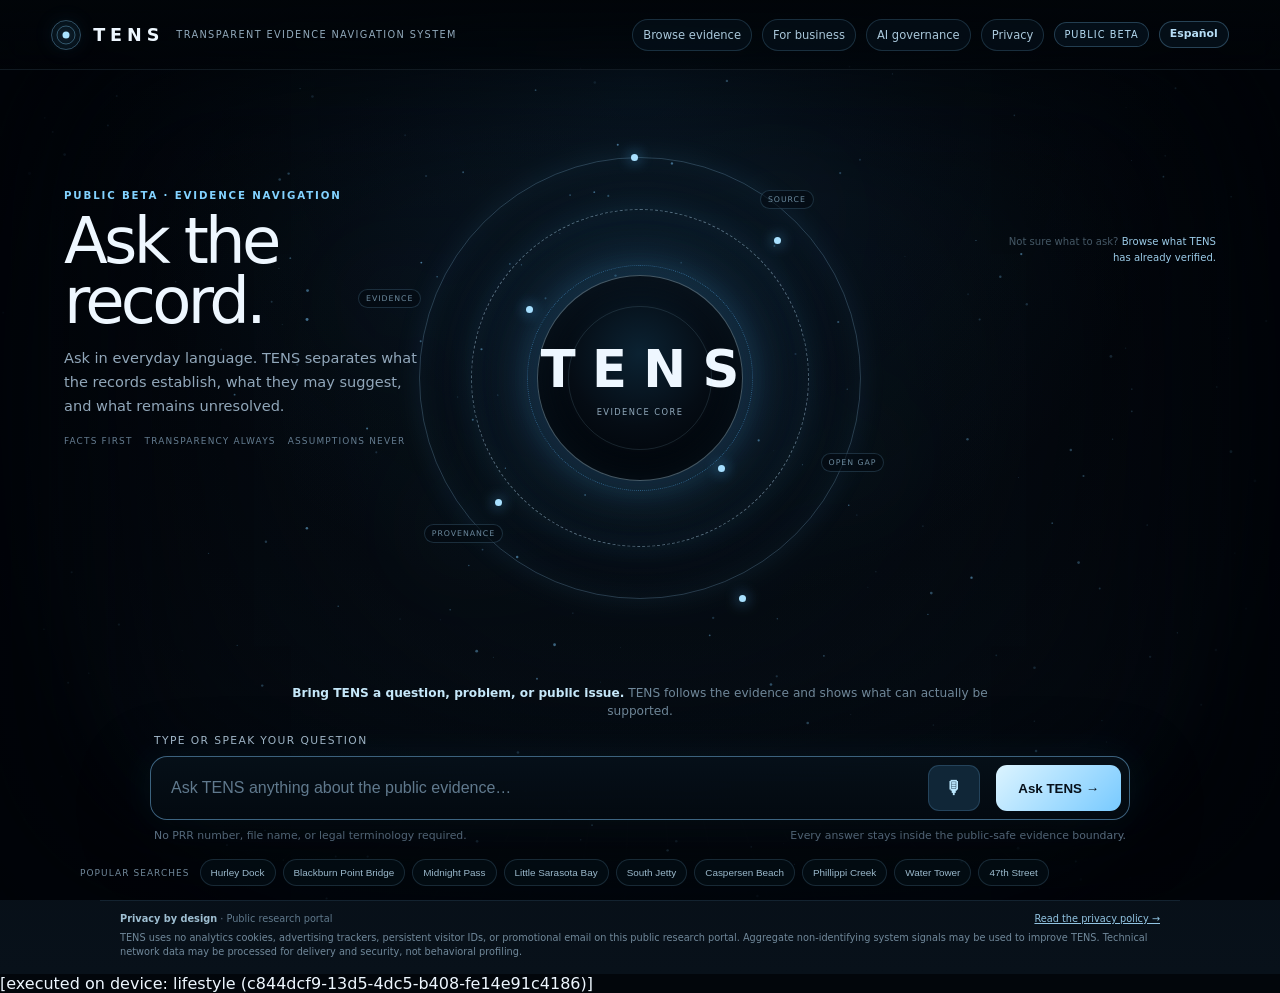
<file: index.html>
<!doctype html>
<html lang="en">
<head>
<meta charset="utf-8">
<meta name="viewport" content="width=device-width,initial-scale=1,viewport-fit=cover">
<meta name="theme-color" content="#02060b">
<meta name="description" content="Ask TENS in everyday language and trace answers back to public evidence.">
<title>Ask TENS — Transparent Evidence Navigation System</title>
<style>
:root{color-scheme:dark;--bg:#02060b;--panel:#07131e;--cyan:#82d2ff;--text:#eef7ff;--muted:#90a8bb;--line:rgba(126,202,252,.25)}*{box-sizing:border-box}html,body{margin:0;min-height:100%;background:var(--bg);color:var(--text);font-family:Inter,ui-sans-serif,system-ui,-apple-system,BlinkMacSystemFont,"Segoe UI",sans-serif;-webkit-font-smoothing:antialiased}body{overflow-x:hidden}.app{min-height:100svh;background:radial-gradient(circle at 50% 8%,rgba(38,106,154,.18),transparent 34rem),linear-gradient(180deg,#02060b 0%,#050b12 58%,#08111a 100%)}header{position:absolute;z-index:30;top:0;left:0;right:0;min-height:70px;padding:14px clamp(16px,4vw,56px);display:flex;align-items:center;justify-content:space-between;gap:20px;border-bottom:1px solid rgba(147,196,235,.11);background:linear-gradient(180deg,rgba(1,5,9,.95),rgba(1,5,9,.48));backdrop-filter:blur(16px)}.brand{display:flex;align-items:center;gap:12px;text-decoration:none;color:inherit;min-width:0}.brandmark{position:relative;width:30px;height:30px;flex:0 0 auto;border:1px solid rgba(132,209,255,.36);border-radius:50%;box-shadow:inset 0 0 15px rgba(83,186,250,.12),0 0 22px rgba(83,186,250,.08)}.brandmark:before,.brandmark:after{content:"";position:absolute;border-radius:50%;left:50%;top:50%;transform:translate(-50%,-50%)}.brandmark:before{width:17px;height:17px;border:1px solid rgba(131,211,255,.35)}.brandmark:after{width:7px;height:7px;background:#a8e2ff;box-shadow:0 0 14px #65c5ff}.brand strong{font-size:1.1rem;letter-spacing:.28em}.brand span{font-size:.61rem;text-transform:uppercase;letter-spacing:.14em;color:#91a9bb}.toplinks{display:flex;align-items:center;gap:10px}.toplinks a{color:#a9c7da;text-decoration:none;font-size:.72rem;padding:8px 10px;border-radius:999px;border:1px solid rgba(129,203,249,.18);background:rgba(7,21,33,.5)}.pill{padding:6px 9px;border:1px solid rgba(129,203,249,.25);border-radius:999px;background:rgba(7,21,33,.7);color:#b7ddf5;font-size:.61rem;letter-spacing:.11em;text-transform:uppercase}.stage{position:relative;min-height:100svh;overflow:hidden;padding:96px 22px 54px;display:flex;align-items:center;justify-content:center;isolation:isolate}.stage:before{content:"";position:absolute;inset:0;background:radial-gradient(circle at 50% 43%,transparent 0 9rem,rgba(1,5,10,.08) 18rem,rgba(1,4,8,.48) 38rem,rgba(1,4,8,.95) 84%);z-index:2;pointer-events:none}.stage:after{content:"";position:absolute;inset:0;box-shadow:inset 0 0 170px 50px #010409;z-index:3;pointer-events:none}canvas{position:absolute;inset:0;width:100%;height:100%;z-index:1}.grid{position:absolute;z-index:0;inset:0;opacity:.16;background-image:linear-gradient(rgba(97,162,204,.08) 1px,transparent 1px),linear-gradient(90deg,rgba(97,162,204,.08) 1px,transparent 1px);background-size:48px 48px;mask-image:radial-gradient(circle at 50% 45%,#000 0,transparent 68%);transform:perspective(600px) rotateX(58deg) translateY(48%);transform-origin:center bottom}.portal{position:absolute;z-index:4;left:50%;top:42%;width:min(38vw,470px);aspect-ratio:1;transform:translate(-50%,-50%);display:grid;place-items:center;filter:drop-shadow(0 0 48px rgba(93,191,255,.2))}.ring{position:absolute;border-radius:50%;inset:0;border:1px solid rgba(151,213,255,.24);box-shadow:0 0 28px rgba(92,184,255,.09),inset 0 0 32px rgba(92,184,255,.06)}.ring:before,.ring:after{content:"";position:absolute;width:7px;height:7px;border-radius:50%;background:#a9e1ff;box-shadow:0 0 14px #58baff}.ring:before{top:-4px;left:48%}.ring:after{bottom:-4px;right:26%}.r1{inset:3%;animation:spin 30s linear infinite}.r2{inset:14%;border-style:dashed;border-color:rgba(189,229,255,.42);animation:spinReverse 18s linear infinite}.r3{inset:26%;border-style:dotted;border-color:rgba(92,184,255,.42);animation:spin 12s linear infinite}.r4{inset:34%;border-style:dashed;border-color:rgba(142,210,250,.28);animation:spinReverse 8s linear infinite}.r2:before{top:8%;left:auto;right:8%}.r2:after{bottom:12%;right:auto;left:7%}.r3:before{top:18%;left:-2px}.r3:after{bottom:8%;right:12%}.r4:before{top:-3px;left:24%}.r4:after{bottom:18%;right:-3px}.core{position:relative;width:44%;aspect-ratio:1;border-radius:50%;display:flex;flex-direction:column;align-items:center;justify-content:center;gap:8px;background:radial-gradient(circle at 50% 38%,#0b2232 0,#050c14 45%,#01050a 73%);border:1px solid rgba(186,229,255,.36);box-shadow:0 0 65px rgba(78,178,244,.14),inset 0 0 34px rgba(99,196,255,.07)}.core:after{content:"";position:absolute;inset:15%;border-radius:50%;border:1px solid rgba(171,224,255,.12)}.core strong{font-size:clamp(1.45rem,4vw,3.2rem);letter-spacing:.32em;margin-left:.32em;font-weight:610}.core span{text-transform:uppercase;letter-spacing:.17em;font-size:.52rem;color:#91a9bb}.label{position:absolute;padding:4px 7px;border:1px solid rgba(132,202,246,.18);border-radius:999px;background:rgba(4,12,18,.58);font-size:.49rem;text-transform:uppercase;letter-spacing:.12em;color:rgba(169,213,240,.62);white-space:nowrap}.l1{top:10%;right:13%}.l2{bottom:15%;left:4%}.l3{top:31%;left:-10%}.l4{bottom:30%;right:-2%}.intro{position:absolute;z-index:6;left:clamp(24px,5vw,76px);top:21%;max-width:360px}.eyebrow{margin:0 0 10px;color:var(--cyan);text-transform:uppercase;letter-spacing:.18em;font-size:.64rem;font-weight:800}.intro h1{margin:0 0 15px;font-size:clamp(2.35rem,5vw,4.45rem);font-weight:420;letter-spacing:-.058em;line-height:.94}.intro>p:not(.eyebrow){margin:0;color:#91a7ba;line-height:1.64;font-size:.91rem}.principles{display:flex;flex-wrap:wrap;gap:7px 12px;margin-top:18px;color:#647c90;font-size:.56rem;text-transform:uppercase;letter-spacing:.13em}.problem-invite{position:absolute;z-index:7;left:50%;bottom:180px;width:min(760px,calc(100% - 44px));transform:translateX(-50%);text-align:center;color:#8da7b8;font-size:.76rem;line-height:1.5}.problem-invite strong{color:#c6e8fa;font-weight:760}.problem-invite span{color:#6f8799}.search{position:absolute;z-index:8;left:50%;bottom:58px;width:min(980px,calc(100% - 44px));transform:translateX(-50%)}.search label{display:block;margin:0 0 9px 4px;font-size:.67rem;letter-spacing:.13em;text-transform:uppercase;color:#adc3d5}.shell{display:grid;grid-template-columns:1fr auto auto;align-items:stretch;border:1px solid rgba(126,201,252,.46);border-radius:17px;background:linear-gradient(180deg,rgba(6,16,25,.94),rgba(3,10,17,.94));box-shadow:0 18px 70px rgba(0,0,0,.47),0 0 42px rgba(64,166,238,.09);backdrop-filter:blur(20px);overflow:hidden}.shell input{width:100%;min-height:62px;padding:18px 20px;border:0;outline:0;background:transparent;color:#eef8ff;font-size:1rem}.shell input::placeholder{color:#60798d}.shell button{margin:8px;border:0;border-radius:11px;font-weight:820;cursor:pointer}.mic{width:52px;padding:0;background:#102637;color:#bce8ff;border:1px solid rgba(126,201,252,.18)!important;font-size:1.12rem;touch-action:manipulation}.mic:disabled{opacity:.45;cursor:not-allowed}.mic.listening{color:#f2fff7;background:#071b12!important;border-color:rgba(121,215,167,.62)!important;box-shadow:inset 0 0 0 1px rgba(121,215,167,.28),0 0 0 3px rgba(121,215,167,.16),0 0 28px rgba(121,215,167,.28)}.submit{padding:0 22px;color:#06101a;background:linear-gradient(135deg,#dcf4ff,#78caff);touch-action:manipulation}.foot{display:flex;justify-content:space-between;gap:20px;margin:9px 4px 0;color:#698196;font-size:.68rem}.voice-status{min-height:19px;margin:6px 4px 0;color:#8db0c5;font-size:.7rem}.voice-status:empty{display:none}.popular{position:absolute;z-index:9;left:50%;bottom:10px;width:min(1120px,calc(100% - 28px));transform:translateX(-50%);display:flex;align-items:center;gap:7px;overflow-x:auto;padding:2px 0 4px;scrollbar-width:none}.popular::-webkit-scrollbar{display:none}.popular-label{flex:0 0 auto;color:#6f8799;font-size:.56rem;letter-spacing:.12em;text-transform:uppercase;margin-right:3px}.popular button{flex:0 0 auto;padding:7px 10px;border:1px solid rgba(129,194,235,.17);border-radius:999px;background:rgba(4,14,22,.72);color:#9ab9cc;font-size:.62rem;cursor:pointer;white-space:nowrap}.popular button:hover,.popular button:focus-visible{color:#d8f2ff;border-color:rgba(129,203,249,.46);outline:none}.flychar{position:fixed;z-index:80;left:0;top:0;pointer-events:none;color:#cceeff;font:700 14px/1 Inter,system-ui,sans-serif;text-shadow:0 0 10px rgba(88,191,255,.9);will-change:transform,opacity}.portal.ingest{filter:drop-shadow(0 0 48px rgba(93,191,255,.2))}.portal.ingest .core{box-shadow:0 0 65px rgba(78,178,244,.14),inset 0 0 34px rgba(99,196,255,.07)}.browsehint{position:absolute;z-index:6;right:clamp(22px,5vw,72px);top:26%;max-width:220px;text-align:right;color:rgba(116,145,166,.58);font-size:.63rem;line-height:1.55}.browsehint a{color:#9bcbe8;text-decoration:none}.browsehint a:hover{text-decoration:underline}.privacy-strip{width:min(1080px,calc(100% - 36px));margin:0 auto;padding:11px 20px 15px;border-top:1px solid rgba(126,201,252,.1);color:#70889a;font-size:.61rem;line-height:1.45}.privacy-strip strong{color:#9fbfd2}.privacy-strip a{color:#92c4e2}.privacy-meta{display:flex;justify-content:space-between;gap:16px;flex-wrap:wrap;margin-bottom:5px;color:#60798c}@keyframes spin{to{transform:rotate(360deg)}}@keyframes spinReverse{to{transform:rotate(-360deg)}}@keyframes pulse{0%,100%{transform:scale(.96);opacity:.58}50%{transform:scale(1.04);opacity:1}}@media(max-width:980px){.brand span{display:none}.portal{top:42%;width:min(70vw,430px)}.intro{top:96px;left:22px;right:22px;max-width:520px}.intro h1{font-size:2.8rem}.browsehint{display:none}.problem-invite{bottom:180px;font-size:.7rem}.search{bottom:58px}}@media(max-width:650px){header{min-height:62px;padding:12px 15px}.brand strong{font-size:1rem}.pill{display:none}.toplinks{gap:6px}.toplinks a{font-size:.65rem;padding:7px 9px}.toplinks a:nth-of-type(1),.toplinks a:nth-of-type(3),.toplinks a:nth-of-type(4){display:none}.intro{top:78px}.intro h1{font-size:2.25rem}.intro>p:not(.eyebrow){font-size:.78rem;line-height:1.5;max-width:325px}.portal{top:43%;width:86vw}.problem-invite{bottom:228px;width:calc(100% - 28px);font-size:.64rem}.problem-invite span{display:none}.search{width:calc(100% - 22px);bottom:64px}.search label{font-size:.55rem}.shell{grid-template-columns:1fr 48px;border-radius:14px}.shell input{min-height:54px;padding:15px}.shell button{height:46px;margin:6px}.submit{grid-column:1/-1;margin:0 7px 7px!important}.foot{display:block;font-size:.6rem;line-height:1.45}.examples{margin-top:5px;gap:5px}.examples button{font-size:.56rem;padding:6px 8px}.popular{bottom:6px}.popular-label{font-size:.64rem}.popular button{min-height:44px;padding:10px 12px;font-size:.76rem}}@media(max-height:720px) and (max-width:650px){.intro>p:not(.eyebrow),.principles{display:none}.portal{top:38%;width:64vw}.problem-invite{bottom:218px}.search{bottom:58px}.popular{bottom:5px}.popular button{min-height:44px;padding:9px 10px;font-size:.72rem}}@media(prefers-reduced-motion:reduce){.ring{animation:none!important}}

body.page-build-in header,
body.page-build-in .intro,
body.page-build-in .browsehint,
body.page-build-in .problem-invite,
body.page-build-in .search,
body.page-build-in .popular,
body.page-build-in .privacy-strip,
body.page-build-in .portal{opacity:0}
</style>
<link rel="stylesheet" href="tens-share.css">
</head>
<body class="page-build-in">
<div class="app">
<header>
  <a class="brand" href="index.html" aria-label="Ask TENS home"><div class="brandmark" aria-hidden="true"></div><strong>TENS</strong><span>Transparent Evidence Navigation System</span></a>
  <div class="toplinks"><a href="browse.html">Browse evidence</a><a href="business.html">For business</a><a href="governance.html">AI governance</a><a href="privacy.html">Privacy</a><div class="pill">Public beta</div></div>
</header>
<main class="stage">
<canvas id="stars" aria-hidden="true"></canvas><div class="grid" aria-hidden="true"></div>
<div class="portal" aria-hidden="true"><div class="ring r1"></div><div class="ring r2"></div><div class="ring r3"></div><div class="ring r4"></div><span class="label l1">Source</span><span class="label l2">Provenance</span><span class="label l3">Evidence</span><span class="label l4">Open gap</span><div class="core"><strong>TENS</strong><span>Evidence core</span></div></div>
<section class="intro"><p class="eyebrow">Public beta · Evidence navigation</p><h1>Ask the record.</h1><p>Ask in everyday language. TENS separates what the records establish, what they may suggest, and what remains unresolved.</p><div class="principles"><span>Facts first</span><span>Transparency always</span><span>Assumptions never</span></div></section>
<div class="browsehint">Not sure what to ask? <a href="browse.html">Browse what TENS has already verified.</a></div>
<div class="problem-invite"><strong>Bring TENS a question, problem, or public issue.</strong> <span>TENS follows the evidence and shows what can actually be supported.</span></div>
<form class="search" id="search"><label for="q">Type or speak your question</label><div class="shell"><input id="q" maxlength="4000" placeholder="Ask TENS anything about the public evidence…" autocomplete="off" enterkeyhint="search"><button id="mic" class="mic" type="button" aria-label="Start voice input" aria-pressed="false" title="Speak your question">🎙</button><button class="submit" type="submit">Ask TENS →</button></div><div id="voiceStatus" class="voice-status" aria-live="polite"></div><div class="foot"><span>No PRR number, file name, or legal terminology required.</span><span>Every answer stays inside the public-safe evidence boundary.</span></div></form>
<nav class="popular" aria-label="Popular TENS searches"><span class="popular-label">Popular searches</span><button type="button" data-q="What government records establish the status of the proposed Hurley Dock in Lyons Bay?" data-q-es="¿Qué establecen los registros públicos sobre el muelle propuesto en Lyons Bay?" data-href="hurley-dock.html">Hurley Dock</button><button type="button" data-q="What does the record establish about Blackburn Point Bridge?" data-q-es="¿Qué establece el registro sobre Blackburn Point Bridge?" data-href="topic.html?id=blackburn">Blackburn Point Bridge</button><button type="button" data-q="What does the record establish about Midnight Pass?" data-q-es="¿Qué establece el registro sobre Midnight Pass?" data-href="topic.html?id=midnight">Midnight Pass</button><button type="button" data-q="What does the record establish about Little Sarasota Bay?" data-q-es="¿Qué establece el registro sobre Little Sarasota Bay?" data-href="topic.html?id=little-sarasota-bay">Little Sarasota Bay</button><button type="button" data-q="What does the record establish about South Jetty?" data-q-es="¿Qué establece el registro sobre South Jetty?" data-href="topic.html?id=south-jetty">South Jetty</button><button type="button" data-q="What does the record establish about Caspersen Beach Park?" data-q-es="¿Qué establece el registro sobre Caspersen Beach Park?" data-href="topic.html?id=caspersen">Caspersen Beach</button><button type="button" data-q="What does the record establish about Phillippi Creek?" data-q-es="¿Qué establece el registro sobre Phillippi Creek?" data-href="topic.html?id=phillippi-creek">Phillippi Creek</button><button type="button" data-q="What does the record establish about the water tower project?" data-q-es="¿Qué establece el registro sobre el proyecto de la torre de agua?" data-href="topic.html?id=water-tower">Water Tower</button><button type="button" data-q="What does the record establish about 47th Street?" data-q-es="¿Qué establece el registro sobre 47th Street?" data-href="topic.html?id=47th-street">47th Street</button></nav>
</main>
<section class="privacy-strip"><div class="privacy-meta"><span><strong>Privacy by design</strong> · Public research portal</span><a href="privacy.html">Read the privacy policy →</a></div>TENS uses no analytics cookies, advertising trackers, persistent visitor IDs, or promotional email on this public research portal. Aggregate non-identifying system signals may be used to improve TENS. Technical network data may be processed for delivery and security, not behavioral profiling.</section>
</div>
<script src="tens-business-capabilities.js"></script>
<script src="tens-i18n.js"></script>
<script>
(()=>{
const c=document.getElementById('stars'),x=c.getContext('2d');let w=0,h=0,d=1;const pts=Array.from({length:220},()=>({x:Math.random(),y:Math.random(),r:.35+Math.random()*1.05,a:.16+Math.random()*.48,p:Math.random()*Math.PI*2,s:.0007+Math.random()*.0018}));
function size(){d=Math.min(devicePixelRatio||1,2);w=c.clientWidth;h=c.clientHeight;c.width=w*d;c.height=h*d;x.setTransform(d,0,0,d,0,0)}function paintStars(t=0){x.clearRect(0,0,w,h);for(const a of pts){const tw=(Math.sin(a.p+t*a.s)+1)/2,alpha=a.a*(.72+tw*.28),r=a.r*(.9+tw*.18);x.fillStyle=`rgba(126,205,255,${alpha})`;x.beginPath();x.arc(a.x*w,a.y*h,r,0,Math.PI*2);x.fill()}}function animateStars(t){paintStars(t);requestAnimationFrame(animateStars)}addEventListener('resize',()=>{size();paintStars(performance.now())});size();if(matchMedia('(prefers-reduced-motion: reduce)').matches){paintStars(0)}else{requestAnimationFrame(animateStars)}
const form=document.getElementById('search'),q=document.getElementById('q'),mic=document.getElementById('mic'),status=document.getElementById('voiceStatus'),portal=document.querySelector('.portal');let navigating=false;function resetPopularNavigation(){navigating=false;document.querySelectorAll('.flychar').forEach(x=>x.remove());portal.classList.remove('ingest');q.style.color='';q.style.transition='';document.querySelectorAll('[data-q]').forEach(b=>{b.style.color='';b.style.transition=''})}addEventListener('pageshow',()=>{navigating=false;document.querySelectorAll('.flychar').forEach(x=>x.remove());portal.classList.remove('ingest');q.style.color='';document.querySelectorAll('[data-q]').forEach(b=>{b.style.color='';b.style.transition=''})});addEventListener('pagehide',()=>{navigating=false});addEventListener('popstate',()=>{navigating=false});document.addEventListener('visibilitychange',()=>{if(document.visibilityState==='visible')navigating=false});const demo=new URLSearchParams(location.search).get('demo');if(demo&&!q.value)q.value=demo;
function destination(v){const business=window.TENS_BUSINESS_CAPABILITIES?.isBusinessIntent?.(v)||/\b(i own|we own|my business|my company|our business|our company|what can tens do for|how can tens help|mi negocio|mi empresa|que puede hacer tens|cómo puede ayudar tens|como puede ayudar tens)\b/i.test(v);return business?`results.html?mode=business&q=${encodeURIComponent(v)}`:`results.html?q=${encodeURIComponent(v)}`}
function animateIntoPortal(v,source,displayText=v){return new Promise(resolve=>{
 if(matchMedia('(prefers-reduced-motion: reduce)').matches||!Element.prototype.animate){resolve();return}
 const core=document.querySelector('.core'),src=source||q,sr=src.getBoundingClientRect(),tr=core.getBoundingClientRect(),tx=tr.left+tr.width/2,ty=tr.top+tr.height/2;
 const raw=String(displayText||v),chars=[...raw].filter(ch=>/\p{L}/u.test(ch)).slice(0,96);if(!chars.length){resolve();return}
 const pr=portal.getBoundingClientRect(),outer=Math.max(150,Math.min(Math.min(pr.width,pr.height)*.52,300)),visualSource=src===q||src.tagName==='INPUT'?q:src,positions=[];
 const style=getComputedStyle(visualSource),canvas=document.createElement('canvas'),ctx=canvas.getContext('2d'),font=style.font||(`${style.fontSize} ${style.fontFamily}`);ctx.font=font;
 if(visualSource===q){
   const r=q.getBoundingClientRect(),pad=parseFloat(style.paddingLeft)||0,scroll=q.scrollLeft||0,full=[...raw];let cursor=r.left+pad-scroll;
   for(const ch of full){const w=ctx.measureText(ch).width;if(/\p{L}/u.test(ch)&&positions.length<96)positions.push({x:cursor,y:r.top+r.height/2,w});cursor+=w}
 }else{
   const r=visualSource.getBoundingClientRect(),full=[...raw],widths=full.map(ch=>ctx.measureText(ch).width),total=widths.reduce((a,b)=>a+b,0);let cursor=r.left+(r.width-total)/2;
   full.forEach((ch,j)=>{if(/\p{L}/u.test(ch)&&positions.length<96)positions.push({x:cursor,y:r.top+r.height/2,w:widths[j]});cursor+=widths[j]})
 }
 if(!positions.length){resolve();return}
 const originalColor=visualSource.style.color,originalTransition=visualSource.style.transition;
 portal.classList.add('ingest');
 const particles=chars.map((ch,i)=>{
   const el=document.createElement('span');el.className='flychar';el.textContent=ch;el.style.font=font;document.body.appendChild(el);
   const p=positions[Math.min(i,positions.length-1)],baseX=p.x+p.w/2,baseY=p.y,phase=-Math.PI/2+(i/chars.length)*Math.PI*2;
   return {el,baseX,baseY,phase,loosenX:((i%5)-2)*5.5,loosenY:-12-((i%4)*4),delay:i*5};
 });
 const hold=320,breakEnd=2050,funnelEnd=3050,spiralEnd=6750,sinkEnd=7700,spiralTurns=5.15,start=performance.now();
 const smooth=u=>u*u*(3-2*u),clamp=u=>Math.max(0,Math.min(1,u));
 setTimeout(()=>{visualSource.style.transition='color .8s ease';visualSource.style.color='transparent'},590);
 function place(p,x,y,rot,scale,opacity=1,blur=0){p.el.style.left=`${x}px`;p.el.style.top=`${y}px`;p.el.style.transform=`translate(-50%,-50%) rotate(${rot}rad) scale(${scale})`;p.el.style.opacity=String(opacity);p.el.style.filter=blur?`blur(${blur}px)`:'blur(0px)'}
 function frame(now){
     let active=false;
     for(const p of particles){
       const t=now-start-p.delay;if(t<0){active=true;place(p,p.baseX,p.baseY,0,1);continue}
       if(t>=sinkEnd){p.el.remove();continue}
       active=true;
       const stagger=((p.delay/5)%7)-3,entryRadius=outer*(.69+stagger*.012),entryAngle=p.phase+.12+stagger*.018;
       const entryX=tx+Math.cos(entryAngle)*entryRadius,entryY=ty+Math.sin(entryAngle)*entryRadius*.74;
       if(t<=hold){place(p,p.baseX,p.baseY,0,1);continue}
       if(t<breakEnd){
         const u=smooth(clamp((t-hold)/(breakEnd-hold))),rot=((p.delay/5)%2?1:-1)*.2*u;
         place(p,p.baseX+p.loosenX*u,p.baseY+p.loosenY*u,rot,1-.025*u);continue
       }
       if(t<funnelEnd){
         const u=smooth(clamp((t-breakEnd)/(funnelEnd-breakEnd))),sx=p.baseX+p.loosenX,sy=p.baseY+p.loosenY;
         const side=Math.sin(Math.PI*u)*(16+Math.abs(stagger)*3),normal=entryAngle+Math.PI/2;
         const x=sx+(entryX-sx)*u+Math.cos(normal)*side,y=sy+(entryY-sy)*u+Math.sin(normal)*side*.55;
         place(p,x,y,entryAngle*.28*u,.98-.055*u);continue
       }
       if(t<spiralEnd){
         const u=clamp((t-funnelEnd)/(spiralEnd-funnelEnd)),radial=Math.pow(u,1.06);
         const overlap=.032*Math.sin(u*9+p.phase*2.4)+.014*Math.sin(u*17+stagger);
         const radius=entryRadius*Math.max(.018,(1-.982*Math.pow(u,.88)+overlap));
         const theta=entryAngle+(u*.40+u*u*.60)*spiralTurns*Math.PI*2+stagger*.035;
         const depth=18*Math.pow(u,1.28),x=tx+Math.cos(theta)*radius,y=ty+Math.sin(theta)*radius*.72+depth;
         place(p,x,y,theta*.74,.94-.44*u,1,.22*Math.pow(u,3));continue
       }
       const u=clamp((t-spiralEnd)/(sinkEnd-spiralEnd)),endTheta=entryAngle+spiralTurns*Math.PI*2,endRadius=entryRadius*.045;
       const theta=endTheta+u*1.12*Math.PI*2,radius=endRadius*(1-u),depth=18+66*Math.pow(u,1.4),opacity=u<.74?1:1-(u-.74)/.26;
       place(p,tx+Math.cos(theta)*radius,ty+Math.sin(theta)*radius*.68+depth,theta,.5*Math.pow(1-u,.58),clamp(opacity),3.2*Math.pow(u,1.8));
     }
     if(active){requestAnimationFrame(frame);return}
     portal.classList.remove('ingest');visualSource.style.color=originalColor;visualSource.style.transition=originalTransition;resolve()
   }
 requestAnimationFrame(frame)
})}
async function go(v=q.value.trim(),source=q,displayText=v,href=''){if(!v){status.textContent=window.TENS_I18N?.lang?.()==='es'?'Escribe una pregunta o pulsa primero el micrófono.':'Type a question or tap the microphone first.';q.focus();return}if(navigating&&!document.querySelector('.flychar'))navigating=false;if(navigating)return;navigating=true;await animateIntoPortal(v,source,displayText);location.href=href||destination(v)}
form.addEventListener('submit',e=>{e.preventDefault();go(q.value.trim(),q,q.value.trim())});document.querySelectorAll('[data-q]').forEach(b=>b.addEventListener('click',()=>{resetPopularNavigation();const v=window.TENS_I18N?.lang?.()==='es'&&(b.dataset.qEs||'').trim()?b.dataset.qEs:b.dataset.q;go(v,b,b.textContent.trim(),(b.dataset.href||'').trim())}));

function playPageBuild(){
  if(matchMedia('(prefers-reduced-motion: reduce)').matches){document.body.classList.remove('page-build-in');return}
  const portalEl=document.querySelector('.portal'),headerEl=document.querySelector('header'),introKids=[...document.querySelectorAll('.intro>*')],browseEl=document.querySelector('.browsehint'),inviteEl=document.querySelector('.problem-invite'),searchEl=document.querySelector('.search'),popularKids=[...document.querySelectorAll('.popular>*')],privacyEl=document.querySelector('.privacy-strip');
  const all=[portalEl,headerEl,...introKids,browseEl,inviteEl,searchEl,...popularKids,privacyEl].filter(Boolean);
  all.forEach(el=>el.style.opacity='0');
  document.body.classList.remove('page-build-in');
  const run=(el,keyframes,options)=>{if(!el)return;const a=el.animate(keyframes,{fill:'both',easing:'cubic-bezier(.2,.75,.22,1)',...options});a.onfinish=()=>{a.cancel();el.style.opacity=''}};
  run(portalEl,[{opacity:0,transform:'translate(-50%,-50%) scale(.62)',filter:'blur(12px)'},{opacity:1,transform:'translate(-50%,-50%) scale(1.04)',filter:'blur(0)'},{opacity:1,transform:'translate(-50%,-50%) scale(1)',filter:'blur(0)'}],{duration:1050,delay:80});
  run(headerEl,[{opacity:0,transform:'translateY(-54px)',filter:'blur(5px)'},{opacity:1,transform:'translateY(0)',filter:'blur(0)'}],{duration:620,delay:520});
  introKids.forEach((el,i)=>run(el,[{opacity:0,transform:`translate(${-70+i*10}px,${-55-i*7}px) scale(.97)`,filter:'blur(5px)'},{opacity:1,transform:'translate(0,0) scale(1)',filter:'blur(0)'}],{duration:720,delay:760+i*115}));
  run(browseEl,[{opacity:0,transform:'translate(95px,-42px)',filter:'blur(5px)'},{opacity:1,transform:'translate(0,0)',filter:'blur(0)'}],{duration:720,delay:980});
  run(inviteEl,[{opacity:0,transform:'translate(-50%,-60px) scale(.96)',filter:'blur(5px)'},{opacity:1,transform:'translate(-50%,0) scale(1)',filter:'blur(0)'}],{duration:720,delay:1130});
  run(searchEl,[{opacity:0,transform:'translate(-50%,70px) scale(.97)',filter:'blur(6px)'},{opacity:1,transform:'translate(-50%,0) scale(1)',filter:'blur(0)'}],{duration:760,delay:1260});
  popularKids.forEach((el,i)=>run(el,[{opacity:0,transform:`translate(${(i%2?1:-1)*(35+i*4)}px,44px) scale(.9)`,filter:'blur(4px)'},{opacity:1,transform:'translate(0,0) scale(1)',filter:'blur(0)'}],{duration:560,delay:1480+i*70}));
  run(privacyEl,[{opacity:0,transform:'translateY(35px)'},{opacity:1,transform:'translateY(0)'}],{duration:600,delay:1770});
}
requestAnimationFrame(()=>requestAnimationFrame(playPageBuild));

const SR=window.SpeechRecognition||window.webkitSpeechRecognition;let rec=null,listening=false,finalText='',manualVoiceStop=false,restartTimer=null;
function setListening(on,msg){listening=on;mic.classList.toggle('listening',on);mic.setAttribute('aria-pressed',String(on));mic.setAttribute('aria-label',on?'Stop voice input':'Start voice input');if(msg)status.textContent=msg}
if(!window.isSecureContext){mic.disabled=true;status.textContent='Voice input needs a secure HTTPS connection. You can still type your question.'}
else if(!SR){mic.disabled=true;status.textContent='Voice input is not available in this browser. You can still type your question.'}
else{
 rec=new SR();rec.lang=window.TENS_I18N?.lang?.()==='es'?'es-US':'en-US';rec.interimResults=true;rec.continuous=true;rec.maxAlternatives=1;
 rec.onstart=()=>{setListening(true,'Listening… keep talking. Natural pauses are okay. Tap the microphone when you are finished.')};
 rec.onresult=e=>{let interim='';for(let i=e.resultIndex;i<e.results.length;i++){const t=e.results[i][0].transcript.trim();if(e.results[i].isFinal){if(t)finalText+=(finalText?' ':'')+t}else if(t)interim+=(interim?' ':'')+t}q.value=[finalText,interim].filter(Boolean).join(' ').trim();status.textContent='Listening… keep talking. Tap the microphone when you are finished.'};
 rec.onerror=e=>{
   if(e.error==='aborted'&&manualVoiceStop)return;
   if(e.error==='no-speech'&&listening&&!manualVoiceStop){status.textContent='Listening… keep talking when you are ready.';return}
   const m={"not-allowed":'Microphone permission was blocked. Allow microphone access in your browser or type your question.',"audio-capture":'No microphone was detected. You can type your question instead.',"network":'Voice recognition could not reach the speech service. You can type your question instead.'}[e.error]||('Voice input stopped ('+e.error+'). You can type your question instead.');
   manualVoiceStop=true;setListening(false,m)
 };
 rec.onend=()=>{
   if(listening&&!manualVoiceStop){
     clearTimeout(restartTimer);
     restartTimer=setTimeout(()=>{try{rec.lang=window.TENS_I18N?.lang?.()==='es'?'es-US':'en-US';rec.start()}catch{restartTimer=setTimeout(()=>{if(listening&&!manualVoiceStop){try{rec.start()}catch{setListening(false,'Voice input stopped. Tap the microphone to continue.')}}},650)}},250);
     status.textContent='Listening… continuing after the pause.';
     return
   }
   if(manualVoiceStop)setListening(false,finalText?'Voice captured. Review the words, then tap Ask TENS.':'Voice input stopped. Tap the microphone to try again.')
 };
 mic.addEventListener('click',()=>{
   if(listening){manualVoiceStop=true;clearTimeout(restartTimer);setListening(false,finalText?'Voice captured. Review the words, then tap Ask TENS.':'Voice stopped.');try{rec.stop()}catch{};return}
   try{manualVoiceStop=false;finalText='';rec.lang=window.TENS_I18N?.lang?.()==='es'?'es-US':'en-US';status.textContent='';rec.start()}catch{setListening(false,'Voice input is resetting. Tap the microphone again.')}
 })
}
})();
</script>
</body>
</html>

[executed on device: lifestyle (c844dcf9-13d5-4dc5-b408-fe14e91c4186)]
</file>
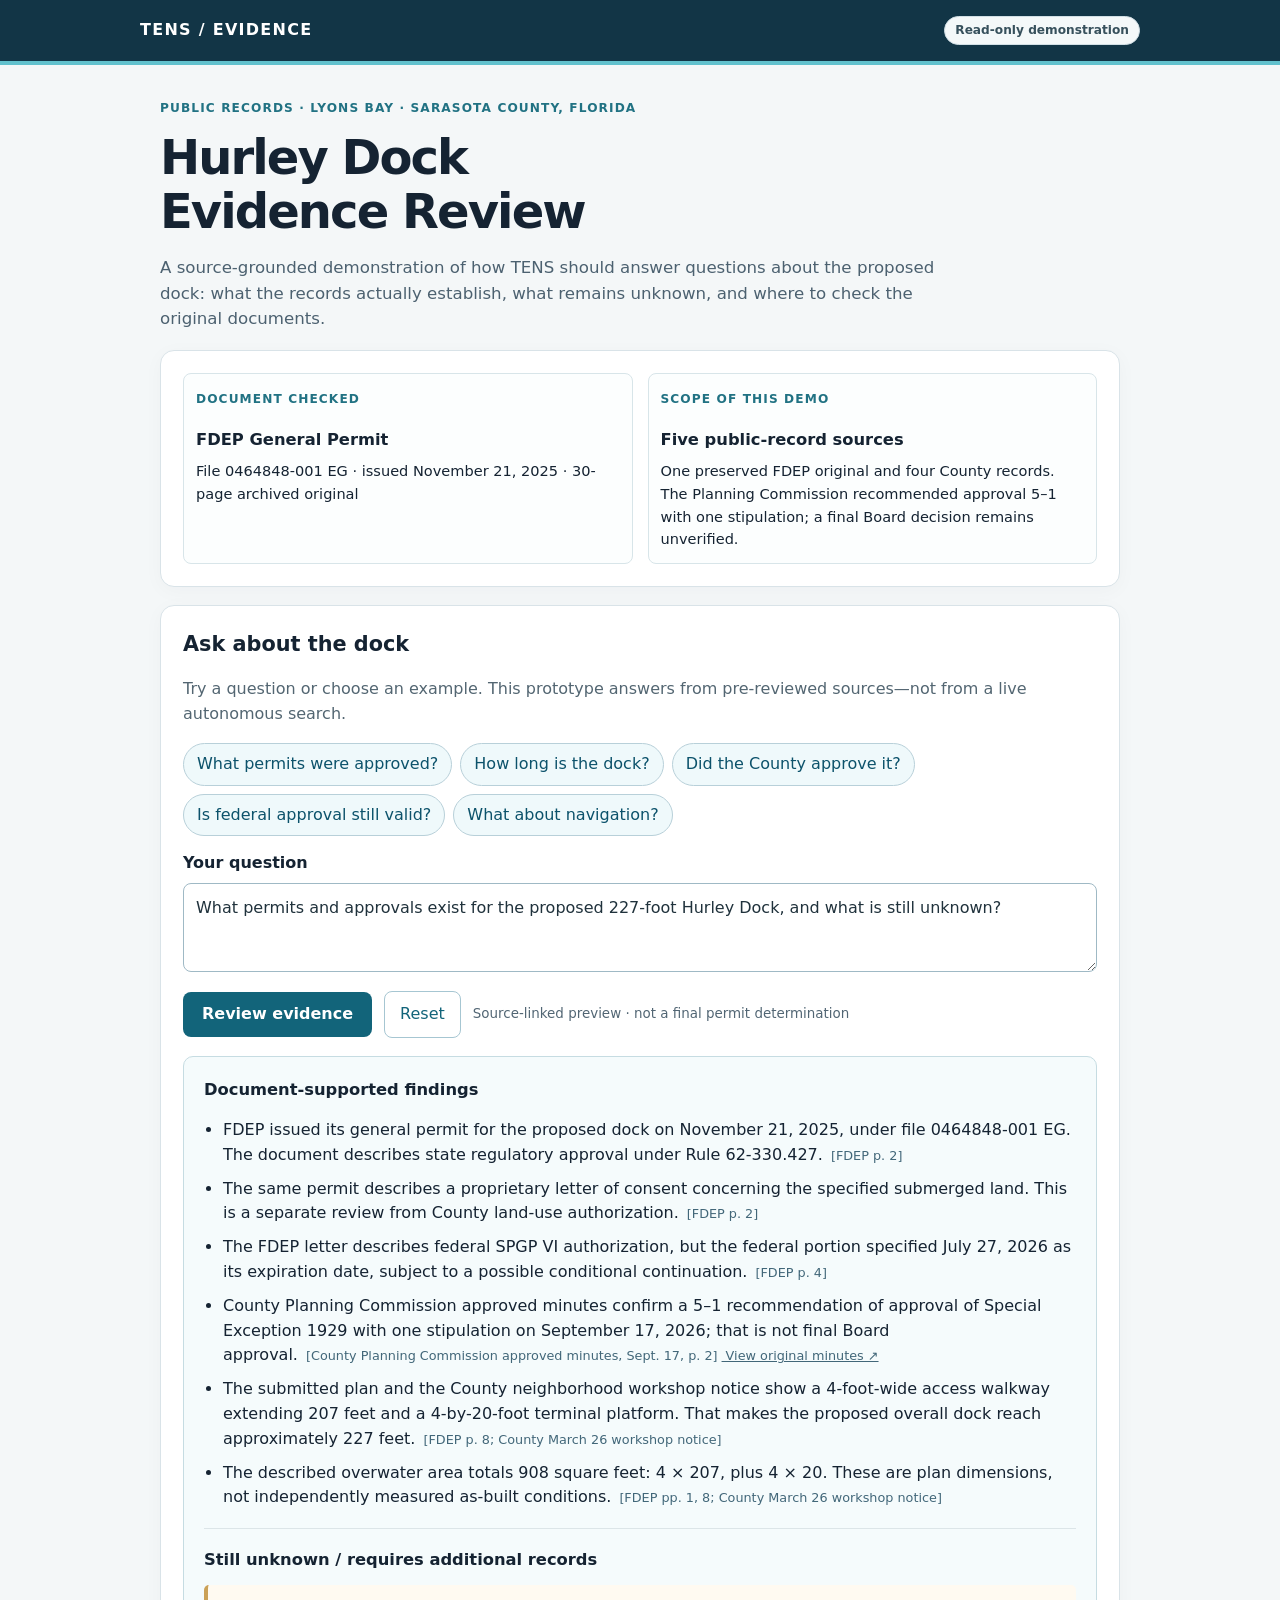
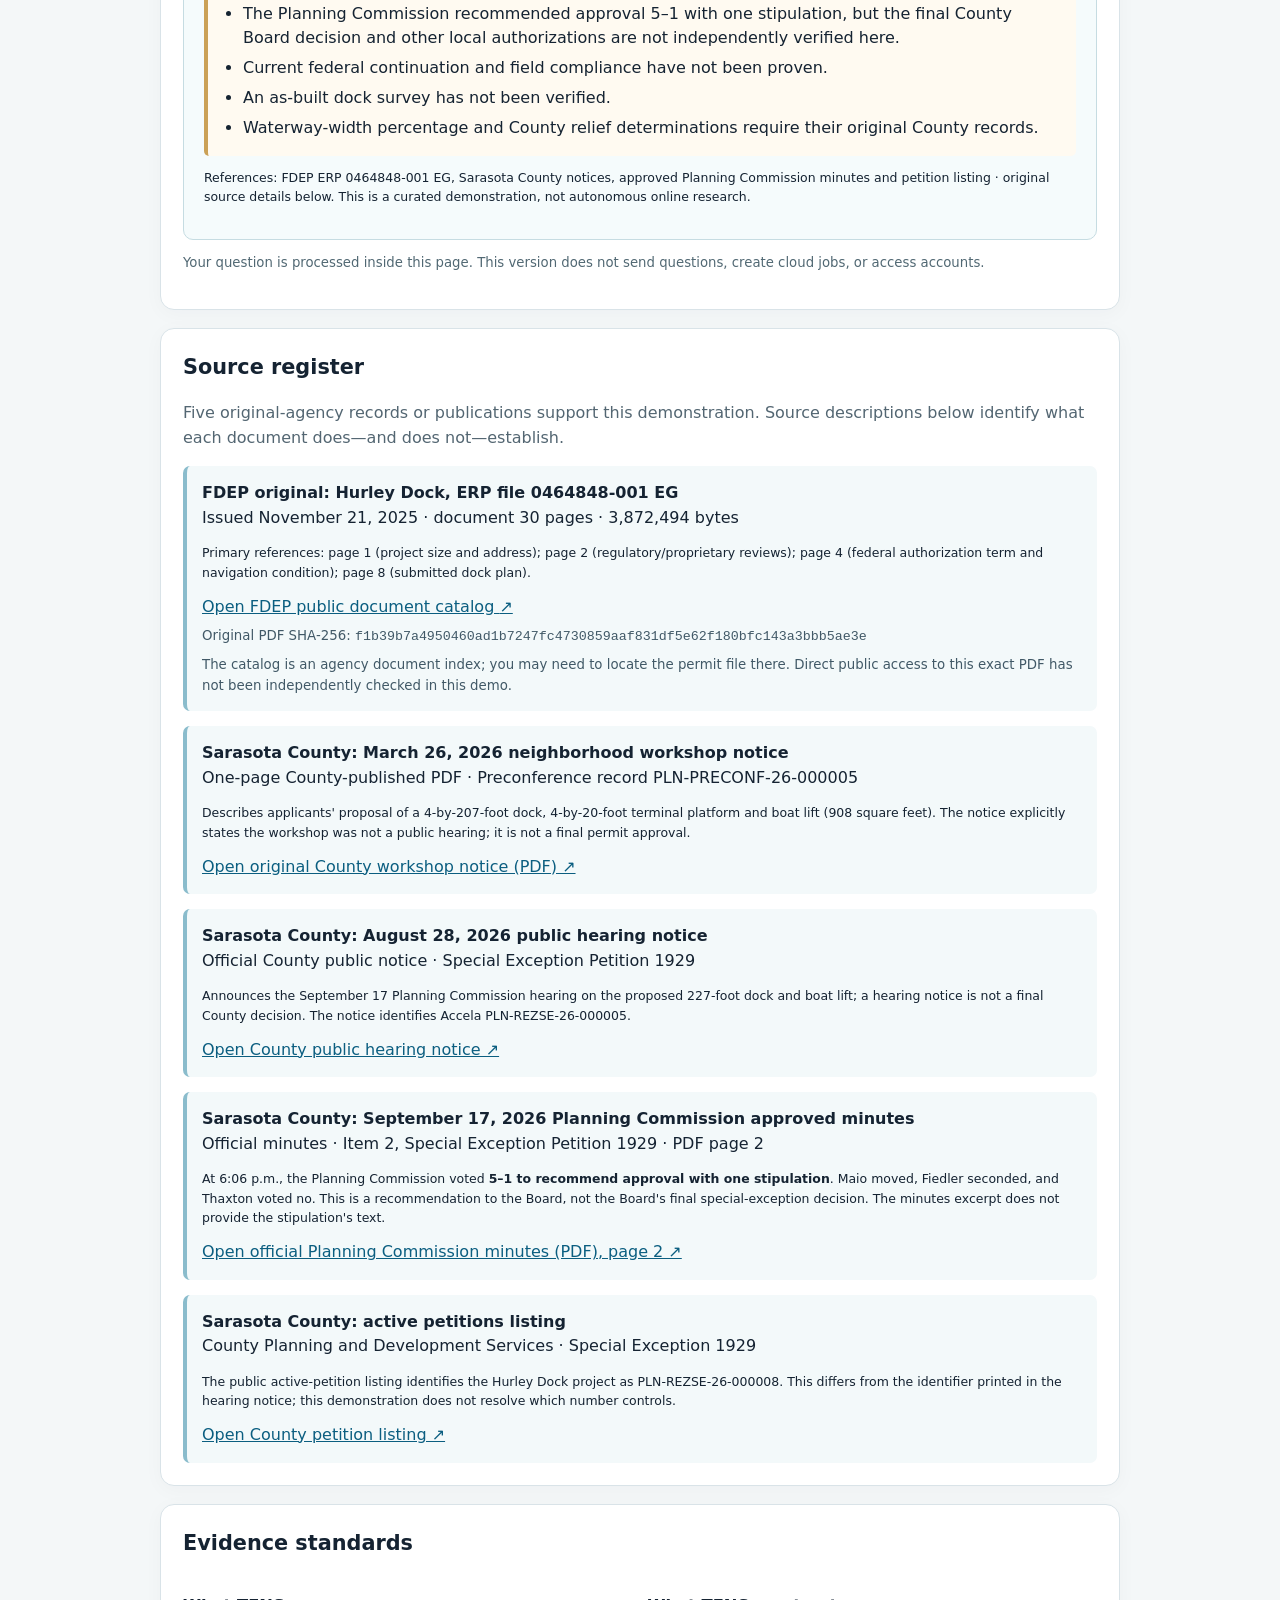
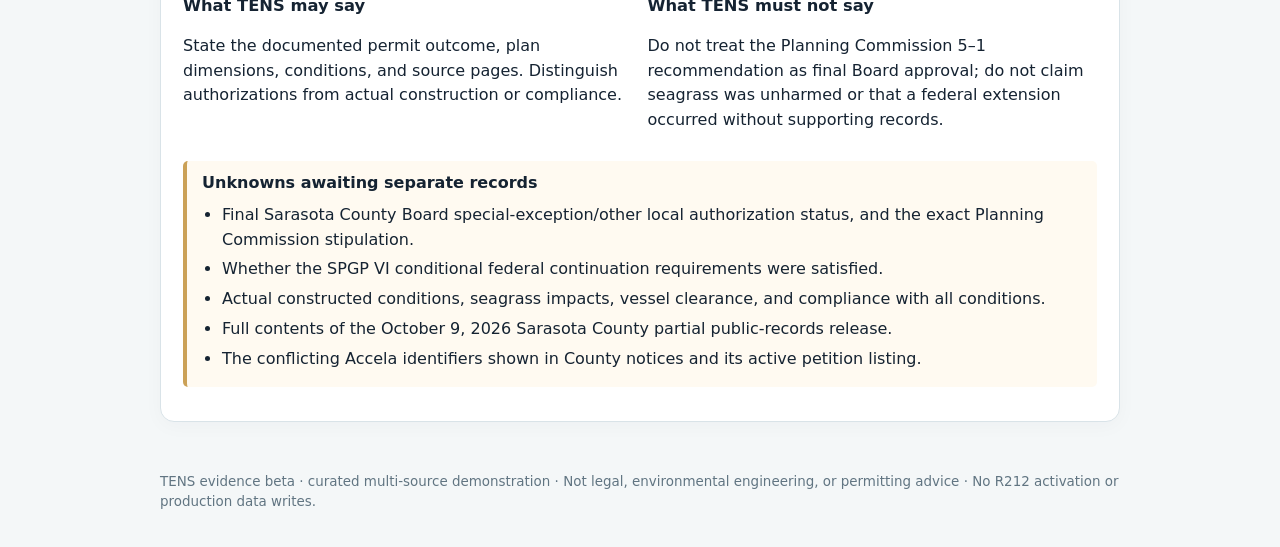
<file: staging/hurley-dock-evidence/index.html>
<!doctype html>
<html lang="en">
<head>
<meta charset="utf-8">
<meta name="viewport" content="width=device-width, initial-scale=1">
<meta name="color-scheme" content="light">
<title>TENS Evidence Beta | Hurley Dock</title>
<meta name="description" content="Read-only demonstration of source-linked public-records questions about Hurley Dock in Lyons Bay, Sarasota County.">
<style>
:root{font-family:system-ui,-apple-system,BlinkMacSystemFont,"Segoe UI",sans-serif;color:#152332;background:#f4f7f8;line-height:1.55}
*{box-sizing:border-box}body{margin:0}a{color:#0b5e80}a:hover{text-decoration-thickness:2px}button,textarea{font:inherit}
header{background:#123546;color:#fff;padding:16px 20px;border-bottom:4px solid #61c1cd}header .wrap{max-width:1000px;margin:0 auto;display:flex;align-items:center;justify-content:space-between;gap:14px}header a{color:#fff;text-decoration:none;font-weight:700;letter-spacing:.08em}
.hero{max-width:1000px;margin:34px auto 18px;padding:0 20px}.eyebrow{color:#217283;font-weight:750;letter-spacing:.09em;text-transform:uppercase;font-size:.76rem}.hero h1{font-size:clamp(2rem,5vw,3rem);letter-spacing:-.04em;line-height:1.13;margin:12px 0}.hero p{max-width:790px;color:#4c6170;font-size:1.04rem}
main{max-width:1000px;margin:auto;padding:0 20px 50px}.panel{background:#fff;border:1px solid #d9e3e8;border-radius:14px;padding:22px;margin-top:18px;box-shadow:0 4px 20px #102c3908}h2{margin-top:0;font-size:1.3rem}h3{font-size:1.02rem;margin-bottom:8px}.muted{color:#536672}.source{border-left:4px solid #8abccc;background:#f3f9fa;padding:15px;margin-top:15px;border-radius:7px}.source small{display:block;color:#415967;overflow-wrap:anywhere;margin-top:7px}.tag{display:inline-block;border:1px solid #d1dfe5;border-radius:40px;padding:4px 10px;font-size:.76rem;font-weight:700;color:#37505c;background:#f4f8f9}.question-bar{display:flex;flex-wrap:wrap;gap:8px;margin:15px 0}.q{border:1px solid #b8d0d9;border-radius:40px;padding:8px 13px;color:#0c526b;background:#eff9fb;cursor:pointer}.q:hover,.q:focus-visible{background:#d7f0f4}.q:focus-visible,button:focus-visible,textarea:focus-visible{outline:3px solid #70bacb;outline-offset:3px}.prompt label{font-weight:700;display:block;margin-bottom:7px}textarea{width:100%;min-height:89px;resize:vertical;border:1px solid #9fb9c5;border-radius:8px;padding:12px;color:#20323c;background:#fff}.buttonbar{display:flex;align-items:center;flex-wrap:wrap;gap:12px;margin:11px 0 4px}button.primary{background:#12647a;color:white;border:0;border-radius:8px;padding:10px 19px;font-weight:750;cursor:pointer}.outline{background:#fff;color:#12647a;border:1px solid #a6c6d2;border-radius:8px;padding:10px 15px;cursor:pointer}.state{font-size:.84rem;color:#526674}.answer{border:1px solid #c6dce2;background:#f5fbfc;border-radius:10px;padding:20px;margin-top:18px}.answer h3{margin:0 0 8px}.facts{padding-left:19px}.facts li{margin:9px 0}.citation{font-size:.8rem;margin-left:4px;color:#426779;white-space:nowrap}.divider{height:1px;background:#dce5e8;margin:18px 0}.unknown{background:#fffaf1;border-left:4px solid #cba157;padding:10px 15px;border-radius:5px;margin:12px 0}.unknown ul{margin:7px 0 4px;padding-left:20px}.unknown li{margin:5px 0}.footer{max-width:1000px;margin:auto;padding:0 20px 35px;color:#617582;font-size:.84rem}.cols{display:grid;grid-template-columns:1fr 1fr;gap:15px}.mini{border:1px solid #d8e5e9;border-radius:8px;padding:12px;background:#fcfefe}.mini p{margin:0;font-size:.91rem}.privacy{font-size:.83rem;color:#516873}.fineprint{font-size:.78rem}.mono{font-family:ui-monospace,SFMono-Regular,Consolas,monospace;overflow-wrap:anywhere}@media(max-width:650px){header .wrap{align-items:flex-start}.cols{grid-template-columns:1fr}.panel{padding:18px}.hero{margin-top:26px}.hero p{font-size:.98rem}}
</style>
</head>
<body>
<header><div class="wrap"><a href="#top">TENS / EVIDENCE</a><span class="tag">Read-only demonstration</span></div></header>
<div class="hero" id="top"><div class="eyebrow">Public records · Lyons Bay · Sarasota County, Florida</div><h1>Hurley Dock<br>Evidence Review</h1><p>A source-grounded demonstration of how TENS should answer questions about the proposed dock: what the records actually establish, what remains unknown, and where to check the original documents.</p></div>
<main>
<section class="panel" aria-label="Evidence status"><div class="cols"><div class="mini"><span class="eyebrow">Document checked</span><h3>FDEP General Permit</h3><p>File 0464848-001 EG · issued November 21, 2025 · 30-page archived original</p></div><div class="mini"><span class="eyebrow">Scope of this demo</span><h3>Five public-record sources</h3><p>One preserved FDEP original and four County records. The Planning Commission recommended approval 5–1 with one stipulation; a final Board decision remains unverified.</p></div></div></section>
<section class="panel prompt" aria-labelledby="ask-title"><h2 id="ask-title">Ask about the dock</h2><p class="muted">Try a question or choose an example. This prototype answers from pre-reviewed sources—not from a live autonomous search.</p><div class="question-bar" aria-label="Example questions"><button type="button" class="q" data-q="What permits were approved for Hurley Dock?">What permits were approved?</button><button type="button" class="q" data-q="How long is the proposed dock?">How long is the dock?</button><button type="button" class="q" data-q="Does the permit mean the County approved the special exception?">Did the County approve it?</button><button type="button" class="q" data-q="Is the federal authorization still valid?">Is federal approval still valid?</button><button type="button" class="q" data-q="What does the FDEP permit say about navigation?">What about navigation?</button></div><label for="question">Your question</label><textarea id="question" maxlength="600" spellcheck="true" placeholder="What does the FDEP permit authorize?">What permits and approvals exist for the proposed 227-foot Hurley Dock, and what is still unknown?</textarea><div class="buttonbar"><button class="primary" type="button" id="ask">Review evidence</button><button class="outline" type="button" id="reset">Reset</button><span id="status" class="state" aria-live="polite">Ready</span></div><div id="answer" class="answer" aria-live="polite" aria-atomic="true"></div><p class="privacy">Your question is processed inside this page. This version does not send questions, create cloud jobs, or access accounts.</p></section>
<section class="panel" id="evidence"><h2>Source register</h2><p class="muted">Five original-agency records or publications support this demonstration. Source descriptions below identify what each document does—and does not—establish.</p><div class="source"><strong>FDEP original: Hurley Dock, ERP file 0464848-001 EG</strong><div>Issued November 21, 2025 · document 30 pages · 3,872,494 bytes</div><p class="fineprint">Primary references: page 1 (project size and address); page 2 (regulatory/proprietary reviews); page 4 (federal authorization term and navigation condition); page 8 (submitted dock plan).</p><a rel="noopener noreferrer" target="_blank" href="https://prodenv.dep.state.fl.us/DepNexus/public/electronic-documents/ERP_464848/facility!search">Open FDEP public document catalog <span aria-hidden="true">↗</span></a><small>Original PDF SHA-256: <span class="mono">f1b39b7a4950460ad1b7247fc4730859aaf831df5e62f180bfc143a3bbb5ae3e</span></small><small>The catalog is an agency document index; you may need to locate the permit file there. Direct public access to this exact PDF has not been independently checked in this demo.</small></div>
<div class="source"><strong>Sarasota County: March 26, 2026 neighborhood workshop notice</strong><div>One-page County-published PDF · Preconference record PLN-PRECONF-26-000005</div><p class="fineprint">Describes applicants' proposal of a 4-by-207-foot dock, 4-by-20-foot terminal platform and boat lift (908 square feet). The notice explicitly states the workshop was not a public hearing; it is not a final permit approval.</p><a rel="noopener noreferrer" target="_blank" href="https://www.scgov.net/home/showpublisheddocument/74087/639088209777930000">Open original County workshop notice (PDF) ↗</a></div>
<div class="source"><strong>Sarasota County: August 28, 2026 public hearing notice</strong><div>Official County public notice · Special Exception Petition 1929</div><p class="fineprint">Announces the September 17 Planning Commission hearing on the proposed 227-foot dock and boat lift; a hearing notice is not a final County decision. The notice identifies Accela PLN-REZSE-26-000005.</p><a rel="noopener noreferrer" target="_blank" href="https://www.scgov.net/Home/Components/News/News/9340/">Open County public hearing notice ↗</a></div>
<div class="source"><strong>Sarasota County: September 17, 2026 Planning Commission approved minutes</strong><div>Official minutes · Item 2, Special Exception Petition 1929 · PDF page 2</div><p class="fineprint">At 6:06 p.m., the Planning Commission voted <strong>5–1 to recommend approval with one stipulation</strong>. Maio moved, Fiedler seconded, and Thaxton voted no. This is a recommendation to the Board, not the Board's final special-exception decision. The minutes excerpt does not provide the stipulation's text.</p><a rel="noopener noreferrer" target="_blank" href="https://sarasotacounty.granicus.com/MinutesViewer.php?clip_id=6993&amp;view_id=15">Open official Planning Commission minutes (PDF), page 2 ↗</a></div>
<div class="source"><strong>Sarasota County: active petitions listing</strong><div>County Planning and Development Services · Special Exception 1929</div><p class="fineprint">The public active-petition listing identifies the Hurley Dock project as PLN-REZSE-26-000008. This differs from the identifier printed in the hearing notice; this demonstration does not resolve which number controls.</p><a rel="noopener noreferrer" target="_blank" href="https://www.scgov.net/government/planning-and-development-services/pds-documents/-folder-470-12495">Open County petition listing ↗</a></div></section>
<section class="panel"><h2>Evidence standards</h2><div class="cols"><div><h3>What TENS may say</h3><p>State the documented permit outcome, plan dimensions, conditions, and source pages. Distinguish authorizations from actual construction or compliance.</p></div><div><h3>What TENS must not say</h3><p>Do not treat the Planning Commission 5–1 recommendation as final Board approval; do not claim seagrass was unharmed or that a federal extension occurred without supporting records.</p></div></div><div class="unknown"><strong>Unknowns awaiting separate records</strong><ul><li>Final Sarasota County Board special-exception/other local authorization status, and the exact Planning Commission stipulation.</li><li>Whether the SPGP VI conditional federal continuation requirements were satisfied.</li><li>Actual constructed conditions, seagrass impacts, vessel clearance, and compliance with all conditions.</li><li>Full contents of the October 9, 2026 Sarasota County partial public-records release.</li><li>The conflicting Accela identifiers shown in County notices and its active petition listing.</li></ul></div></section>
</main>
<div class="footer">TENS evidence beta · curated multi-source demonstration · Not legal, environmental engineering, or permitting advice · No R212 activation or production data writes.</div>
<script>
'use strict';
(()=>{
 const evidence={
  general:[
   ['FDEP issued its general permit for the proposed dock on November 21, 2025, under file 0464848-001 EG. The document describes state regulatory approval under Rule 62-330.427.','FDEP p. 2'],
   ['The same permit describes a proprietary letter of consent concerning the specified submerged land. This is a separate review from County land-use authorization.','FDEP p. 2'],
   ['The FDEP letter describes federal SPGP VI authorization, but the federal portion specified July 27, 2026 as its expiration date, subject to a possible conditional continuation.','FDEP p. 4'],
   ['County Planning Commission approved minutes confirm a 5–1 recommendation of approval of Special Exception 1929 with one stipulation on September 17, 2026; that is not final Board approval.','County Planning Commission approved minutes, Sept. 17, p. 2']],
  size:[
   ['The submitted plan and the County neighborhood workshop notice show a 4-foot-wide access walkway extending 207 feet and a 4-by-20-foot terminal platform. That makes the proposed overall dock reach approximately 227 feet.','FDEP p. 8; County March 26 workshop notice'],
   ['The described overwater area totals 908 square feet: 4 × 207, plus 4 × 20. These are plan dimensions, not independently measured as-built conditions.','FDEP pp. 1, 8; County March 26 workshop notice']],
  county:[
   ['The FDEP permit establishes the authorizations described in that document, not a Sarasota County special exception.','FDEP pp. 1–4'],
   ['Sarasota County published a notice for a September 17, 2026 Planning Commission hearing on Special Exception 1929. A hearing notice is not a final decision.','County hearing notice, Aug. 28'],
   ['The September 17, 2026 Planning Commission approved minutes record a 5–1 vote to RECOMMEND approval of Special Exception 1929 with one stipulation. Maio moved, Fiedler seconded, and Thaxton voted no. This is a recommendation, not a final County Board special-exception approval.','County Planning Commission approved minutes, Sept. 17, p. 2'],
   ['The County hearing notice lists Accela PLN-REZSE-26-000005 while its active petition listing identifies SE 1929 as PLN-REZSE-26-000008. The inconsistency requires reconciliation.','County public notice and active petition listing']],
  federal:[
   ['The FDEP permit states that federal authorization expires July 27, 2026, but may remain in effect for up to one additional year if SPGP VI Special Condition 15 is satisfied. This demo has no proof that the continuation conditions were satisfied.','FDEP p. 4']],
  navigation:[
   ['The permit includes a condition stating that structures or activities shall not create a navigational hazard. A condition on paper does not itself establish actual navigation clearance or compliance.','FDEP p. 4']],
  seagrass:[
   ['The permit packet includes dock drawings and environmental conditions, but the presence of an authorization alone does not establish actual seagrass effects or completed compliance.','FDEP p. 8 and permit conditions']]
 };
 const unknowns={general:['The Planning Commission recommended approval 5–1 with one stipulation, but the final County Board decision and other local authorizations are not independently verified here.','Current federal continuation and field compliance have not been proven.'],size:['An as-built dock survey has not been verified.','Waterway-width percentage and County relief determinations require their original County records.'],county:['The final Board of County Commissioners decision, the text of the Planning Commission stipulation, and any final conditions need independent verification from the County case file.','The different Accela identifiers in County publications need reconciliation against the official case file.'],federal:['A current USACE/FDEP confirmation or evidence of satisfaction of Special Condition 15 is needed.'],navigation:['Actual navigation risk and clearance need official review, surveys and site-specific evidence.'],seagrass:['Field seagrass surveys, avoidance measures and post-construction verification have not been assessed here.']};
 const ui={input:document.getElementById('question'),answer:document.getElementById('answer'),status:document.getElementById('status')};
 const E=(name,cls,text)=>{const e=document.createElement(name);if(cls)e.className=cls;if(text!==undefined)e.textContent=text;return e};
 function classify(q){const s=String(q||'').toLowerCase();const list=[];if(/(permit|approv|authoriz|allowed|issued|erp)/.test(s))list.push('general');if(/(long|length|feet|foot|227|207|size|908|platform|square)/.test(s))list.push('size');if(/(county|special exception|commission|local|sarasota|accela|petition|1929|pln-rezse|pln-preconf|recommend|stipulation|5\s*[-–]\s*1|thaxton)/.test(s))list.push('county');if(/(federal|army corps|spgp|expire|valid|extension|2026|renew)/.test(s))list.push('federal');if(/(navigation|boat traffic|channel|hazard|waterway)/.test(s))list.push('navigation');if(/(seagrass|grass|habitat|environmental|bottom)/.test(s))list.push('seagrass');return [...new Set(list)].slice(0,4)}
 function render(){const q=ui.input.value.trim();ui.answer.replaceChildren();if(!q){ui.answer.append(E('p','muted','Enter a question to begin.'));ui.status.textContent='Waiting for a question';return}
  const keys=classify(q);if(!keys.length){ui.answer.append(E('h3','', 'Not established in this source'));ui.answer.append(E('p','', 'The available verified permit record does not support a specific answer to this question. A wider source search would be needed, and that live research worker is not part of this demonstration.'));ui.status.textContent='UNKNOWN — insufficient evidence';return}
  ui.answer.append(E('h3','','Document-supported findings'));const ul=E('ul','facts');for(const key of keys){for(const [s,page] of evidence[key]){const li=E('li','',s);const label=E('span','citation',' ['+page+']');li.append(label);if(page.startsWith('County Planning Commission approved minutes')){const l=E('a','citation',' View original minutes ↗');l.href='https://sarasotacounty.granicus.com/MinutesViewer.php?clip_id=6993&view_id=15';l.target='_blank';l.rel='noopener noreferrer';li.append(l)}ul.append(li)}}ui.answer.append(ul);const div=E('div','divider');ui.answer.append(div);ui.answer.append(E('h3','','Still unknown / requires additional records'));const box=E('div','unknown'), unknown=E('ul');for(const s of [...new Set(keys.flatMap(k=>unknowns[k]))].slice(0,7))unknown.append(E('li','',s));box.append(unknown);ui.answer.append(box);ui.answer.append(E('p','fineprint','References: FDEP ERP 0464848-001 EG, Sarasota County notices, approved Planning Commission minutes and petition listing · original source details below. This is a curated demonstration, not autonomous online research.'));ui.status.textContent='Source-linked preview · not a final permit determination';
 }
 document.getElementById('ask').addEventListener('click',render);
 document.getElementById('reset').addEventListener('click',()=>{ui.input.value='';render();ui.input.focus()});
 for(const b of document.querySelectorAll('[data-q]'))b.addEventListener('click',()=>{ui.input.value=b.dataset.q;render();document.getElementById('ask-title').scrollIntoView({behavior:'smooth',block:'start'})});
 render();
})();
</script>
</body></html>
</file>
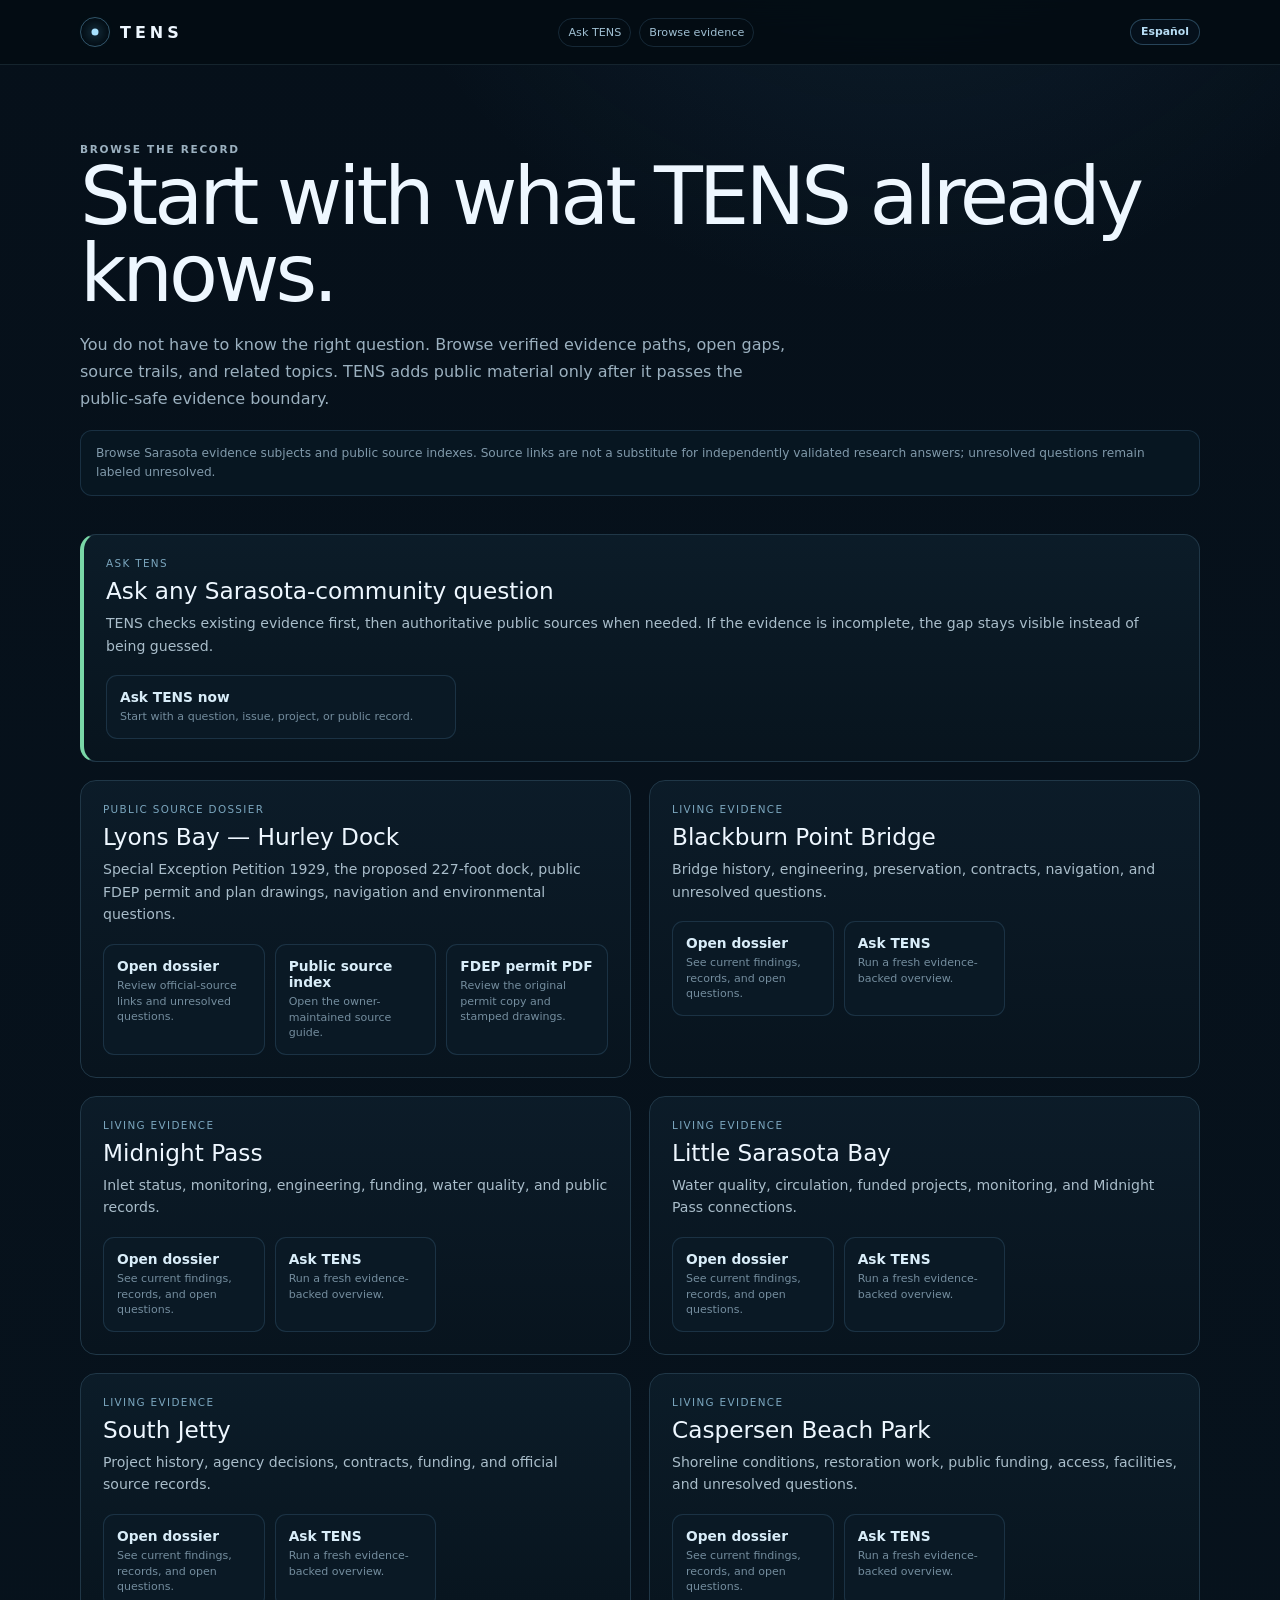
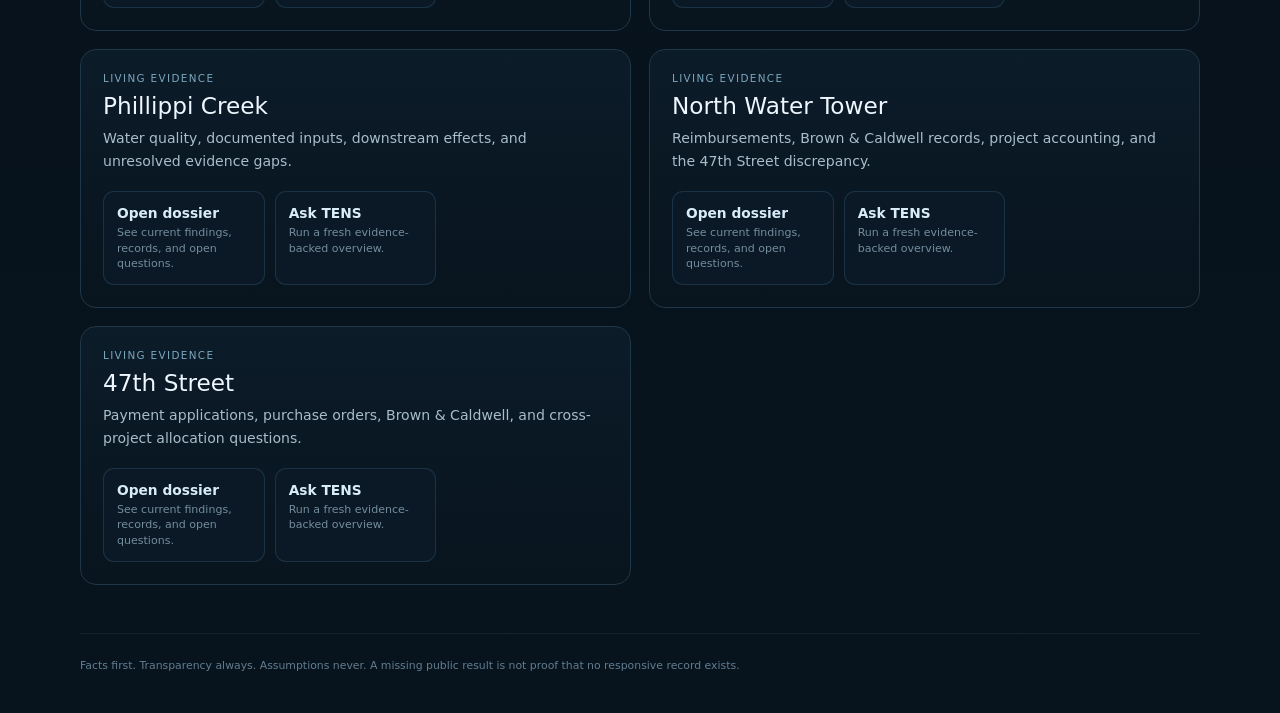
<file: browse.html>
<!doctype html>
<html lang="en">
<head>
<meta charset="utf-8">
<meta name="viewport" content="width=device-width,initial-scale=1,viewport-fit=cover">
<meta name="theme-color" content="#06101a">
<meta name="description" content="Browse verified TENS public evidence, source trails, timelines, open questions, and related research paths.">
<title>Browse TENS Evidence</title>
<style>
:root{color-scheme:dark;--bg:#06101a;--panel:#0a1824;--line:#203747;--text:#eef7ff;--muted:#91a8bb;--cyan:#84d3ff;--verified:#79d7a7;--unknown:#efbd72}*{box-sizing:border-box}html,body{margin:0;min-height:100%;background:var(--bg);color:var(--text);font-family:Inter,system-ui,-apple-system,"Segoe UI",sans-serif;-webkit-font-smoothing:antialiased}body{background:radial-gradient(circle at 70% -12%,rgba(59,129,176,.17),transparent 36rem),linear-gradient(180deg,#06101a,#07131d)}a{color:inherit}.wrap{width:min(1120px,calc(100% - 28px));margin:auto}header{position:sticky;top:0;z-index:10;border-bottom:1px solid rgba(150,200,236,.12);background:rgba(4,12,19,.92);backdrop-filter:blur(14px)}.top{min-height:64px;display:flex;align-items:center;justify-content:space-between;gap:14px}.brand{display:flex;align-items:center;gap:10px;text-decoration:none}.mark{width:30px;height:30px;border:1px solid rgba(132,209,255,.36);border-radius:50%;position:relative}.mark:after{content:"";position:absolute;width:7px;height:7px;border-radius:50%;background:#a8e2ff;box-shadow:0 0 13px #65c5ff;left:50%;top:50%;transform:translate(-50%,-50%)}.brand strong{letter-spacing:.25em}.nav{display:flex;gap:8px}.nav a{font-size:.7rem;color:#9fbfd2;text-decoration:none;padding:7px 9px;border:1px solid rgba(126,201,252,.15);border-radius:999px}.hero{padding:58px 0 30px}.eyebrow{margin:0 0 8px;color:var(--cyan);font-size:.66rem;font-weight:800;text-transform:uppercase;letter-spacing:.16em}.hero h1{margin:0;font-size:clamp(2.5rem,7vw,5rem);font-weight:460;letter-spacing:-.05em;line-height:.96}.hero p{max-width:720px;color:#9bb0bf;line-height:1.7;margin:18px 0 0}.notice{margin-top:18px;padding:13px 15px;border:1px solid rgba(126,201,252,.15);border-radius:12px;background:rgba(9,25,37,.75);color:#8099aa;font-size:.76rem;line-height:1.55}.topics{display:grid;grid-template-columns:repeat(2,minmax(0,1fr));gap:18px;padding:8px 0 48px}.card{border:1px solid var(--line);border-radius:16px;background:linear-gradient(180deg,rgba(12,28,41,.96),rgba(8,20,30,.96));padding:22px}.card.feature{grid-column:1/-1;border-left:4px solid var(--verified)}.kicker{font-size:.65rem;text-transform:uppercase;letter-spacing:.13em;color:#7ba6be}.card h2{margin:8px 0 8px;font-size:1.45rem;font-weight:530}.card p{margin:0;color:#a9bdca;line-height:1.62;font-size:.88rem}.links{display:grid;grid-template-columns:repeat(3,minmax(0,1fr));gap:10px;margin-top:18px}.links a{display:block;text-decoration:none;padding:13px;border:1px solid rgba(126,201,252,.14);border-radius:11px;background:#0a1925}.links strong{display:block;color:#d9edf9;font-size:.86rem}.links span{display:block;color:#748d9e;font-size:.69rem;line-height:1.4;margin-top:4px}.future{border-left:4px solid var(--unknown)}.future strong{display:block;margin-bottom:6px}.footer{padding:24px 0 38px;border-top:1px solid rgba(141,180,209,.1);color:#637d90;font-size:.68rem;line-height:1.55}@media(max-width:760px){.topics{grid-template-columns:1fr}.card.feature{grid-column:auto}.links{grid-template-columns:1fr 1fr}.hero{padding-top:38px}}@media(max-width:520px){.wrap{width:min(100% - 18px,1120px)}.links{grid-template-columns:1fr}.card{padding:17px}.hero h1{font-size:2.7rem}}
</style>
</head>
<body>
<header><div class="wrap"><div class="top"><a class="brand" href="index.html" aria-label="Ask TENS home"><span class="mark" aria-hidden="true"></span><strong>TENS</strong></a><nav class="nav" aria-label="Primary"><a href="index.html">Ask TENS</a><a href="browse.html" aria-current="page">Browse evidence</a></nav></div></div></header>
<main class="wrap">
<section class="hero"><p class="eyebrow">Browse the record</p><h1>Start with what TENS already knows.</h1><p>You do not have to know the right question. Browse verified evidence paths, open gaps, source trails, and related topics. TENS adds public material only after it passes the public-safe evidence boundary.</p><div class="notice">Browse Sarasota evidence subjects and public source indexes. Source links are not a substitute for independently validated research answers; unresolved questions remain labeled unresolved.</div></section>
<section class="topics">
<article class="card feature"><div class="kicker">Ask TENS</div><h2>Ask any Sarasota-community question</h2><p>TENS checks existing evidence first, then authoritative public sources when needed. If the evidence is incomplete, the gap stays visible instead of being guessed.</p><div class="links"><a href="results.html?q=What%20is%20happening%20in%20Sarasota%20County%20that%20TENS%20can%20verify%3F"><strong>Ask TENS now</strong><span>Start with a question, issue, project, or public record.</span></a></div></article>
<article class="card"><div class="kicker">Public source dossier</div><h2>Lyons Bay — Hurley Dock</h2><p>Special Exception Petition 1929, the proposed 227-foot dock, public FDEP permit and plan drawings, navigation and environmental questions.</p><div class="links"><a href="topic.html?id=hurley-dock"><strong>Open dossier</strong><span>Review official-source links and unresolved questions.</span></a><a href="https://docs.google.com/document/d/1hFYDq8SvItf968-SLz86v6XC5wbOBpyb8MJpmxhVbUg/edit" target="_blank" rel="noopener noreferrer"><strong>Public source index</strong><span>Open the owner-maintained source guide.</span></a><a href="https://drive.google.com/file/d/1LLm2jLGYVt-aXt83CvourBtyf6g2cnBv/view" target="_blank" rel="noopener noreferrer"><strong>FDEP permit PDF</strong><span>Review the original permit copy and stamped drawings.</span></a></div></article>
<article class="card"><div class="kicker">Living evidence</div><h2>Blackburn Point Bridge</h2><p>Bridge history, engineering, preservation, contracts, navigation, and unresolved questions.</p><div class="links"><a href="topic.html?id=blackburn"><strong>Open dossier</strong><span>See current findings, records, and open questions.</span></a><a href="results.html?q=Give%20a%20current%20evidence-backed%20overview%20of%20Blackburn%20Point%20Bridge%2C%20including%20background%2C%20current%20status%2C%20major%20findings%2C%20supporting%20records%2C%20and%20what%20remains%20unresolved."><strong>Ask TENS</strong><span>Run a fresh evidence-backed overview.</span></a></div></article>
<article class="card"><div class="kicker">Living evidence</div><h2>Midnight Pass</h2><p>Inlet status, monitoring, engineering, funding, water quality, and public records.</p><div class="links"><a href="topic.html?id=midnight"><strong>Open dossier</strong><span>See current findings, records, and open questions.</span></a><a href="results.html?q=Give%20a%20current%20evidence-backed%20overview%20of%20Midnight%20Pass%2C%20including%20background%2C%20current%20status%2C%20major%20findings%2C%20supporting%20records%2C%20and%20what%20remains%20unresolved."><strong>Ask TENS</strong><span>Run a fresh evidence-backed overview.</span></a></div></article>
<article class="card"><div class="kicker">Living evidence</div><h2>Little Sarasota Bay</h2><p>Water quality, circulation, funded projects, monitoring, and Midnight Pass connections.</p><div class="links"><a href="topic.html?id=little-sarasota-bay"><strong>Open dossier</strong><span>See current findings, records, and open questions.</span></a><a href="results.html?q=Give%20a%20current%20evidence-backed%20overview%20of%20Little%20Sarasota%20Bay%2C%20including%20background%2C%20current%20status%2C%20major%20findings%2C%20supporting%20records%2C%20and%20what%20remains%20unresolved."><strong>Ask TENS</strong><span>Run a fresh evidence-backed overview.</span></a></div></article>
<article class="card"><div class="kicker">Living evidence</div><h2>South Jetty</h2><p>Project history, agency decisions, contracts, funding, and official source records.</p><div class="links"><a href="topic.html?id=south-jetty"><strong>Open dossier</strong><span>See current findings, records, and open questions.</span></a><a href="results.html?q=Give%20a%20current%20evidence-backed%20overview%20of%20South%20Jetty%2C%20including%20background%2C%20current%20status%2C%20major%20findings%2C%20supporting%20records%2C%20and%20what%20remains%20unresolved."><strong>Ask TENS</strong><span>Run a fresh evidence-backed overview.</span></a></div></article>
<article class="card"><div class="kicker">Living evidence</div><h2>Caspersen Beach Park</h2><p>Shoreline conditions, restoration work, public funding, access, facilities, and unresolved questions.</p><div class="links"><a href="topic.html?id=caspersen"><strong>Open dossier</strong><span>See current findings, records, and open questions.</span></a><a href="results.html?q=Give%20a%20current%20evidence-backed%20overview%20of%20Caspersen%20Beach%20Park%2C%20including%20background%2C%20current%20status%2C%20major%20findings%2C%20supporting%20records%2C%20and%20what%20remains%20unresolved."><strong>Ask TENS</strong><span>Run a fresh evidence-backed overview.</span></a></div></article>
<article class="card"><div class="kicker">Living evidence</div><h2>Phillippi Creek</h2><p>Water quality, documented inputs, downstream effects, and unresolved evidence gaps.</p><div class="links"><a href="topic.html?id=phillippi-creek"><strong>Open dossier</strong><span>See current findings, records, and open questions.</span></a><a href="results.html?q=Give%20a%20current%20evidence-backed%20overview%20of%20Phillippi%20Creek%2C%20including%20background%2C%20current%20status%2C%20major%20findings%2C%20supporting%20records%2C%20and%20what%20remains%20unresolved."><strong>Ask TENS</strong><span>Run a fresh evidence-backed overview.</span></a></div></article>
<article class="card"><div class="kicker">Living evidence</div><h2>North Water Tower</h2><p>Reimbursements, Brown & Caldwell records, project accounting, and the 47th Street discrepancy.</p><div class="links"><a href="topic.html?id=water-tower"><strong>Open dossier</strong><span>See current findings, records, and open questions.</span></a><a href="results.html?q=Give%20a%20current%20evidence-backed%20overview%20of%20North%20Water%20Tower%2C%20including%20background%2C%20current%20status%2C%20major%20findings%2C%20supporting%20records%2C%20and%20what%20remains%20unresolved."><strong>Ask TENS</strong><span>Run a fresh evidence-backed overview.</span></a></div></article>
<article class="card"><div class="kicker">Living evidence</div><h2>47th Street</h2><p>Payment applications, purchase orders, Brown & Caldwell, and cross-project allocation questions.</p><div class="links"><a href="topic.html?id=47th-street"><strong>Open dossier</strong><span>See current findings, records, and open questions.</span></a><a href="results.html?q=Give%20a%20current%20evidence-backed%20overview%20of%2047th%20Street%2C%20including%20background%2C%20current%20status%2C%20major%20findings%2C%20supporting%20records%2C%20and%20what%20remains%20unresolved."><strong>Ask TENS</strong><span>Run a fresh evidence-backed overview.</span></a></div></article>
</section>
</main>
<div class="wrap footer">Facts first. Transparency always. Assumptions never. A missing public result is not proof that no responsive record exists.</div>
<script src="tens-i18n.js"></script>
</body>
</html>
</file>
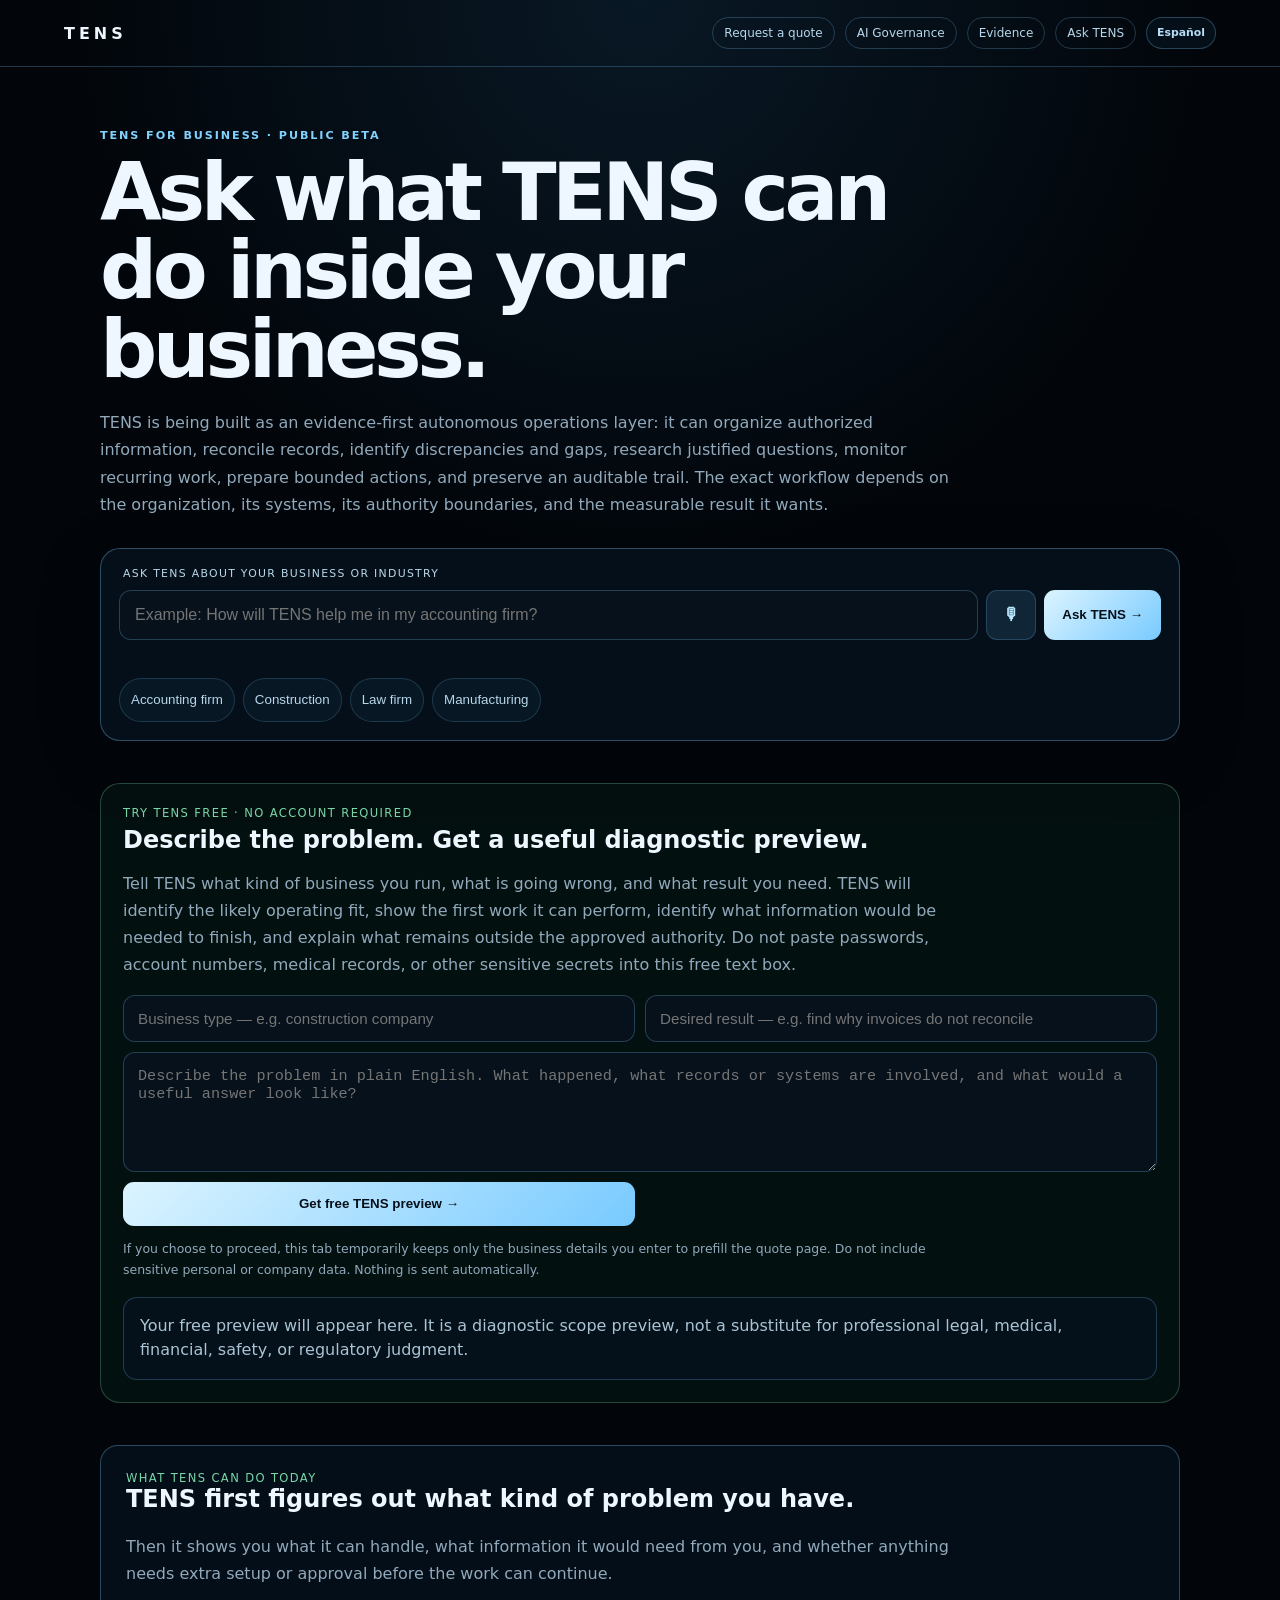
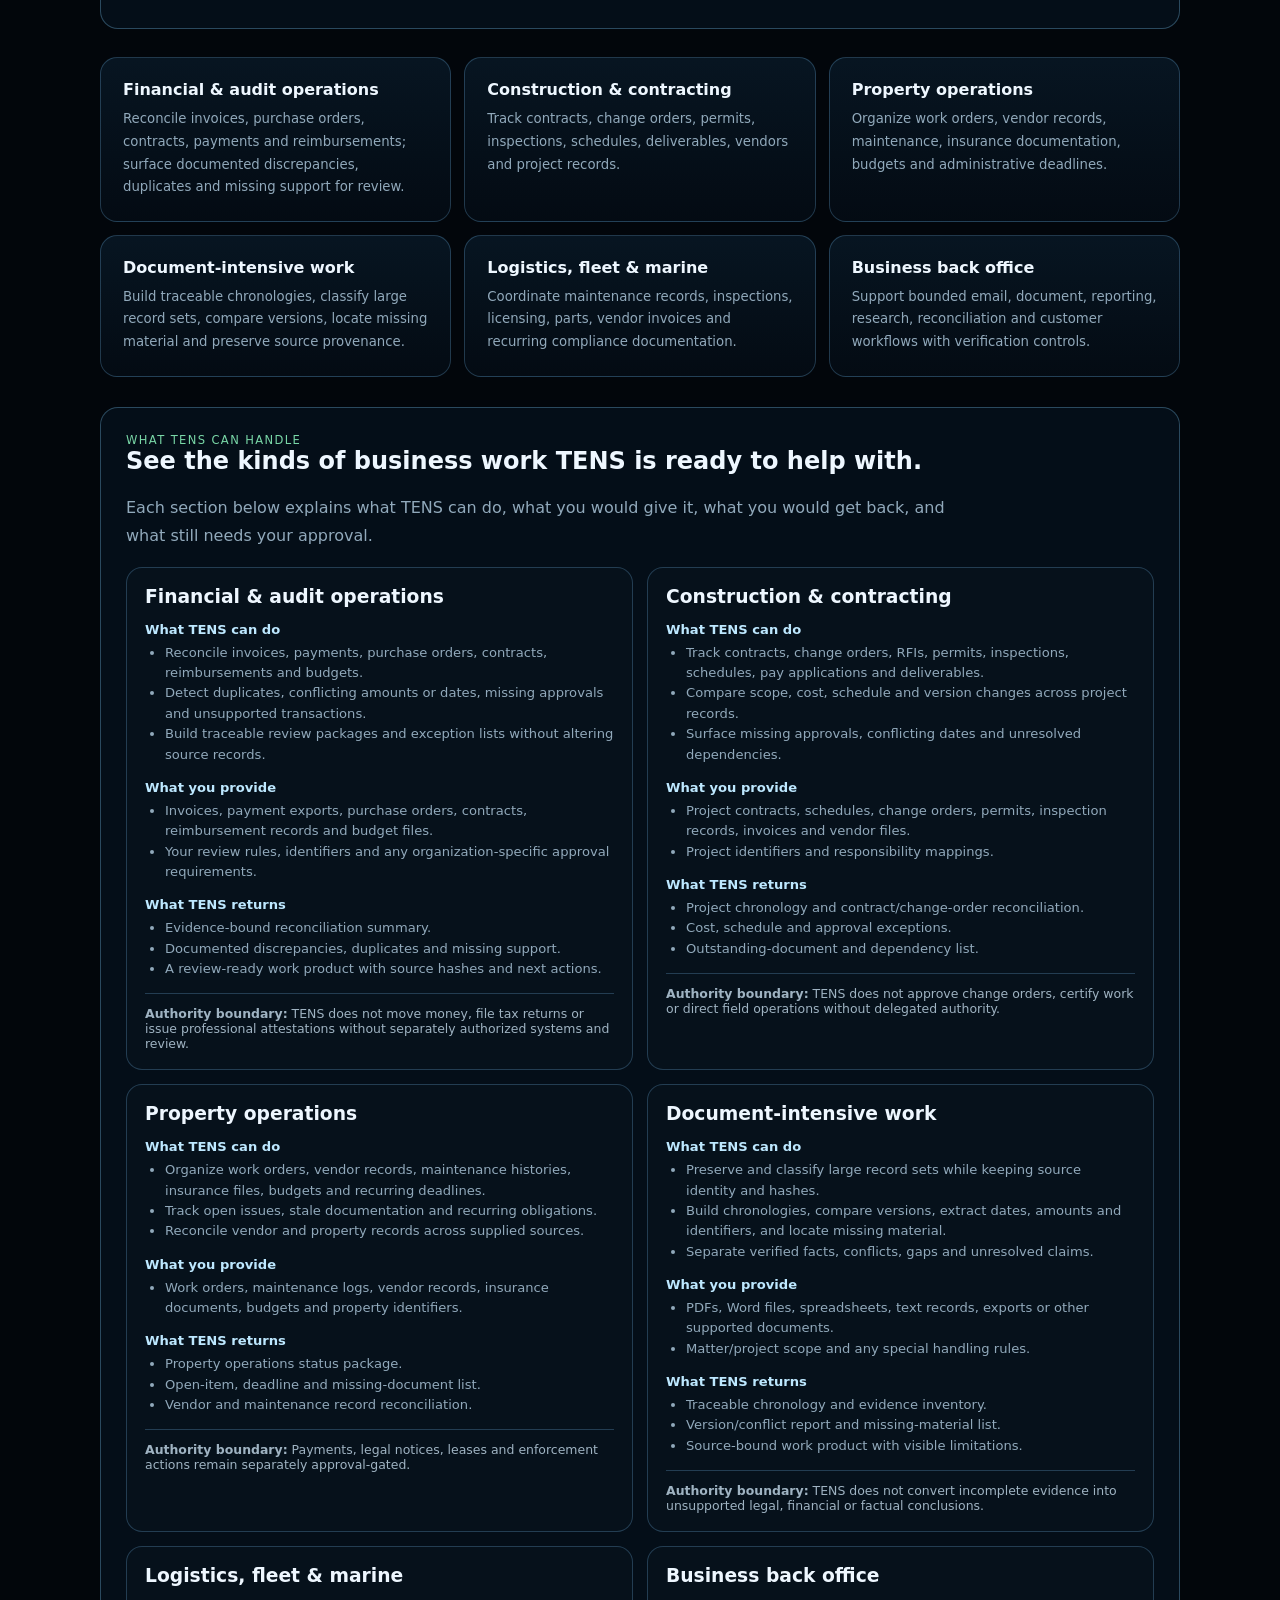
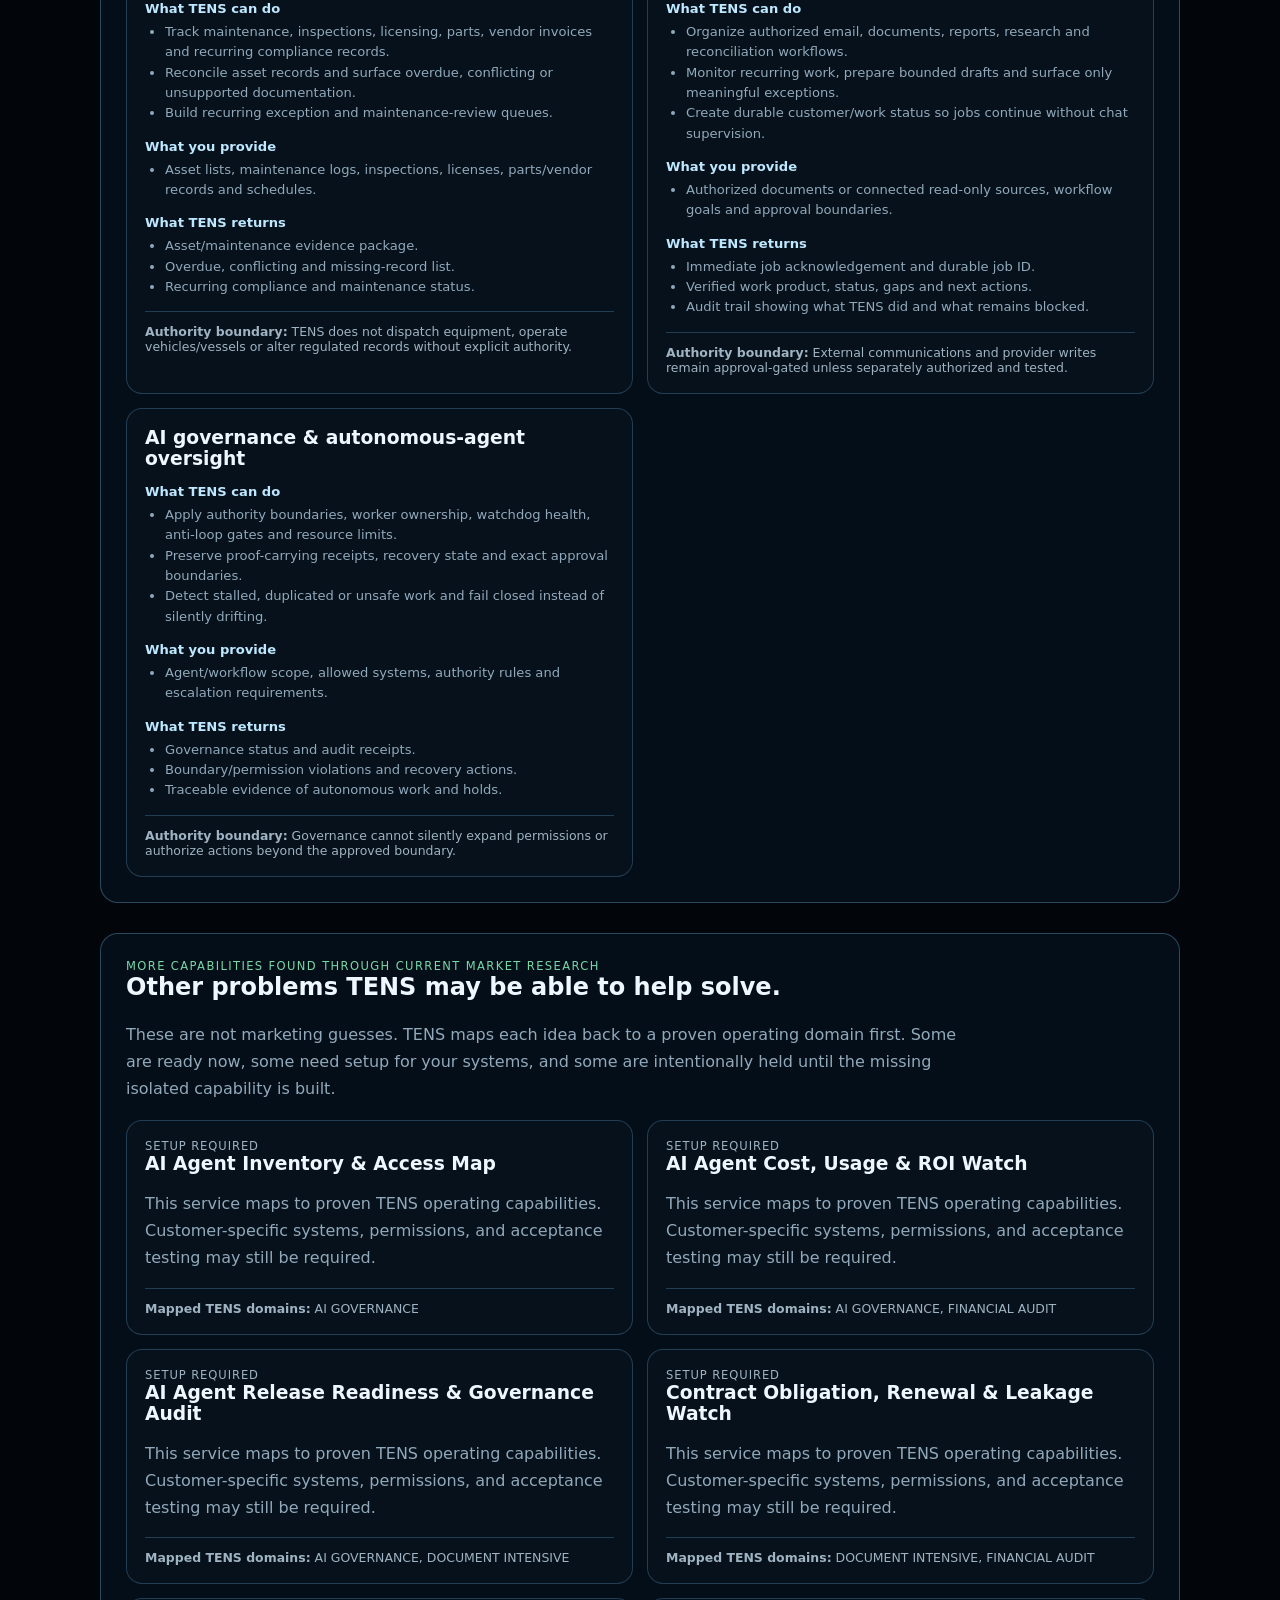
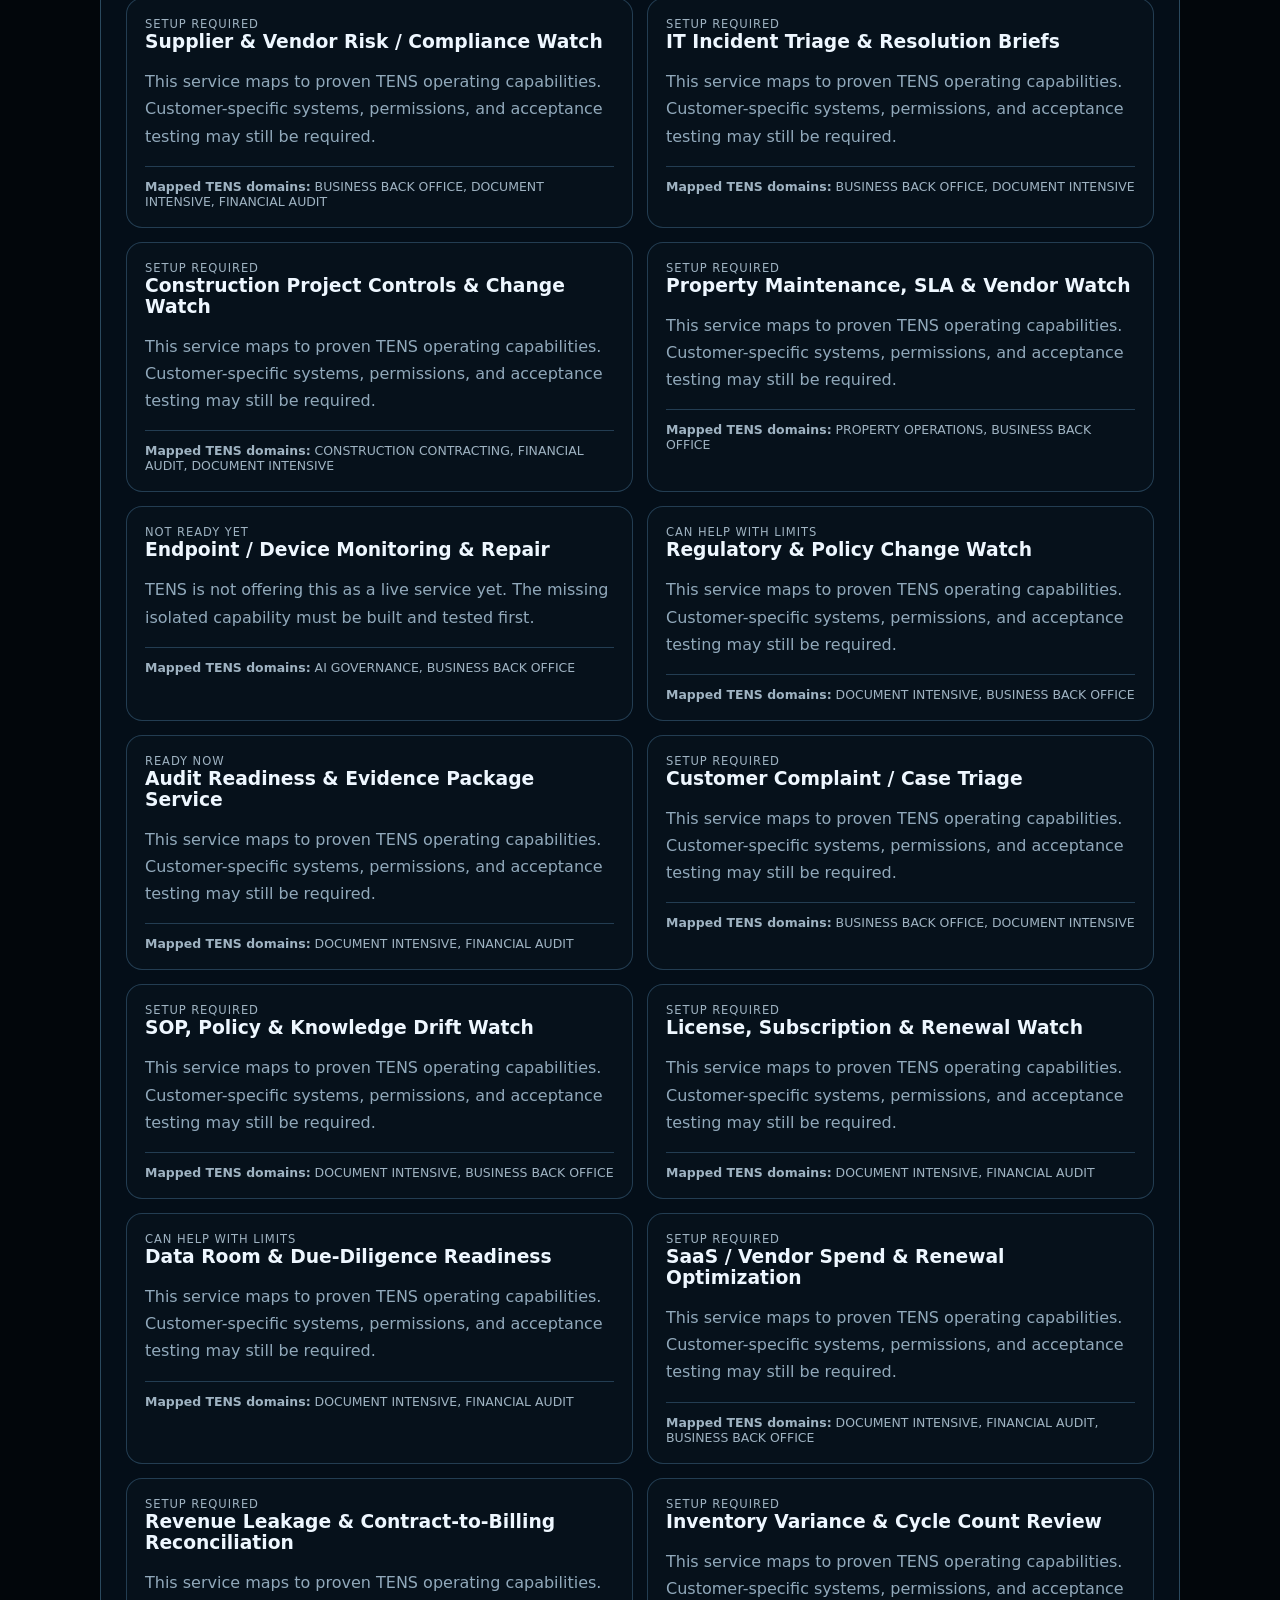
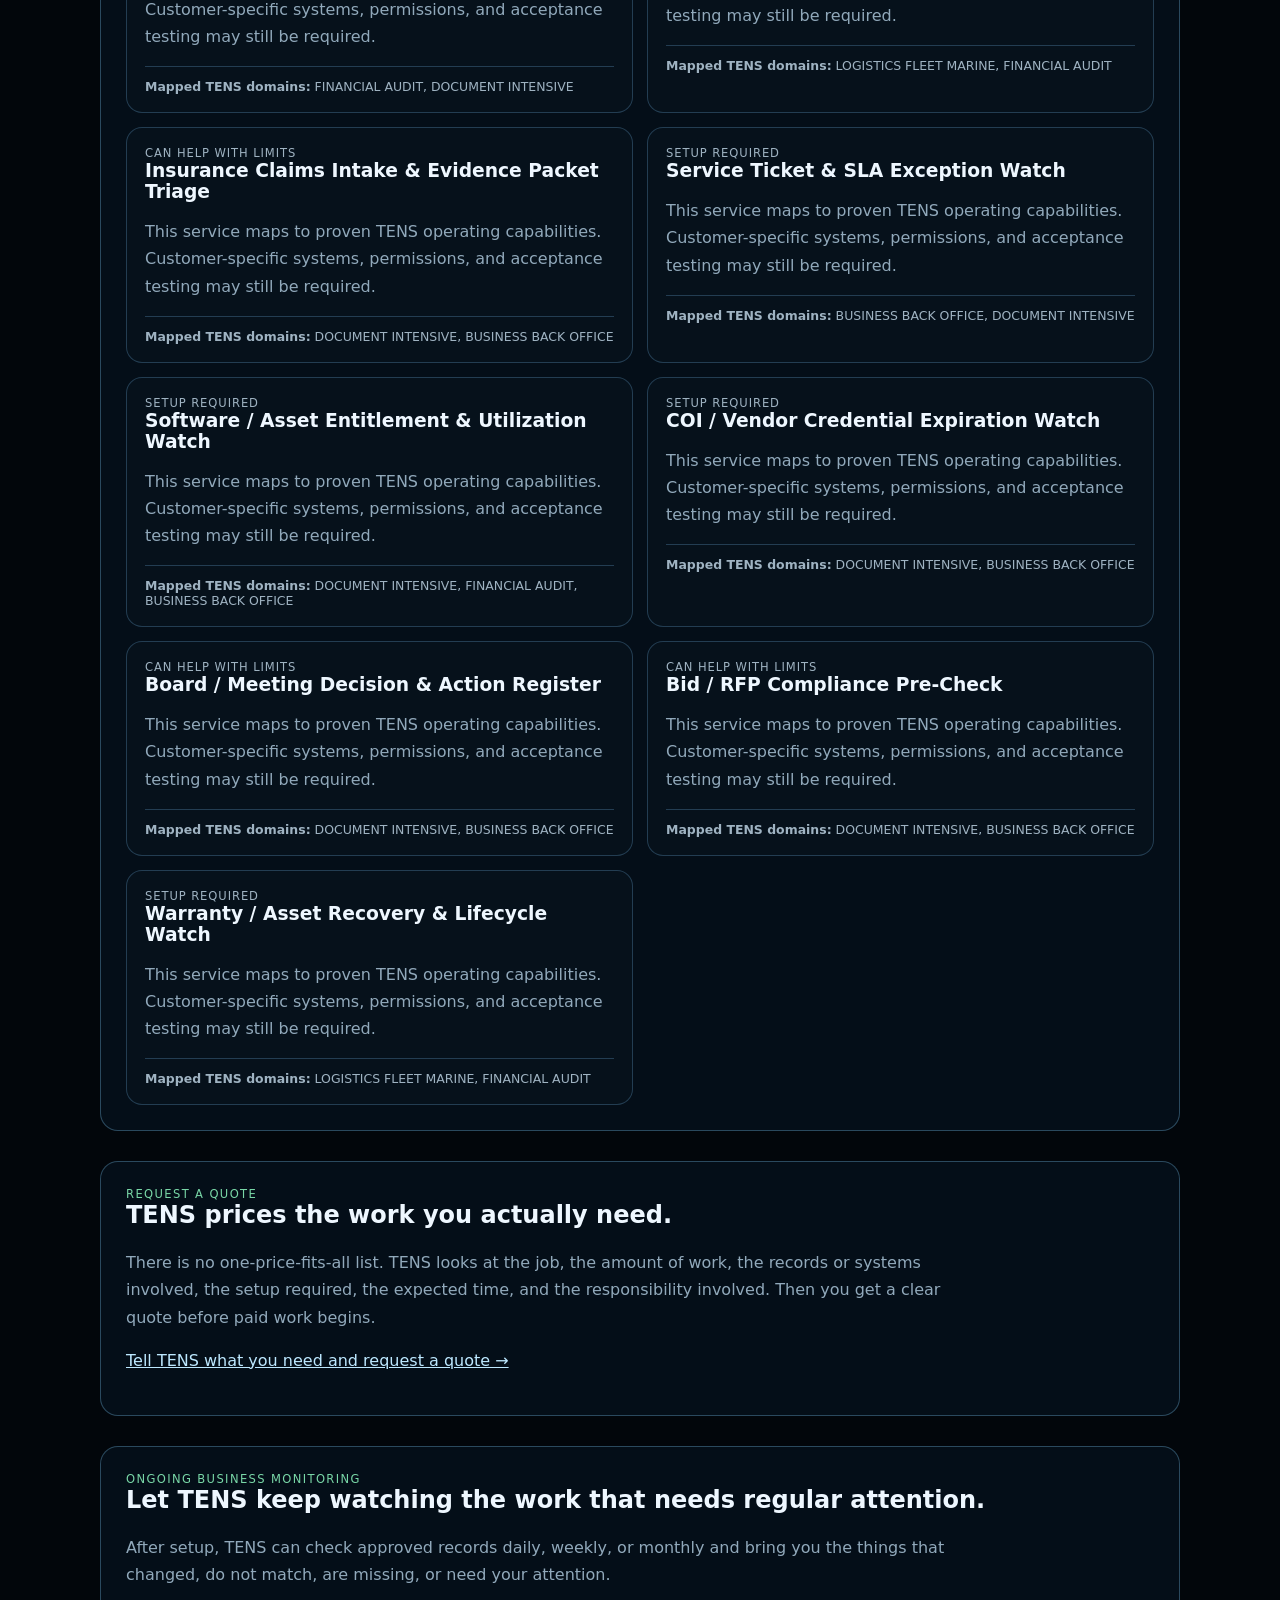
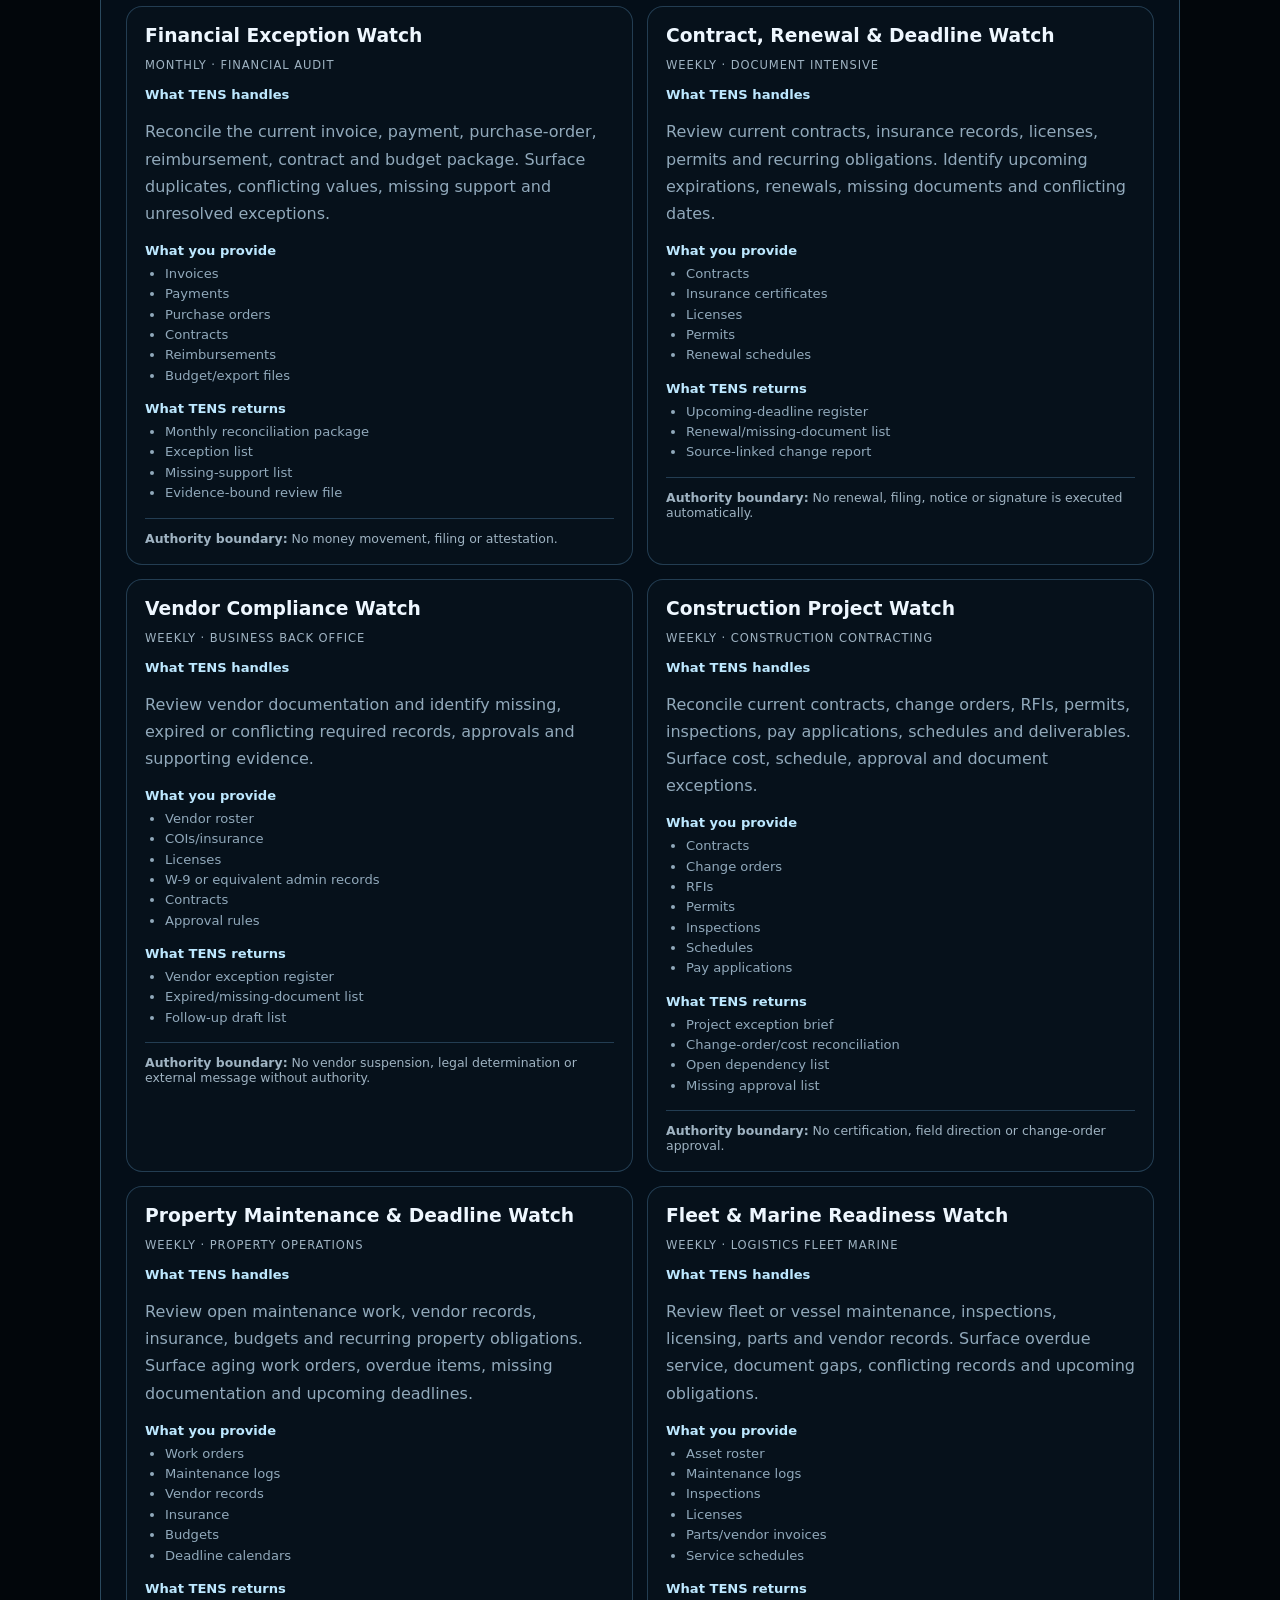
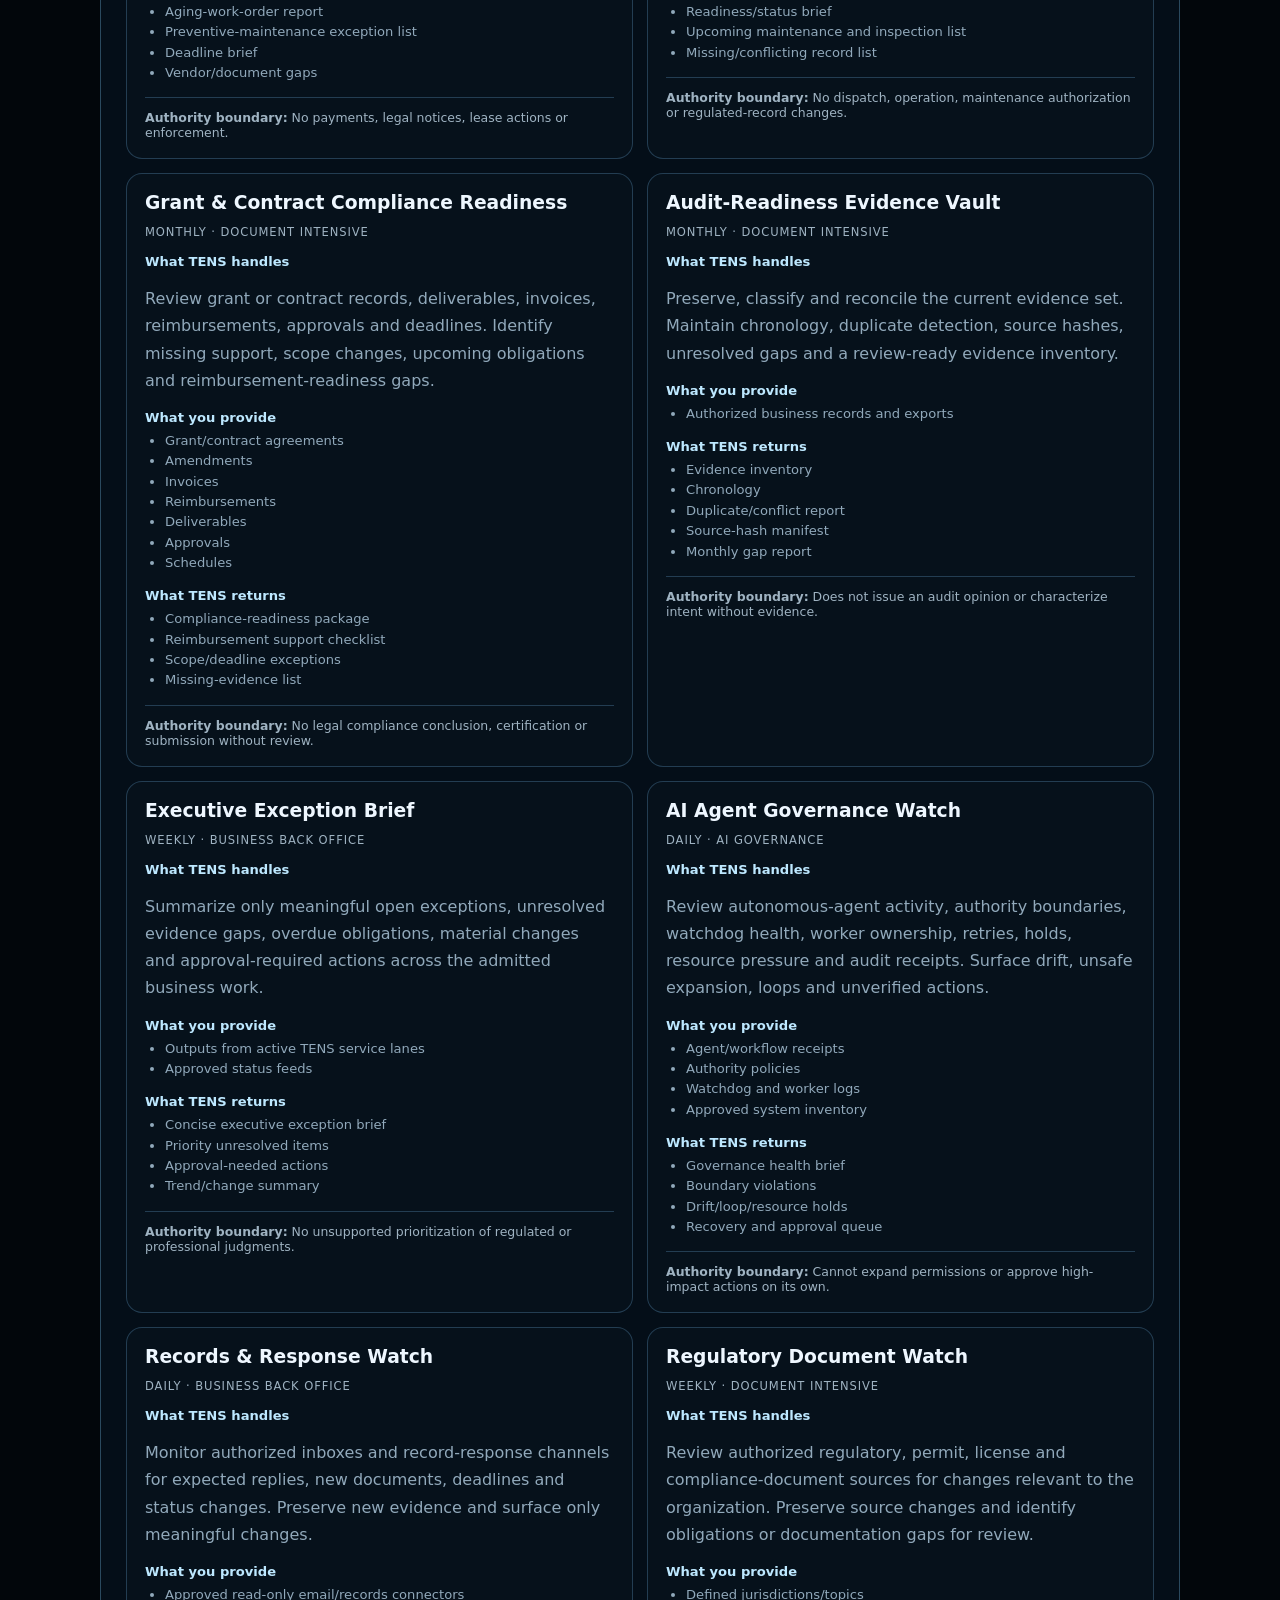
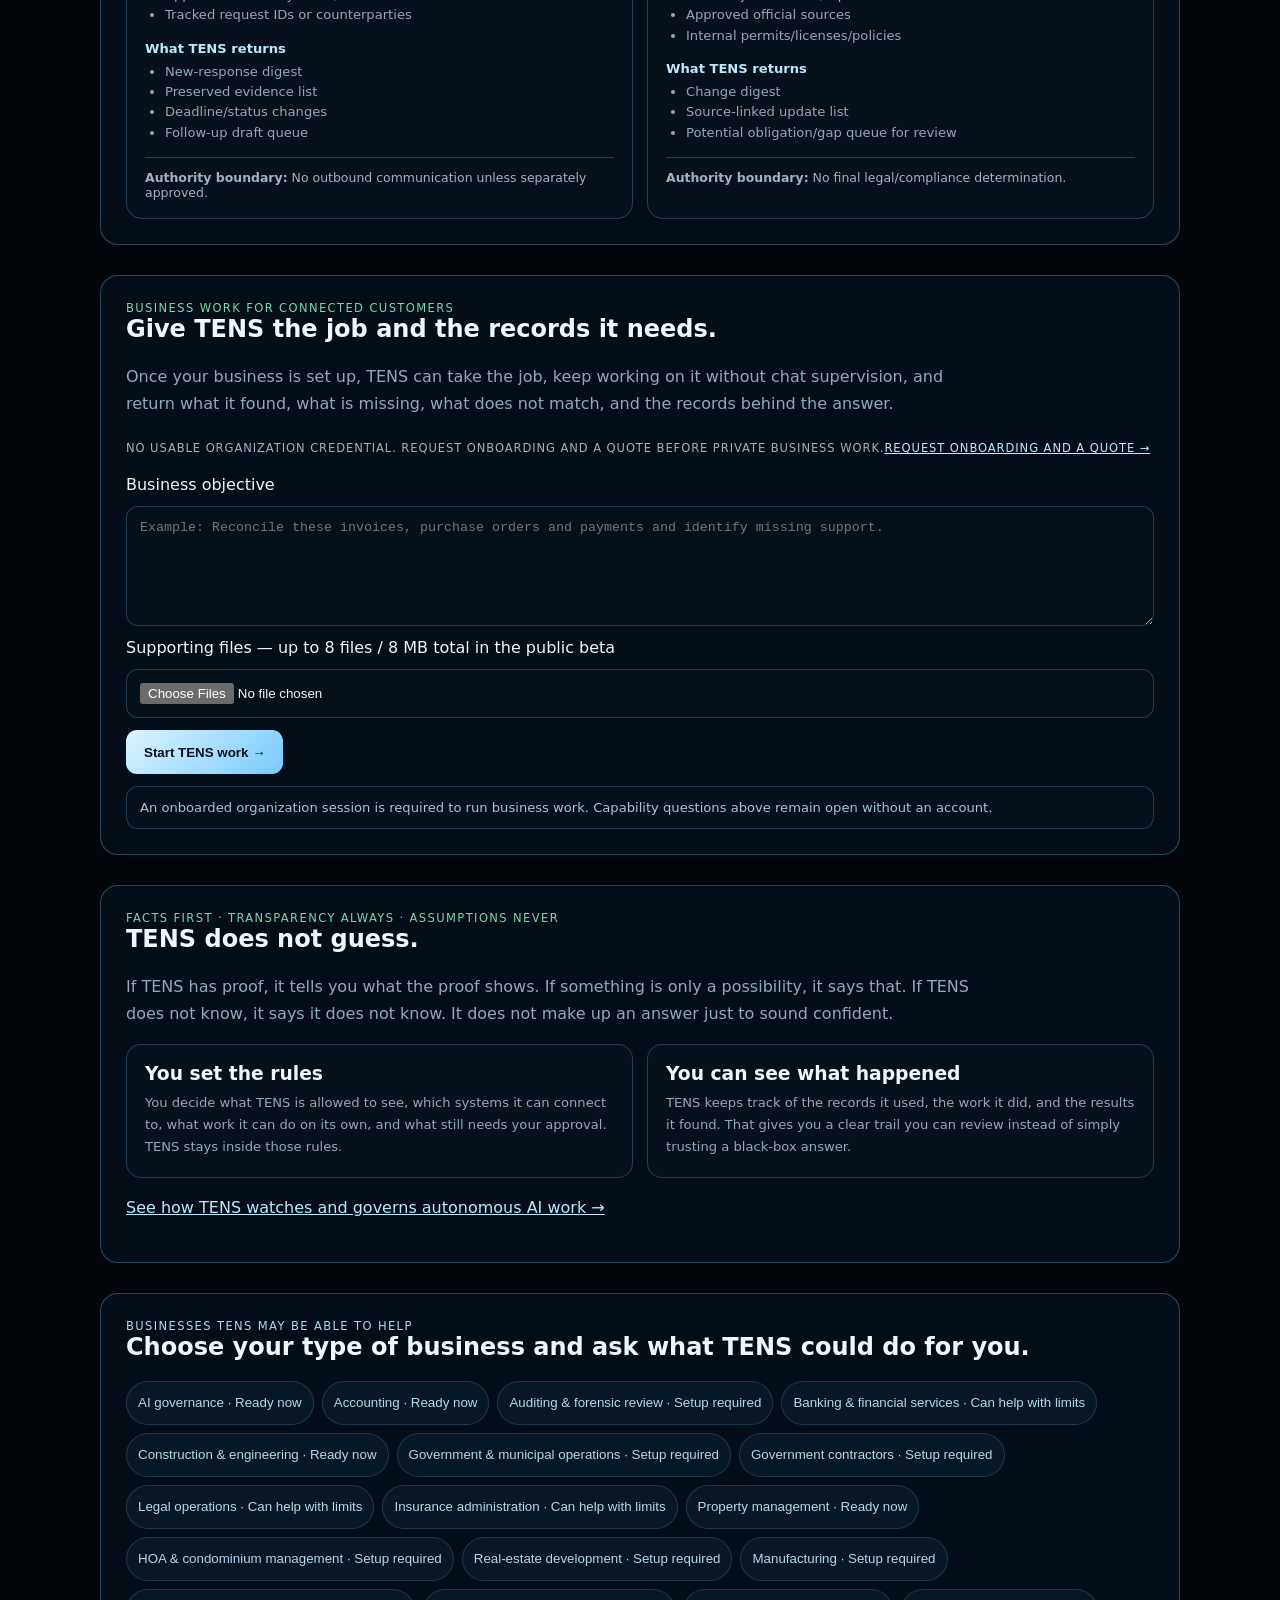
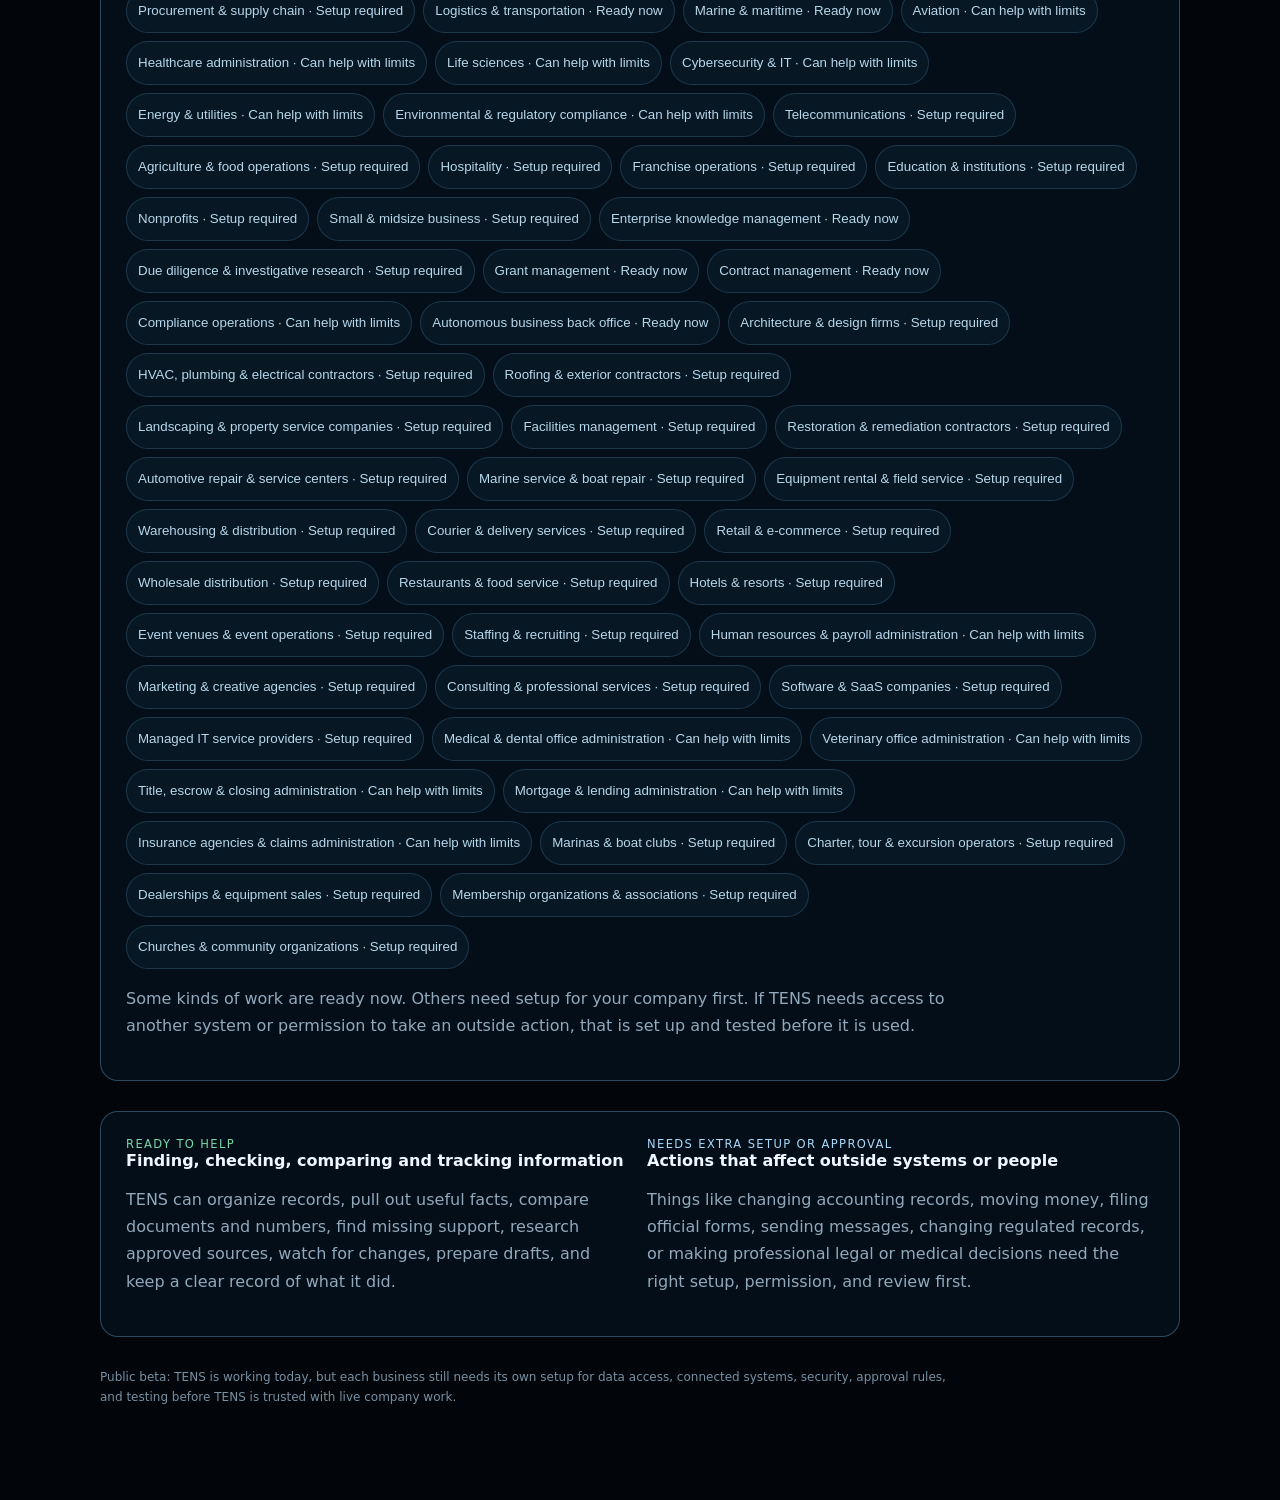
<file: business.html>
<!doctype html>
<html lang="en">
<head>
<meta charset="utf-8">
<meta name="viewport" content="width=device-width,initial-scale=1">
<meta name="theme-color" content="#02060b">
<meta name="description" content="Ask how TENS can support evidence-driven business operations.">
<title>TENS for Business — Ask TENS</title>
<style>
:root{color-scheme:dark;--bg:#02060b;--panel:#07131e;--text:#eef7ff;--muted:#91a9bb;--cyan:#82d2ff;--line:rgba(126,202,252,.24);--ok:#79d7a7}*{box-sizing:border-box}
body{margin:0;overflow-x:hidden;background:radial-gradient(circle at 50% 0,rgba(38,106,154,.18),transparent 35rem),var(--bg);color:var(--text);font-family:Inter,system-ui,-apple-system,"Segoe UI",sans-serif}
header{padding:17px clamp(18px,5vw,64px);border-bottom:1px solid var(--line);display:flex;justify-content:space-between;align-items:center;gap:18px;min-width:0}.brand{color:inherit;text-decoration:none;font-weight:800;letter-spacing:.25em;flex:0 0 auto}.nav{display:flex;gap:10px;flex-wrap:wrap;justify-content:flex-end;min-width:0}.nav a{color:#b7d7eb;text-decoration:none;border:1px solid var(--line);border-radius:999px;padding:8px 11px;font-size:.75rem}
main{width:min(1080px,calc(100% - 34px));margin:auto;padding:62px 0 80px}.eyebrow{color:var(--cyan);text-transform:uppercase;letter-spacing:.17em;font-size:.7rem;font-weight:800}h1{font-size:clamp(2.5rem,7vw,5rem);line-height:.98;letter-spacing:-.055em;margin:12px 0 20px;max-width:900px}p{color:var(--muted);line-height:1.7;max-width:850px}
.askbox{margin:30px 0 42px;padding:18px;border:1px solid rgba(130,210,255,.32);border-radius:20px;background:rgba(7,19,30,.78);box-shadow:0 18px 60px rgba(0,0,0,.25)}.askbox label{display:block;margin:0 0 10px 4px;font-size:.68rem;letter-spacing:.12em;text-transform:uppercase;color:#b9d8ea}.askrow{display:grid;grid-template-columns:1fr auto auto;gap:8px}.askrow input{min-width:0;border:1px solid rgba(126,202,252,.25);border-radius:12px;background:#06111b;color:#eef8ff;padding:15px;font-size:1rem;outline:0}.askrow button{border:0;border-radius:11px;font-weight:800;cursor:pointer}.mic{width:50px;background:#102637;color:#bce8ff;border:1px solid rgba(126,202,252,.2)!important;font-size:1.05rem}.mic.listening{background:#113425;box-shadow:0 0 0 3px rgba(121,215,167,.12)}.go{padding:0 18px;color:#06101a;background:linear-gradient(135deg,#dcf4ff,#78caff)}.askstatus{min-height:20px;margin:8px 4px 0;color:#8fb0c5;font-size:.72rem}.canary{display:flex;gap:8px;flex-wrap:wrap;margin-top:10px}.canary button,.markets button{min-height:44px;border:1px solid rgba(126,202,252,.18);background:#071724;color:#b7d7eb;border-radius:999px;padding:8px 11px;cursor:pointer}
.proof{border:1px solid rgba(130,210,255,.3);border-radius:18px;padding:25px;margin-top:30px;background:rgba(7,19,30,.7)}.proof h2{margin-top:0}.status{font-size:.72rem;text-transform:uppercase;letter-spacing:.12em;color:#a8d9f7}.ready{color:var(--ok)}
.grid{display:grid;grid-template-columns:repeat(3,1fr);gap:13px;margin:28px 0}.card{border:1px solid var(--line);border-radius:17px;background:linear-gradient(180deg,rgba(8,24,37,.88),rgba(4,12,20,.9));padding:22px;cursor:pointer}.card:hover{border-color:rgba(130,210,255,.5)}.card h2{font-size:1rem;margin:0 0 9px}.card p{font-size:.83rem;margin:0}.markets{display:flex;flex-wrap:wrap;gap:8px;margin-top:18px}.note{font-size:.75rem;color:#7890a2;margin-top:30px}.boundary{display:grid;grid-template-columns:1fr 1fr;gap:14px}.boundary strong{display:block;margin-bottom:8px}.profilegrid{display:grid;grid-template-columns:1fr 1fr;gap:14px;margin-top:18px}.profile{border:1px solid var(--line);border-radius:16px;padding:18px;background:#06111b}.profile h3{margin:0 0 12px}.profile h4{margin:15px 0 5px;color:#bde8ff;font-size:.82rem}.profile ul{margin:6px 0 0;padding-left:20px;color:var(--muted);line-height:1.55;font-size:.82rem}.profile .limit{margin-top:14px;padding-top:12px;border-top:1px solid var(--line);font-size:.78rem;color:#9fb3c2}.workbox{display:grid;gap:12px}.workbox textarea,.workbox input[type=file]{width:100%;border:1px solid var(--line);border-radius:12px;background:#04101a;color:var(--text);padding:13px}.workbox textarea{min-height:120px;resize:vertical}.workbox button{justify-self:start;min-height:44px;border:0;border-radius:11px;padding:12px 18px;font-weight:800;background:linear-gradient(135deg,#dcf4ff,#78caff);color:#06101a;cursor:pointer}.workstatus{border:1px solid var(--line);border-radius:12px;padding:13px;background:#04101a;color:#a9c4d5;font-size:.82rem;white-space:pre-wrap}.accountflag{font-size:.72rem;letter-spacing:.08em;text-transform:uppercase;color:#9fb3c2}.trial{margin:30px 0 42px;padding:22px;border:1px solid rgba(121,215,167,.28);border-radius:20px;background:rgba(5,23,20,.62)}.trial h2{margin:6px 0 8px}.trialgrid{display:grid;grid-template-columns:1fr 1fr;gap:10px}.trial input,.trial textarea{width:100%;border:1px solid rgba(126,202,252,.25);border-radius:12px;background:#06111b;color:#eef8ff;padding:14px;font-size:.95rem}.trial textarea{grid-column:1/-1;min-height:120px;resize:vertical}.trial button{min-height:44px;border:0;border-radius:11px;padding:12px 17px;font-weight:800;cursor:pointer;background:linear-gradient(135deg,#dcf4ff,#78caff);color:#06101a}.trialresult{margin-top:16px;border:1px solid var(--line);border-radius:14px;background:#04101a;padding:16px;color:#abc4d4;line-height:1.55}.trialresult h3{color:#eaf8ff;margin:5px 0 10px}.trialresult ul{margin:6px 0 12px;padding-left:20px}.trialbadge{display:inline-flex;border:1px solid rgba(121,215,167,.35);color:var(--ok);border-radius:999px;padding:5px 8px;font-size:.66rem;letter-spacing:.08em;text-transform:uppercase}.trialnote{font-size:.78rem}.trialoffer{margin-top:14px;padding:13px;border-top:1px solid var(--line);color:#d5ecf8}.trialoffer span{font-size:.76rem;color:#8fa5b4}.controlgrid{display:grid;grid-template-columns:1fr 1fr;gap:14px;margin-top:16px}.controlcard{border:1px solid var(--line);border-radius:15px;padding:18px;background:#06111b}.controlcard h3{margin:0 0 8px;color:#eaf8ff}.controlcard p{font-size:.82rem;margin:0}
@media(max-width:800px){.grid,.boundary,.profilegrid,.trialgrid,.controlgrid{grid-template-columns:1fr}.trial textarea{grid-column:auto}.askrow{grid-template-columns:1fr 48px}.go{grid-column:1/-1;min-height:46px}.nav a:nth-child(1),.nav a:nth-child(2){display:none}main{padding-top:42px}h1{font-size:clamp(2.35rem,10vw,3.35rem);overflow-wrap:anywhere}.nav{gap:6px}.nav a{font-size:.7rem;padding:7px 9px}}
</style>
</head>
<body>
<header><a class="brand" href="index.html">TENS</a><nav class="nav"><a href="pricing.html">Request a quote</a><a href="governance.html">AI Governance</a><a href="browse.html">Evidence</a><a href="index.html">Ask TENS</a></nav></header>
<main>
<div class="eyebrow">TENS for Business · Public beta</div>
<h1>Ask what TENS can do inside your business.</h1>
<p>TENS is being built as an evidence-first autonomous operations layer: it can organize authorized information, reconcile records, identify discrepancies and gaps, research justified questions, monitor recurring work, prepare bounded actions, and preserve an auditable trail. The exact workflow depends on the organization, its systems, its authority boundaries, and the measurable result it wants.</p>

<section class="askbox">
<label for="businessQ">Ask TENS about your business or industry</label>
<form id="businessAsk" class="askrow">
<input id="businessQ" maxlength="1200" autocomplete="off" placeholder="Example: How will TENS help me in my accounting firm?">
<button id="businessMic" class="mic" type="button" aria-label="Speak your business question">🎙</button>
<button class="go" type="submit">Ask TENS →</button>
</form>
<div id="businessStatus" class="askstatus" aria-live="polite"></div>
<div class="canary"><button type="button" data-q="How will TENS help me in my accounting firm?">Accounting firm</button><button type="button" data-q="How can TENS help my construction company?">Construction</button><button type="button" data-q="What can TENS do for my law firm?">Law firm</button><button type="button" data-q="How can TENS support manufacturing and procurement?">Manufacturing</button></div>
</section>

<section class="trial" id="freeAssessment"><div class="status ready">Try TENS free · no account required</div><h2>Describe the problem. Get a useful diagnostic preview.</h2><p>Tell TENS what kind of business you run, what is going wrong, and what result you need. TENS will identify the likely operating fit, show the first work it can perform, identify what information would be needed to finish, and explain what remains outside the approved authority. Do not paste passwords, account numbers, medical records, or other sensitive secrets into this free text box.</p><form id="freeAssessmentForm" class="trialgrid"><input id="freeBusinessType" maxlength="180" autocomplete="off" placeholder="Business type — e.g. construction company"><input id="freeOutcome" maxlength="240" autocomplete="off" placeholder="Desired result — e.g. find why invoices do not reconcile"><textarea id="freeProblem" maxlength="3000" placeholder="Describe the problem in plain English. What happened, what records or systems are involved, and what would a useful answer look like?"></textarea><button type="submit">Get free TENS preview →</button><button id="freeAssessmentProceed" type="button" hidden>Would you like TENS to proceed? →</button></form><p class="trialnote">If you choose to proceed, this tab temporarily keeps only the business details you enter to prefill the quote page. Do not include sensitive personal or company data. Nothing is sent automatically.</p><div id="freeAssessmentResult" class="trialresult">Your free preview will appear here. It is a diagnostic scope preview, not a substitute for professional legal, medical, financial, safety, or regulatory judgment.</div></section>

<section class="proof"><div class="status ready">What TENS can do today</div><h2>TENS first figures out what kind of problem you have.</h2><p>Then it shows you what it can handle, what information it would need from you, and whether anything needs extra setup or approval before the work can continue.</p></section>

<section class="grid">
<div class="card" data-q="How will TENS help me in my accounting firm?"><h2>Financial & audit operations</h2><p>Reconcile invoices, purchase orders, contracts, payments and reimbursements; surface documented discrepancies, duplicates and missing support for review.</p></div>
<div class="card" data-q="How can TENS help my construction and engineering company?"><h2>Construction & contracting</h2><p>Track contracts, change orders, permits, inspections, schedules, deliverables, vendors and project records.</p></div>
<div class="card" data-q="How can TENS help with property management and HOA operations?"><h2>Property operations</h2><p>Organize work orders, vendor records, maintenance, insurance documentation, budgets and administrative deadlines.</p></div>
<div class="card" data-q="How can TENS help a law firm with document-intensive work?"><h2>Document-intensive work</h2><p>Build traceable chronologies, classify large record sets, compare versions, locate missing material and preserve source provenance.</p></div>
<div class="card" data-q="How can TENS help with fleet, marine and logistics operations?"><h2>Logistics, fleet & marine</h2><p>Coordinate maintenance records, inspections, licensing, parts, vendor invoices and recurring compliance documentation.</p></div>
<div class="card" data-q="How can TENS help automate a business back office safely?"><h2>Business back office</h2><p>Support bounded email, document, reporting, research, reconciliation and customer workflows with verification controls.</p></div>
</section>

<section class="proof"><div class="status ready">What TENS can handle</div><h2>See the kinds of business work TENS is ready to help with.</h2><p>Each section below explains what TENS can do, what you would give it, what you would get back, and what still needs your approval.</p><div id="level1Profiles" class="profilegrid"></div></section>

<section class="proof"><div class="status ready">More capabilities found through current market research</div><h2>Other problems TENS may be able to help solve.</h2><p>These are not marketing guesses. TENS maps each idea back to a proven operating domain first. Some are ready now, some need setup for your systems, and some are intentionally held until the missing isolated capability is built.</p><div id="researchedCapabilities" class="profilegrid"></div></section>

<section class="proof"><div class="status ready">Request a quote</div><h2>TENS prices the work you actually need.</h2><p>There is no one-price-fits-all list. TENS looks at the job, the amount of work, the records or systems involved, the setup required, the expected time, and the responsibility involved. Then you get a clear quote before paid work begins.</p><p><a href="pricing.html" style="color:#bde8ff">Tell TENS what you need and request a quote →</a></p></section>

<section class="proof"><div class="status ready">Ongoing business monitoring</div><h2>Let TENS keep watching the work that needs regular attention.</h2><p>After setup, TENS can check approved records daily, weekly, or monthly and bring you the things that changed, do not match, are missing, or need your attention.</p><div id="managedServices" class="profilegrid"></div></section>

<section class="proof" id="businessWork"><div class="status ready">Business work for connected customers</div><h2>Give TENS the job and the records it needs.</h2><p>Once your business is set up, TENS can take the job, keep working on it without chat supervision, and return what it found, what is missing, what does not match, and the records behind the answer.</p><div class="workbox"><div id="businessAccountState" class="accountflag">Checking organization session…</div><label for="workObjective">Business objective</label><textarea id="workObjective" maxlength="4000" placeholder="Example: Reconcile these invoices, purchase orders and payments and identify missing support."></textarea><label for="workFiles">Supporting files — up to 8 files / 8 MB total in the public beta</label><input id="workFiles" type="file" multiple accept=".pdf,.docx,.xlsx,.xlsm,.txt,.csv,.json,.html,.xml,.md"><button id="runBusinessWork" type="button">Start TENS work →</button><div id="businessWorkStatus" class="workstatus" aria-live="polite">An onboarded organization session is required to run business work. Capability questions above remain open without an account.</div></div></section>

<section class="proof"><div class="status ready">Facts first · transparency always · assumptions never</div><h2>TENS does not guess.</h2><p>If TENS has proof, it tells you what the proof shows. If something is only a possibility, it says that. If TENS does not know, it says it does not know. It does not make up an answer just to sound confident.</p><div class="controlgrid"><div class="controlcard"><h3>You set the rules</h3><p>You decide what TENS is allowed to see, which systems it can connect to, what work it can do on its own, and what still needs your approval. TENS stays inside those rules.</p></div><div class="controlcard"><h3>You can see what happened</h3><p>TENS keeps track of the records it used, the work it did, and the results it found. That gives you a clear trail you can review instead of simply trusting a black-box answer.</p></div></div><p><a href="governance.html" style="color:#bde8ff">See how TENS watches and governs autonomous AI work →</a></p></section>

<section class="proof"><div class="status">Businesses TENS may be able to help</div><h2>Choose your type of business and ask what TENS could do for you.</h2><div class="markets" id="markets"></div><p>Some kinds of work are ready now. Others need setup for your company first. If TENS needs access to another system or permission to take an outside action, that is set up and tested before it is used.</p></section>

<section class="proof boundary"><div><div class="status ready">Ready to help</div><strong>Finding, checking, comparing and tracking information</strong><p>TENS can organize records, pull out useful facts, compare documents and numbers, find missing support, research approved sources, watch for changes, prepare drafts, and keep a clear record of what it did.</p></div><div><div class="status">Needs extra setup or approval</div><strong>Actions that affect outside systems or people</strong><p>Things like changing accounting records, moving money, filing official forms, sending messages, changing regulated records, or making professional legal or medical decisions need the right setup, permission, and review first.</p></div></section>

<p class="note">Public beta: TENS is working today, but each business still needs its own setup for data access, connected systems, security, approval rules, and testing before TENS is trusted with live company work.</p>
</main>
<script src="tens-business-capabilities.js"></script>
<script src="tens-level1-business-registry.js"></script>
<script src="tens-managed-services-registry.js"></script>
<script src="tens-business-readiness.js"></script>
<script src="tens-researched-business-capabilities.js"></script>
<script src="tens-business-work-client.js"></script>
<script src="tens-business-free-assessment.js"></script>
<script src="tens-business-i18n-es.js"></script>
<script src="tens-i18n.js"></script>
<script>
(()=>{
const form=document.getElementById('businessAsk'),q=document.getElementById('businessQ'),status=document.getElementById('businessStatus'),mic=document.getElementById('businessMic'),bizEs=window.TENS_BUSINESS_I18N_ES||{profiles:{},services:{},markets:{},research:{}};const isEs=()=>window.TENS_I18N?.lang?.()==='es';
function go(v=q.value.trim()){if(!v){status.textContent=isEs()?'Escribe o di primero una pregunta sobre tu empresa.':'Type or speak a business question first.';q.focus();return}location.href='results.html?mode=business&q='+encodeURIComponent(v)}
form.addEventListener('submit',e=>{e.preventDefault();go()});
document.querySelectorAll('[data-q]').forEach(el=>el.addEventListener('click',()=>{q.value=el.dataset.q;go(el.dataset.q)}));
const readinessRows=window.TENS_BUSINESS_READINESS?.rows||[];
const statusText=d=>d==='PASS_NOW'?(isEs()?'Listo ahora':'Ready now'):d==='PASS_WITH_BOUNDARIES'?(isEs()?'Puede ayudar con límites':'Can help with limits'):d==='FAIL'?(isEs()?'Aún no compatible':'Not supported yet'):(isEs()?'Requiere configuración':'Setup required');
const market=document.getElementById('markets');for(const row of readinessRows){const b=document.createElement('button'),label=isEs()?(bizEs.markets[row.label]||row.label):row.label;b.type='button';b.dataset.state=row.decision;b.title=isEs()?(window.TENS_I18N?.t?.(row.note)||row.note||''):(row.note||'');b.textContent=label+' · '+statusText(row.decision);b.addEventListener('click',()=>go((isEs()?'¿Cómo puede ayudar TENS con ':'How can TENS help with ')+label+(isEs()?'?':'?')));market.appendChild(b)}
const profiles=document.getElementById('level1Profiles'),catalog=window.TENS_LEVEL1_BUSINESS_REGISTRY?.profiles||[];
const list=xs=>'<ul>'+xs.map(x=>'<li>'+String(x).replace(/[&<>"]/g,c=>({'&':'&amp;','<':'&lt;','>':'&gt;','"':'&quot;'}[c]))+'</li>').join('')+'</ul>';
for(const p of catalog){const x=isEs()?(bizEs.profiles[p.id]||p):p,el=document.createElement('article');el.className='profile';el.innerHTML='<h3>'+x.title+'</h3><h4>'+(isEs()?'Qué puede hacer TENS':'What TENS can do')+'</h4>'+list(x.does)+'<h4>'+(isEs()?'Qué proporcionas':'What you provide')+'</h4>'+list(x.provide)+'<h4>'+(isEs()?'Qué devuelve TENS':'What TENS returns')+'</h4>'+list(x.returns)+'<div class="limit"><strong>'+(isEs()?'Límite de autoridad:':'Authority boundary:')+'</strong> '+x.boundary+'</div>';profiles.appendChild(el)}
const researchRoot=document.getElementById('researchedCapabilities'),researchRows=window.TENS_RESEARCHED_BUSINESS_CAPABILITIES?.rows||[];
const researchStatus=d=>d==='PASS_NOW'?(isEs()?'Listo ahora':'Ready now'):d==='PASS_WITH_BOUNDARIES'?(isEs()?'Puede ayudar con límites':'Can help with limits'):d==='FAIL'||String(d).startsWith('FAIL_')?(isEs()?'Aún no está listo':'Not ready yet'):(isEs()?'Requiere configuración':'Setup required');
for(const c of researchRows){const el=document.createElement('article'),label=isEs()?(bizEs.research[c.label]||c.label):c.label;el.className='profile';const blocked=String(c.decision).startsWith('FAIL');el.innerHTML='<div class="accountflag">'+researchStatus(c.decision)+'</div><h3>'+label+'</h3><p>'+(blocked?(isEs()?'TENS todavía no ofrece esto como servicio en vivo. Primero debe construirse y probarse la capacidad aislada que falta.':'TENS is not offering this as a live service yet. The missing isolated capability must be built and tested first.'):(isEs()?'Este servicio se vincula con capacidades operativas probadas de TENS. Aún pueden requerirse sistemas, permisos y pruebas de aceptación específicos del cliente.':'This service maps to proven TENS operating capabilities. Customer-specific systems, permissions, and acceptance testing may still be required.'))+'</p><div class="limit"><strong>'+(isEs()?'Dominios de TENS vinculados:':'Mapped TENS domains:')+'</strong> '+c.mappedDomains.map(x=>isEs()?(bizEs.profiles[x]?.title||x.replace(/_/g,' ')):x.replace(/_/g,' ')).join(', ')+'</div>';if(!blocked){el.style.cursor='pointer';el.addEventListener('click',()=>go((isEs()?'¿Cómo puede ayudar TENS con ':'How can TENS help with ')+label+'?'))}researchRoot.appendChild(el)}
const services=document.getElementById('managedServices'),serviceCatalog=window.TENS_MANAGED_SERVICES_REGISTRY?.services||[];
for(const s of serviceCatalog){const x=isEs()?(bizEs.services[s.id]||s):s,el=document.createElement('article');el.className='profile';el.innerHTML='<h3>'+x.title+'</h3><div class="accountflag">'+x.cadence+' · '+(isEs()?(bizEs.profiles[s.domain]?.title||s.domain.replace(/_/g,' ')):s.domain.replace(/_/g,' '))+'</div><h4>'+(isEs()?'Qué maneja TENS':'What TENS handles')+'</h4><p>'+x.objective+'</p><h4>'+(isEs()?'Qué proporcionas':'What you provide')+'</h4>'+list(x.inputs)+'<h4>'+(isEs()?'Qué devuelve TENS':'What TENS returns')+'</h4>'+list(x.returns)+'<div class="limit"><strong>'+(isEs()?'Límite de autoridad:':'Authority boundary:')+'</strong> '+x.boundary+'</div>';services.appendChild(el)}
const SR=window.SpeechRecognition||window.webkitSpeechRecognition;let rec=null,listening=false,finalText='';
function setListening(on,msg){listening=on;mic.classList.toggle('listening',on);mic.setAttribute('aria-pressed',String(on));if(msg)status.textContent=msg}
if(!window.isSecureContext||!SR){mic.disabled=true;status.textContent='Voice input is unavailable here; typing works normally.'}
else{rec=new SR();rec.lang=(isEs()?'es-US':'en-US');rec.interimResults=true;rec.continuous=false;rec.onstart=()=>{finalText='';setListening(true,isEs()?'Escuchando…':'Listening…')};rec.onresult=e=>{let interim='';for(let i=e.resultIndex;i<e.results.length;i++){const t=e.results[i][0].transcript;if(e.results[i].isFinal)finalText+=(finalText?' ':'')+t.trim();else interim+=t}q.value=(finalText||interim).trim()};rec.onend=()=>setListening(false,q.value?(isEs()?'Voz capturada. Revísala y luego pregunta a TENS.':'Voice captured. Review it, then ask TENS.'):(isEs()?'La entrada de voz se detuvo.':'Voice input stopped.'));rec.onerror=e=>setListening(false,(isEs()?'La entrada de voz se detuvo':'Voice input stopped')+' ('+e.error+').');mic.addEventListener('click',()=>{if(listening){rec.stop();return}try{rec.lang=isEs()?'es-US':'en-US';rec.start()}catch{status.textContent=isEs()?'La entrada de voz se está reiniciando. Inténtalo de nuevo.':'Voice input is resetting. Try again.'}})}
window.addEventListener('tens-language-change',()=>location.reload());
})();
</script>
</body>
</html>
</file>
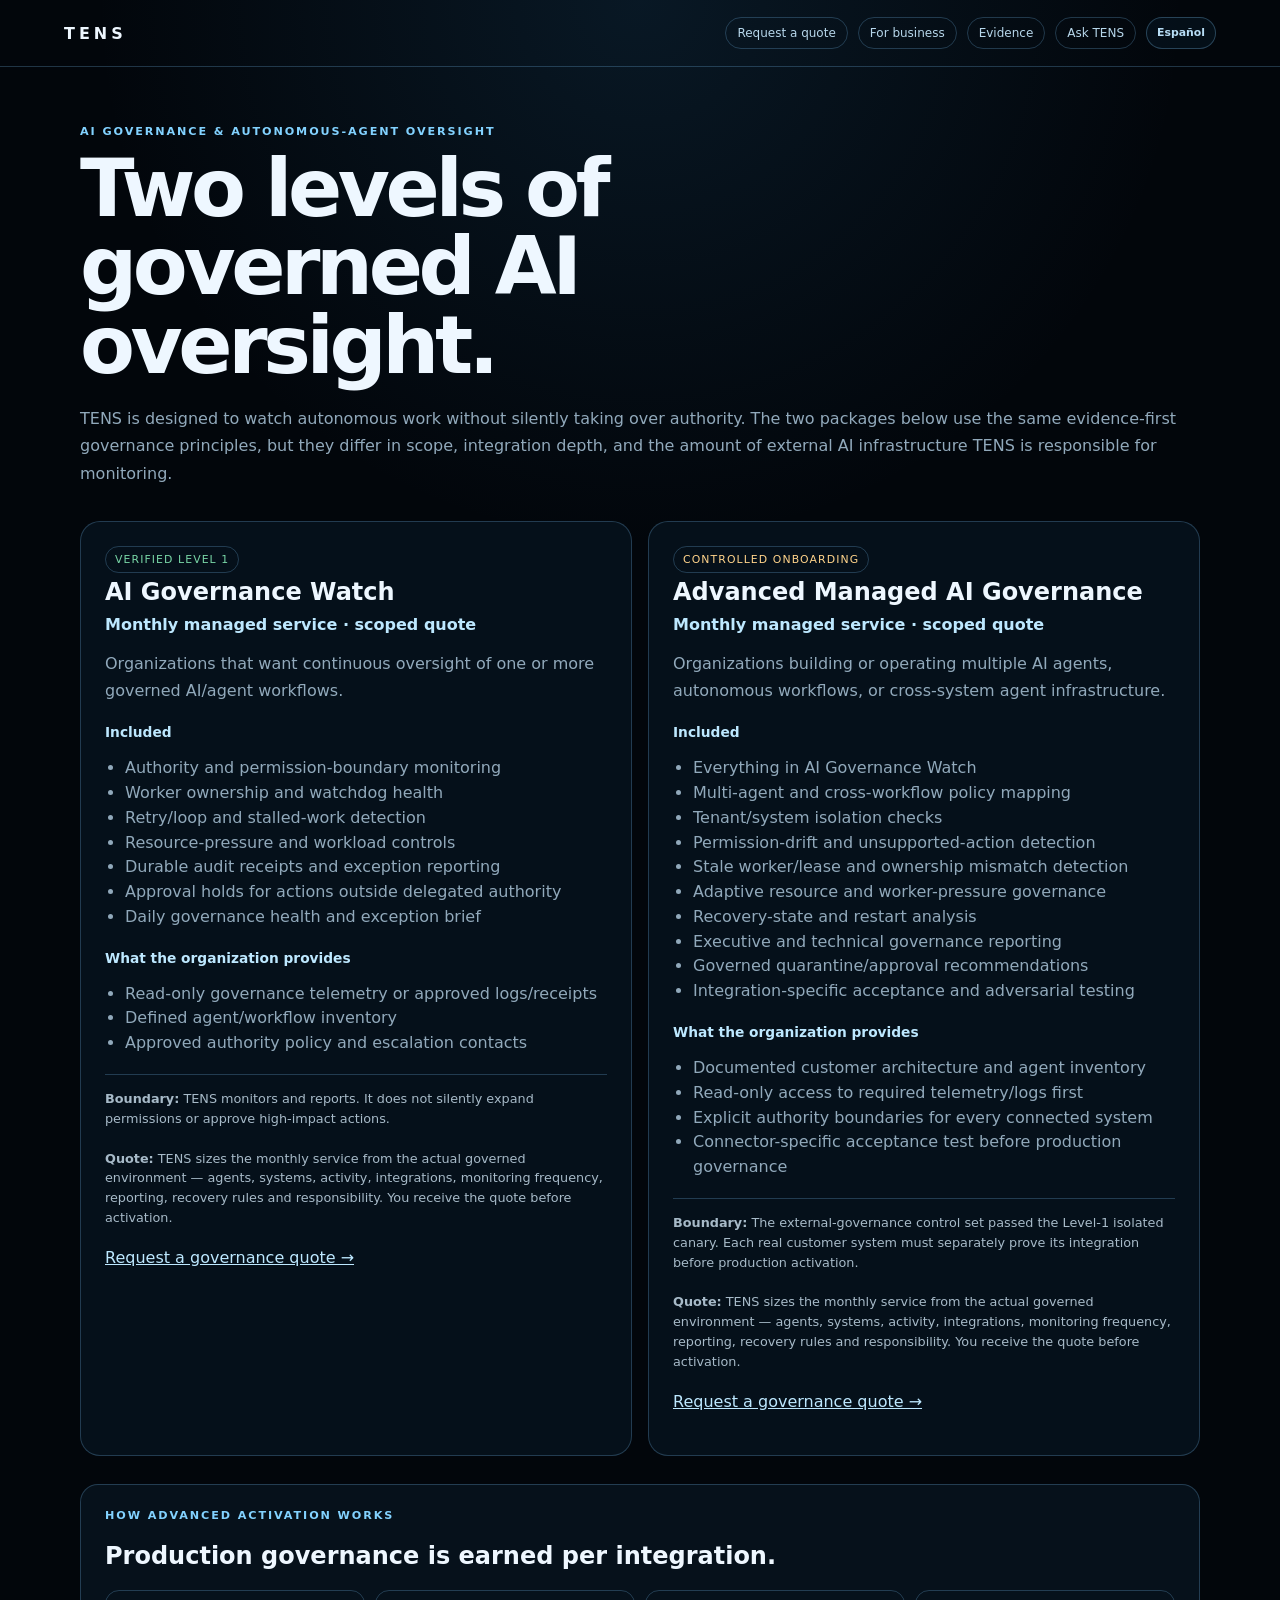
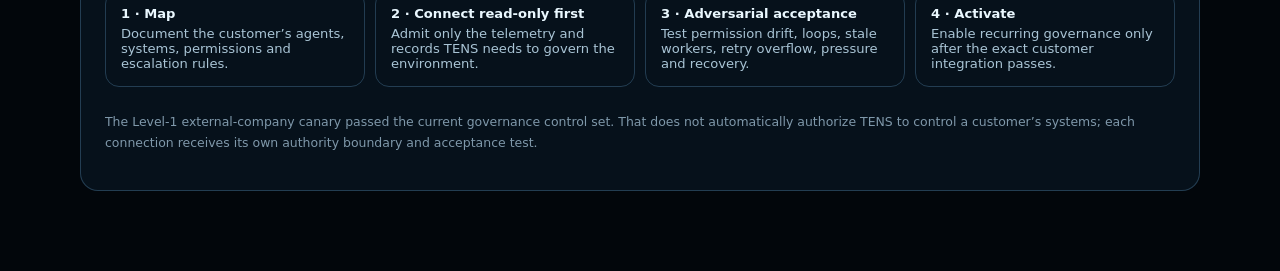
<file: governance.html>
<!doctype html>
<html lang="en">
<head>
<meta charset="utf-8">
<meta name="viewport" content="width=device-width,initial-scale=1">
<meta name="theme-color" content="#02060b">
<meta name="description" content="Compare TENS AI Governance Watch and Advanced Managed AI Governance.">
<title>AI Governance — TENS</title>
<style>
:root{color-scheme:dark;--bg:#02060b;--panel:#07131e;--text:#eef7ff;--muted:#91a9bb;--cyan:#82d2ff;--line:rgba(126,202,252,.24);--ok:#79d7a7;--hold:#ffd38a}*{box-sizing:border-box}
body{margin:0;background:radial-gradient(circle at 50% 0,rgba(38,106,154,.18),transparent 34rem),var(--bg);color:var(--text);font-family:Inter,system-ui,-apple-system,"Segoe UI",sans-serif}
header{padding:17px clamp(18px,5vw,64px);border-bottom:1px solid var(--line);display:flex;justify-content:space-between;align-items:center;gap:18px}.brand{color:inherit;text-decoration:none;font-weight:800;letter-spacing:.25em}.nav{display:flex;gap:10px;flex-wrap:wrap}.nav a{color:#b7d7eb;text-decoration:none;border:1px solid var(--line);border-radius:999px;padding:8px 11px;font-size:.75rem}
main{width:min(1120px,calc(100% - 34px));margin:auto;padding:58px 0 80px}.eyebrow{color:var(--cyan);text-transform:uppercase;letter-spacing:.17em;font-size:.7rem;font-weight:800}h1{font-size:clamp(2.5rem,7vw,5rem);line-height:.98;letter-spacing:-.055em;margin:12px 0 20px;max-width:920px}p{color:var(--muted);line-height:1.7}
.grid{display:grid;grid-template-columns:1fr 1fr;gap:16px;margin-top:34px}.card{border:1px solid var(--line);border-radius:20px;background:rgba(7,19,30,.82);padding:24px}.card h2{margin:5px 0 9px}.badge{display:inline-flex;border:1px solid var(--line);border-radius:999px;padding:6px 9px;font-size:.68rem;letter-spacing:.1em;text-transform:uppercase}.verified{color:var(--ok)}.controlled{color:var(--hold)}
.card h3{margin:20px 0 7px;color:#bde8ff;font-size:.86rem}.card ul{padding-left:20px;color:var(--muted);line-height:1.55}.boundary{margin-top:18px;padding-top:14px;border-top:1px solid var(--line);color:#a7bac8;font-size:.8rem;line-height:1.55}
.flow{margin-top:28px;border:1px solid var(--line);border-radius:18px;padding:24px;background:#06111b}.steps{display:grid;grid-template-columns:repeat(4,1fr);gap:10px;margin-top:18px}.step{border:1px solid var(--line);border-radius:14px;padding:15px;color:#a9c4d5;font-size:.82rem}.step strong{display:block;color:#eaf8ff;margin-bottom:5px}
.note{font-size:.78rem;color:#7f98aa;margin-top:24px}@media(max-width:820px){.grid,.steps{grid-template-columns:1fr}main{padding-top:42px}}
</style>
</head><body>
<header><a class="brand" href="index.html">TENS</a><nav class="nav"><a href="pricing.html">Request a quote</a><a href="business.html">For business</a><a href="browse.html">Evidence</a><a href="index.html">Ask TENS</a></nav></header>
<main>
<div class="eyebrow">AI governance & autonomous-agent oversight</div>
<h1>Two levels of governed AI oversight.</h1>
<p>TENS is designed to watch autonomous work without silently taking over authority. The two packages below use the same evidence-first governance principles, but they differ in scope, integration depth, and the amount of external AI infrastructure TENS is responsible for monitoring.</p>
<section id="packages" class="grid"></section>
<section class="flow">
<div class="eyebrow">How advanced activation works</div>
<h2>Production governance is earned per integration.</h2>
<div class="steps">
<div class="step"><strong>1 · Map</strong>Document the customer’s agents, systems, permissions and escalation rules.</div>
<div class="step"><strong>2 · Connect read-only first</strong>Admit only the telemetry and records TENS needs to govern the environment.</div>
<div class="step"><strong>3 · Adversarial acceptance</strong>Test permission drift, loops, stale workers, retry overflow, pressure and recovery.</div>
<div class="step"><strong>4 · Activate</strong>Enable recurring governance only after the exact customer integration passes.</div>
</div>
<p class="note">The Level-1 external-company canary passed the current governance control set. That does not automatically authorize TENS to control a customer’s systems; each connection receives its own authority boundary and acceptance test.</p>
</section>
</main>
<script src="tens-governance-packages.js"></script>
<script>
(()=>{const root=document.getElementById('packages'),xs=window.TENS_GOVERNANCE_PACKAGES?.packages||[],list=a=>'<ul>'+a.map(x=>'<li>'+x+'</li>').join('')+'</ul>';
for(const p of xs){const el=document.createElement('article');el.className='card';const cls=p.availability==='VERIFIED_LEVEL1'?'verified':'controlled';const label=p.availability==='VERIFIED_LEVEL1'?'Verified Level 1':'Controlled onboarding';el.innerHTML='<span class="badge '+cls+'">'+label+'</span><h2>'+p.name+'</h2><div style="font-size:1rem;font-weight:800;margin:8px 0;color:#bde8ff">Monthly managed service · scoped quote</div><p>'+p.fit+'</p><h3>Included</h3>'+list(p.includes)+'<h3>What the organization provides</h3>'+list(p.requires)+'<div class="boundary"><strong>Boundary:</strong> '+p.boundary+'<br><br><strong>Quote:</strong> TENS sizes the monthly service from the actual governed environment — agents, systems, activity, integrations, monitoring frequency, reporting, recovery rules and responsibility. You receive the quote before activation.</div><p><a href="pricing.html" style="color:#bde8ff">Request a governance quote →</a></p>';root.appendChild(el)}})();
</script>
<script src="tens-i18n.js"></script>
</body>
</html>
</file>
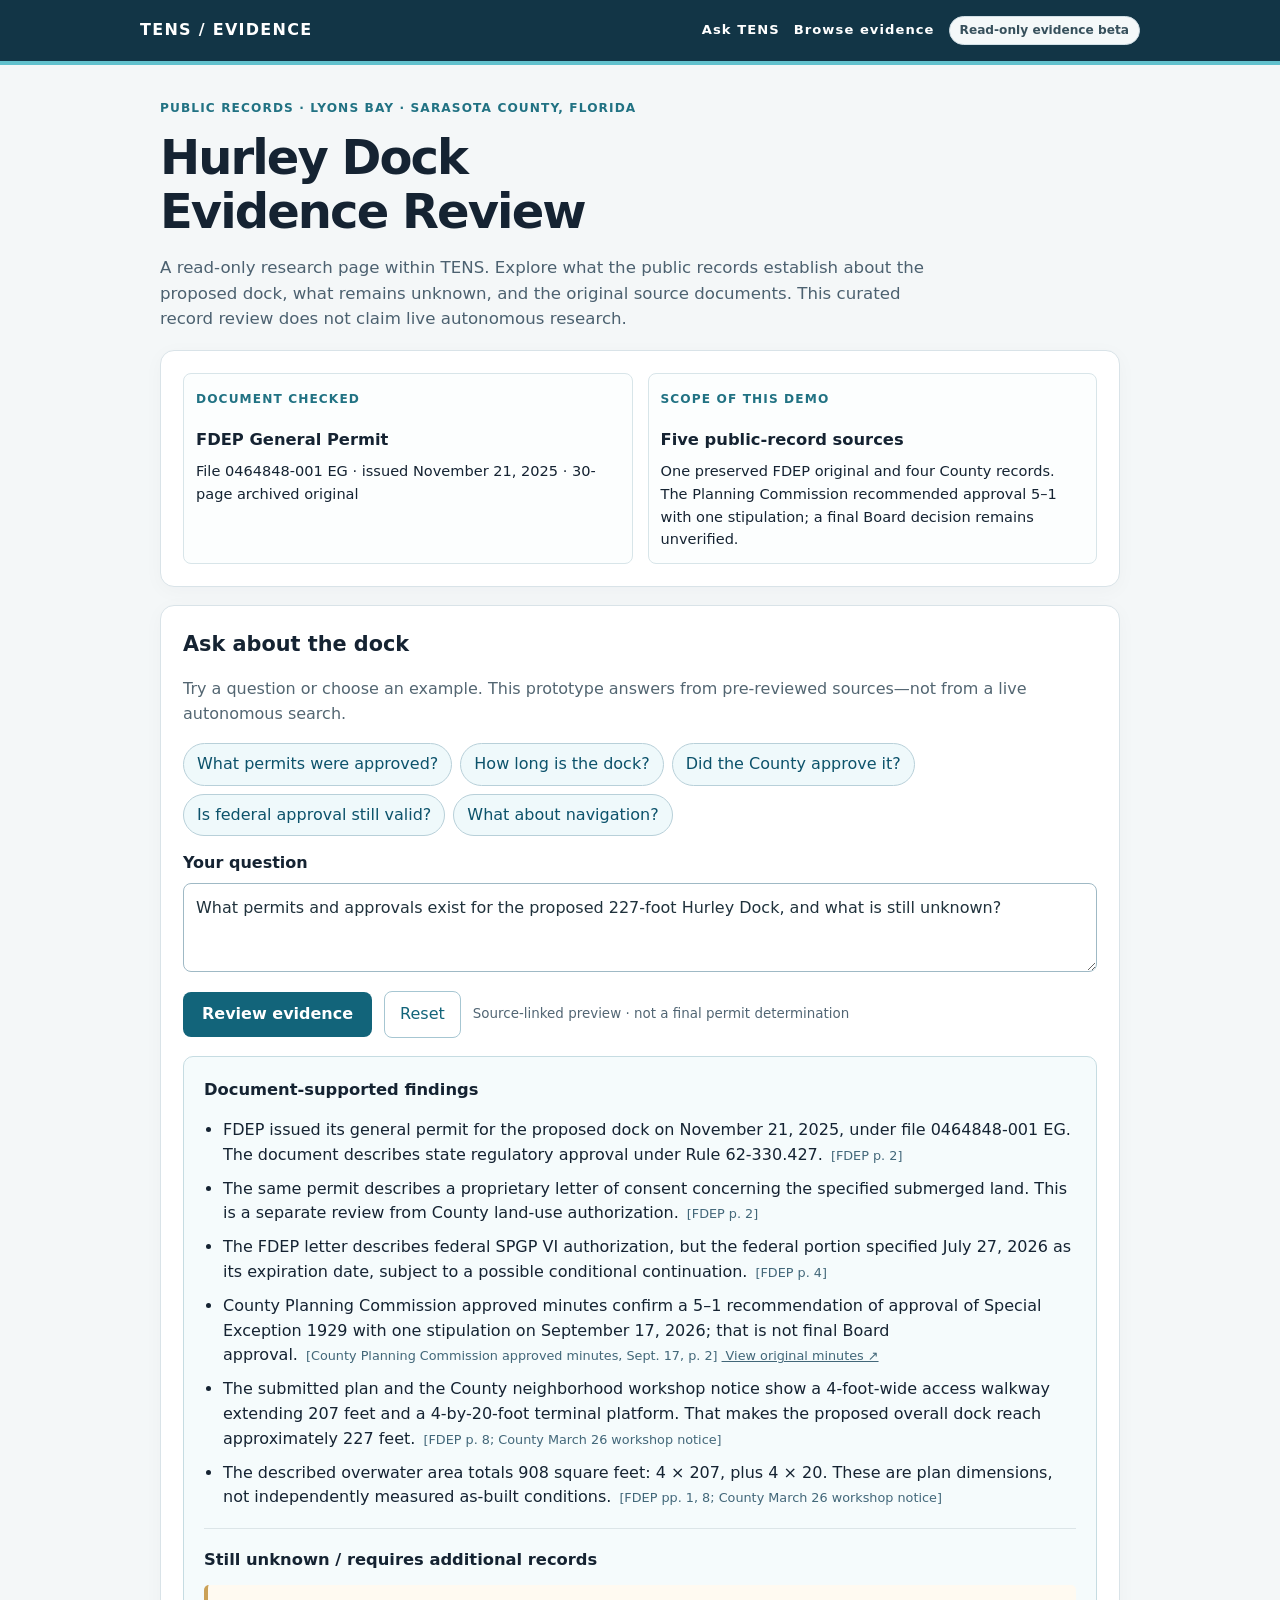
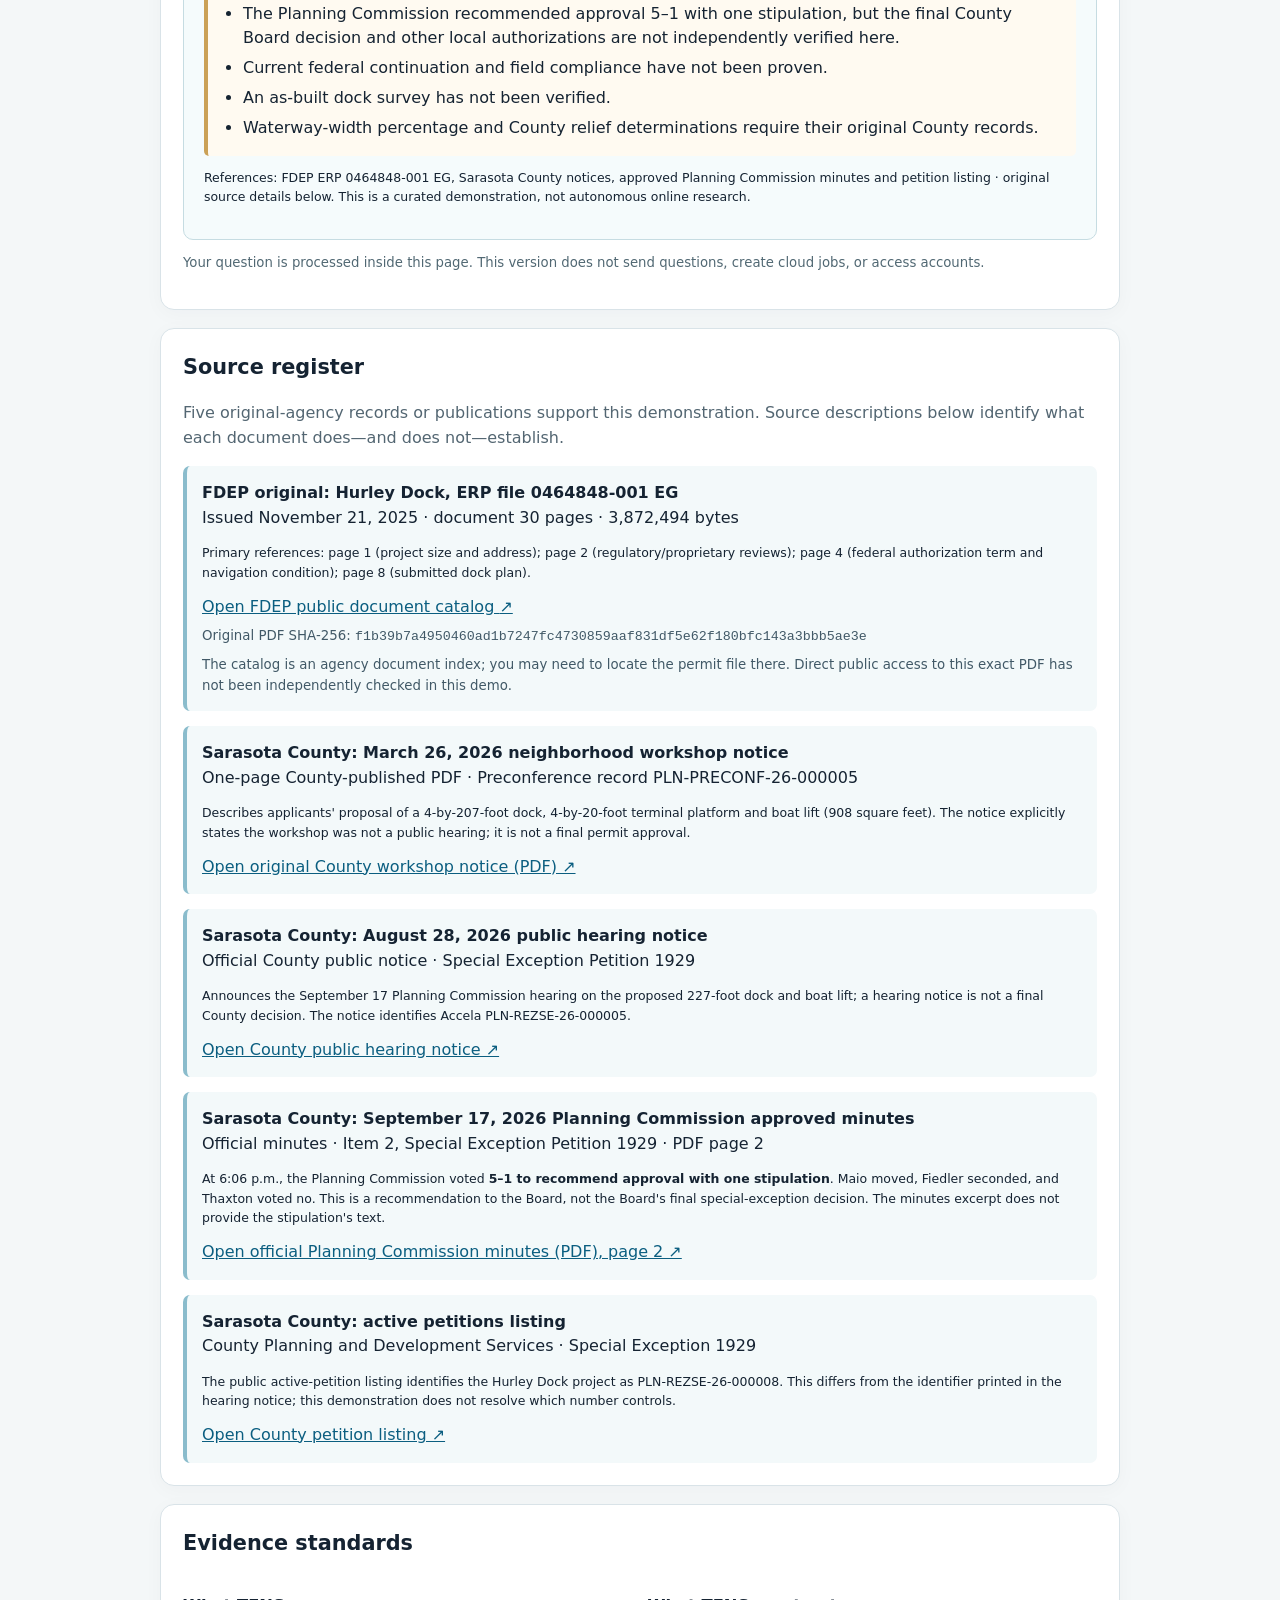
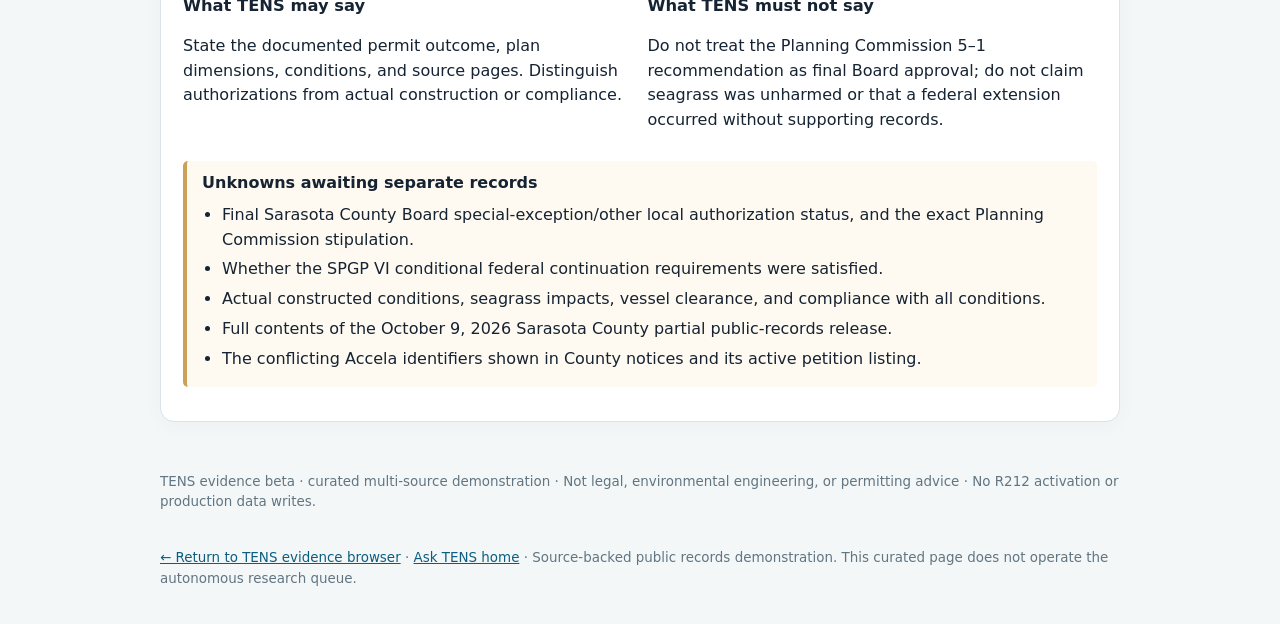
<file: hurley-dock.html>
<!doctype html>
<html lang="en">
<head>
<meta charset="utf-8">
<meta name="viewport" content="width=device-width, initial-scale=1">
<meta name="color-scheme" content="light">
<title>TENS Evidence Beta | Hurley Dock</title>
<meta name="description" content="Read-only demonstration of source-linked public-records questions about Hurley Dock in Lyons Bay, Sarasota County.">
<style>
:root{font-family:system-ui,-apple-system,BlinkMacSystemFont,"Segoe UI",sans-serif;color:#152332;background:#f4f7f8;line-height:1.55}
*{box-sizing:border-box}body{margin:0}a{color:#0b5e80}a:hover{text-decoration-thickness:2px}button,textarea{font:inherit}
header{background:#123546;color:#fff;padding:16px 20px;border-bottom:4px solid #61c1cd}header .wrap{max-width:1000px;margin:0 auto;display:flex;align-items:center;justify-content:space-between;gap:14px}header a{color:#fff;text-decoration:none;font-weight:700;letter-spacing:.08em}
.hero{max-width:1000px;margin:34px auto 18px;padding:0 20px}.eyebrow{color:#217283;font-weight:750;letter-spacing:.09em;text-transform:uppercase;font-size:.76rem}.hero h1{font-size:clamp(2rem,5vw,3rem);letter-spacing:-.04em;line-height:1.13;margin:12px 0}.hero p{max-width:790px;color:#4c6170;font-size:1.04rem}
main{max-width:1000px;margin:auto;padding:0 20px 50px}.panel{background:#fff;border:1px solid #d9e3e8;border-radius:14px;padding:22px;margin-top:18px;box-shadow:0 4px 20px #102c3908}h2{margin-top:0;font-size:1.3rem}h3{font-size:1.02rem;margin-bottom:8px}.muted{color:#536672}.source{border-left:4px solid #8abccc;background:#f3f9fa;padding:15px;margin-top:15px;border-radius:7px}.source small{display:block;color:#415967;overflow-wrap:anywhere;margin-top:7px}.tag{display:inline-block;border:1px solid #d1dfe5;border-radius:40px;padding:4px 10px;font-size:.76rem;font-weight:700;color:#37505c;background:#f4f8f9}.question-bar{display:flex;flex-wrap:wrap;gap:8px;margin:15px 0}.q{border:1px solid #b8d0d9;border-radius:40px;padding:8px 13px;color:#0c526b;background:#eff9fb;cursor:pointer}.q:hover,.q:focus-visible{background:#d7f0f4}.q:focus-visible,button:focus-visible,textarea:focus-visible{outline:3px solid #70bacb;outline-offset:3px}.prompt label{font-weight:700;display:block;margin-bottom:7px}textarea{width:100%;min-height:89px;resize:vertical;border:1px solid #9fb9c5;border-radius:8px;padding:12px;color:#20323c;background:#fff}.buttonbar{display:flex;align-items:center;flex-wrap:wrap;gap:12px;margin:11px 0 4px}button.primary{background:#12647a;color:white;border:0;border-radius:8px;padding:10px 19px;font-weight:750;cursor:pointer}.outline{background:#fff;color:#12647a;border:1px solid #a6c6d2;border-radius:8px;padding:10px 15px;cursor:pointer}.state{font-size:.84rem;color:#526674}.answer{border:1px solid #c6dce2;background:#f5fbfc;border-radius:10px;padding:20px;margin-top:18px}.answer h3{margin:0 0 8px}.facts{padding-left:19px}.facts li{margin:9px 0}.citation{font-size:.8rem;margin-left:4px;color:#426779;white-space:nowrap}.divider{height:1px;background:#dce5e8;margin:18px 0}.unknown{background:#fffaf1;border-left:4px solid #cba157;padding:10px 15px;border-radius:5px;margin:12px 0}.unknown ul{margin:7px 0 4px;padding-left:20px}.unknown li{margin:5px 0}.footer{max-width:1000px;margin:auto;padding:0 20px 35px;color:#617582;font-size:.84rem}.cols{display:grid;grid-template-columns:1fr 1fr;gap:15px}.mini{border:1px solid #d8e5e9;border-radius:8px;padding:12px;background:#fcfefe}.mini p{margin:0;font-size:.91rem}.privacy{font-size:.83rem;color:#516873}.fineprint{font-size:.78rem}.mono{font-family:ui-monospace,SFMono-Regular,Consolas,monospace;overflow-wrap:anywhere}@media(max-width:650px){header .wrap{align-items:flex-start}.cols{grid-template-columns:1fr}.panel{padding:18px}.hero{margin-top:26px}.hero p{font-size:.98rem}}
</style>
</head>
<body>
<header><div class="wrap"><a href="index.html">TENS / EVIDENCE</a><nav aria-label="TENS website navigation" style="display:flex;gap:14px;align-items:center;flex-wrap:wrap"><a href="index.html" style="font-size:.82rem">Ask TENS</a><a href="browse.html" style="font-size:.82rem">Browse evidence</a><span class="tag">Read-only evidence beta</span></nav></div></header>
<div class="hero" id="top"><div class="eyebrow">Public records · Lyons Bay · Sarasota County, Florida</div><h1>Hurley Dock<br>Evidence Review</h1><p>A read-only research page within TENS. Explore what the public records establish about the proposed dock, what remains unknown, and the original source documents. This curated record review does not claim live autonomous research.</p></div>
<main>
<section class="panel" aria-label="Evidence status"><div class="cols"><div class="mini"><span class="eyebrow">Document checked</span><h3>FDEP General Permit</h3><p>File 0464848-001 EG · issued November 21, 2025 · 30-page archived original</p></div><div class="mini"><span class="eyebrow">Scope of this demo</span><h3>Five public-record sources</h3><p>One preserved FDEP original and four County records. The Planning Commission recommended approval 5–1 with one stipulation; a final Board decision remains unverified.</p></div></div></section>
<section class="panel prompt" aria-labelledby="ask-title"><h2 id="ask-title">Ask about the dock</h2><p class="muted">Try a question or choose an example. This prototype answers from pre-reviewed sources—not from a live autonomous search.</p><div class="question-bar" aria-label="Example questions"><button type="button" class="q" data-q="What permits were approved for Hurley Dock?">What permits were approved?</button><button type="button" class="q" data-q="How long is the proposed dock?">How long is the dock?</button><button type="button" class="q" data-q="Does the permit mean the County approved the special exception?">Did the County approve it?</button><button type="button" class="q" data-q="Is the federal authorization still valid?">Is federal approval still valid?</button><button type="button" class="q" data-q="What does the FDEP permit say about navigation?">What about navigation?</button></div><label for="question">Your question</label><textarea id="question" maxlength="600" spellcheck="true" placeholder="What does the FDEP permit authorize?">What permits and approvals exist for the proposed 227-foot Hurley Dock, and what is still unknown?</textarea><div class="buttonbar"><button class="primary" type="button" id="ask">Review evidence</button><button class="outline" type="button" id="reset">Reset</button><span id="status" class="state" aria-live="polite">Ready</span></div><div id="answer" class="answer" aria-live="polite" aria-atomic="true"></div><p class="privacy">Your question is processed inside this page. This version does not send questions, create cloud jobs, or access accounts.</p></section>
<section class="panel" id="evidence"><h2>Source register</h2><p class="muted">Five original-agency records or publications support this demonstration. Source descriptions below identify what each document does—and does not—establish.</p><div class="source"><strong>FDEP original: Hurley Dock, ERP file 0464848-001 EG</strong><div>Issued November 21, 2025 · document 30 pages · 3,872,494 bytes</div><p class="fineprint">Primary references: page 1 (project size and address); page 2 (regulatory/proprietary reviews); page 4 (federal authorization term and navigation condition); page 8 (submitted dock plan).</p><a rel="noopener noreferrer" target="_blank" href="https://prodenv.dep.state.fl.us/DepNexus/public/electronic-documents/ERP_464848/facility!search">Open FDEP public document catalog <span aria-hidden="true">↗</span></a><small>Original PDF SHA-256: <span class="mono">f1b39b7a4950460ad1b7247fc4730859aaf831df5e62f180bfc143a3bbb5ae3e</span></small><small>The catalog is an agency document index; you may need to locate the permit file there. Direct public access to this exact PDF has not been independently checked in this demo.</small></div>
<div class="source"><strong>Sarasota County: March 26, 2026 neighborhood workshop notice</strong><div>One-page County-published PDF · Preconference record PLN-PRECONF-26-000005</div><p class="fineprint">Describes applicants' proposal of a 4-by-207-foot dock, 4-by-20-foot terminal platform and boat lift (908 square feet). The notice explicitly states the workshop was not a public hearing; it is not a final permit approval.</p><a rel="noopener noreferrer" target="_blank" href="https://www.scgov.net/home/showpublisheddocument/74087/639088209777930000">Open original County workshop notice (PDF) ↗</a></div>
<div class="source"><strong>Sarasota County: August 28, 2026 public hearing notice</strong><div>Official County public notice · Special Exception Petition 1929</div><p class="fineprint">Announces the September 17 Planning Commission hearing on the proposed 227-foot dock and boat lift; a hearing notice is not a final County decision. The notice identifies Accela PLN-REZSE-26-000005.</p><a rel="noopener noreferrer" target="_blank" href="https://www.scgov.net/Home/Components/News/News/9340/">Open County public hearing notice ↗</a></div>
<div class="source"><strong>Sarasota County: September 17, 2026 Planning Commission approved minutes</strong><div>Official minutes · Item 2, Special Exception Petition 1929 · PDF page 2</div><p class="fineprint">At 6:06 p.m., the Planning Commission voted <strong>5–1 to recommend approval with one stipulation</strong>. Maio moved, Fiedler seconded, and Thaxton voted no. This is a recommendation to the Board, not the Board's final special-exception decision. The minutes excerpt does not provide the stipulation's text.</p><a rel="noopener noreferrer" target="_blank" href="https://sarasotacounty.granicus.com/MinutesViewer.php?clip_id=6993&amp;view_id=15">Open official Planning Commission minutes (PDF), page 2 ↗</a></div>
<div class="source"><strong>Sarasota County: active petitions listing</strong><div>County Planning and Development Services · Special Exception 1929</div><p class="fineprint">The public active-petition listing identifies the Hurley Dock project as PLN-REZSE-26-000008. This differs from the identifier printed in the hearing notice; this demonstration does not resolve which number controls.</p><a rel="noopener noreferrer" target="_blank" href="https://www.scgov.net/government/planning-and-development-services/pds-documents/-folder-470-12495">Open County petition listing ↗</a></div></section>
<section class="panel"><h2>Evidence standards</h2><div class="cols"><div><h3>What TENS may say</h3><p>State the documented permit outcome, plan dimensions, conditions, and source pages. Distinguish authorizations from actual construction or compliance.</p></div><div><h3>What TENS must not say</h3><p>Do not treat the Planning Commission 5–1 recommendation as final Board approval; do not claim seagrass was unharmed or that a federal extension occurred without supporting records.</p></div></div><div class="unknown"><strong>Unknowns awaiting separate records</strong><ul><li>Final Sarasota County Board special-exception/other local authorization status, and the exact Planning Commission stipulation.</li><li>Whether the SPGP VI conditional federal continuation requirements were satisfied.</li><li>Actual constructed conditions, seagrass impacts, vessel clearance, and compliance with all conditions.</li><li>Full contents of the October 9, 2026 Sarasota County partial public-records release.</li><li>The conflicting Accela identifiers shown in County notices and its active petition listing.</li></ul></div></section>
</main>
<div class="footer">TENS evidence beta · curated multi-source demonstration · Not legal, environmental engineering, or permitting advice · No R212 activation or production data writes.</div>
<script>
'use strict';
(()=>{
 const evidence={
  general:[
   ['FDEP issued its general permit for the proposed dock on November 21, 2025, under file 0464848-001 EG. The document describes state regulatory approval under Rule 62-330.427.','FDEP p. 2'],
   ['The same permit describes a proprietary letter of consent concerning the specified submerged land. This is a separate review from County land-use authorization.','FDEP p. 2'],
   ['The FDEP letter describes federal SPGP VI authorization, but the federal portion specified July 27, 2026 as its expiration date, subject to a possible conditional continuation.','FDEP p. 4'],
   ['County Planning Commission approved minutes confirm a 5–1 recommendation of approval of Special Exception 1929 with one stipulation on September 17, 2026; that is not final Board approval.','County Planning Commission approved minutes, Sept. 17, p. 2']],
  size:[
   ['The submitted plan and the County neighborhood workshop notice show a 4-foot-wide access walkway extending 207 feet and a 4-by-20-foot terminal platform. That makes the proposed overall dock reach approximately 227 feet.','FDEP p. 8; County March 26 workshop notice'],
   ['The described overwater area totals 908 square feet: 4 × 207, plus 4 × 20. These are plan dimensions, not independently measured as-built conditions.','FDEP pp. 1, 8; County March 26 workshop notice']],
  county:[
   ['The FDEP permit establishes the authorizations described in that document, not a Sarasota County special exception.','FDEP pp. 1–4'],
   ['Sarasota County published a notice for a September 17, 2026 Planning Commission hearing on Special Exception 1929. A hearing notice is not a final decision.','County hearing notice, Aug. 28'],
   ['The September 17, 2026 Planning Commission approved minutes record a 5–1 vote to RECOMMEND approval of Special Exception 1929 with one stipulation. Maio moved, Fiedler seconded, and Thaxton voted no. This is a recommendation, not a final County Board special-exception approval.','County Planning Commission approved minutes, Sept. 17, p. 2'],
   ['The County hearing notice lists Accela PLN-REZSE-26-000005 while its active petition listing identifies SE 1929 as PLN-REZSE-26-000008. The inconsistency requires reconciliation.','County public notice and active petition listing']],
  federal:[
   ['The FDEP permit states that federal authorization expires July 27, 2026, but may remain in effect for up to one additional year if SPGP VI Special Condition 15 is satisfied. This demo has no proof that the continuation conditions were satisfied.','FDEP p. 4']],
  navigation:[
   ['The permit includes a condition stating that structures or activities shall not create a navigational hazard. A condition on paper does not itself establish actual navigation clearance or compliance.','FDEP p. 4']],
  seagrass:[
   ['The permit packet includes dock drawings and environmental conditions, but the presence of an authorization alone does not establish actual seagrass effects or completed compliance.','FDEP p. 8 and permit conditions']]
 };
 const unknowns={general:['The Planning Commission recommended approval 5–1 with one stipulation, but the final County Board decision and other local authorizations are not independently verified here.','Current federal continuation and field compliance have not been proven.'],size:['An as-built dock survey has not been verified.','Waterway-width percentage and County relief determinations require their original County records.'],county:['The final Board of County Commissioners decision, the text of the Planning Commission stipulation, and any final conditions need independent verification from the County case file.','The different Accela identifiers in County publications need reconciliation against the official case file.'],federal:['A current USACE/FDEP confirmation or evidence of satisfaction of Special Condition 15 is needed.'],navigation:['Actual navigation risk and clearance need official review, surveys and site-specific evidence.'],seagrass:['Field seagrass surveys, avoidance measures and post-construction verification have not been assessed here.']};
 const ui={input:document.getElementById('question'),answer:document.getElementById('answer'),status:document.getElementById('status')};
 const E=(name,cls,text)=>{const e=document.createElement(name);if(cls)e.className=cls;if(text!==undefined)e.textContent=text;return e};
 function classify(q){const s=String(q||'').toLowerCase();const list=[];if(/(permit|approv|authoriz|allowed|issued|erp)/.test(s))list.push('general');if(/(long|length|feet|foot|227|207|size|908|platform|square)/.test(s))list.push('size');if(/(county|special exception|commission|local|sarasota|accela|petition|1929|pln-rezse|pln-preconf|recommend|stipulation|5\s*[-–]\s*1|thaxton)/.test(s))list.push('county');if(/(federal|army corps|spgp|expire|valid|extension|2026|renew)/.test(s))list.push('federal');if(/(navigation|boat traffic|channel|hazard|waterway)/.test(s))list.push('navigation');if(/(seagrass|grass|habitat|environmental|bottom)/.test(s))list.push('seagrass');return [...new Set(list)].slice(0,4)}
 function render(){const q=ui.input.value.trim();ui.answer.replaceChildren();if(!q){ui.answer.append(E('p','muted','Enter a question to begin.'));ui.status.textContent='Waiting for a question';return}
  const keys=classify(q);if(!keys.length){ui.answer.append(E('h3','', 'Not established in this source'));ui.answer.append(E('p','', 'The available verified permit record does not support a specific answer to this question. A wider source search would be needed, and that live research worker is not part of this demonstration.'));ui.status.textContent='UNKNOWN — insufficient evidence';return}
  ui.answer.append(E('h3','','Document-supported findings'));const ul=E('ul','facts');for(const key of keys){for(const [s,page] of evidence[key]){const li=E('li','',s);const label=E('span','citation',' ['+page+']');li.append(label);if(page.startsWith('County Planning Commission approved minutes')){const l=E('a','citation',' View original minutes ↗');l.href='https://sarasotacounty.granicus.com/MinutesViewer.php?clip_id=6993&view_id=15';l.target='_blank';l.rel='noopener noreferrer';li.append(l)}ul.append(li)}}ui.answer.append(ul);const div=E('div','divider');ui.answer.append(div);ui.answer.append(E('h3','','Still unknown / requires additional records'));const box=E('div','unknown'), unknown=E('ul');for(const s of [...new Set(keys.flatMap(k=>unknowns[k]))].slice(0,7))unknown.append(E('li','',s));box.append(unknown);ui.answer.append(box);ui.answer.append(E('p','fineprint','References: FDEP ERP 0464848-001 EG, Sarasota County notices, approved Planning Commission minutes and petition listing · original source details below. This is a curated demonstration, not autonomous online research.'));ui.status.textContent='Source-linked preview · not a final permit determination';
 }
 document.getElementById('ask').addEventListener('click',render);
 document.getElementById('reset').addEventListener('click',()=>{ui.input.value='';render();ui.input.focus()});
 for(const b of document.querySelectorAll('[data-q]'))b.addEventListener('click',()=>{ui.input.value=b.dataset.q;render();document.getElementById('ask-title').scrollIntoView({behavior:'smooth',block:'start'})});
 render();
})();
</script>
<div class="footer"><a href="browse.html">← Return to TENS evidence browser</a> · <a href="index.html">Ask TENS home</a> · Source-backed public records demonstration. This curated page does not operate the autonomous research queue.</div>
</body></html>
</file>
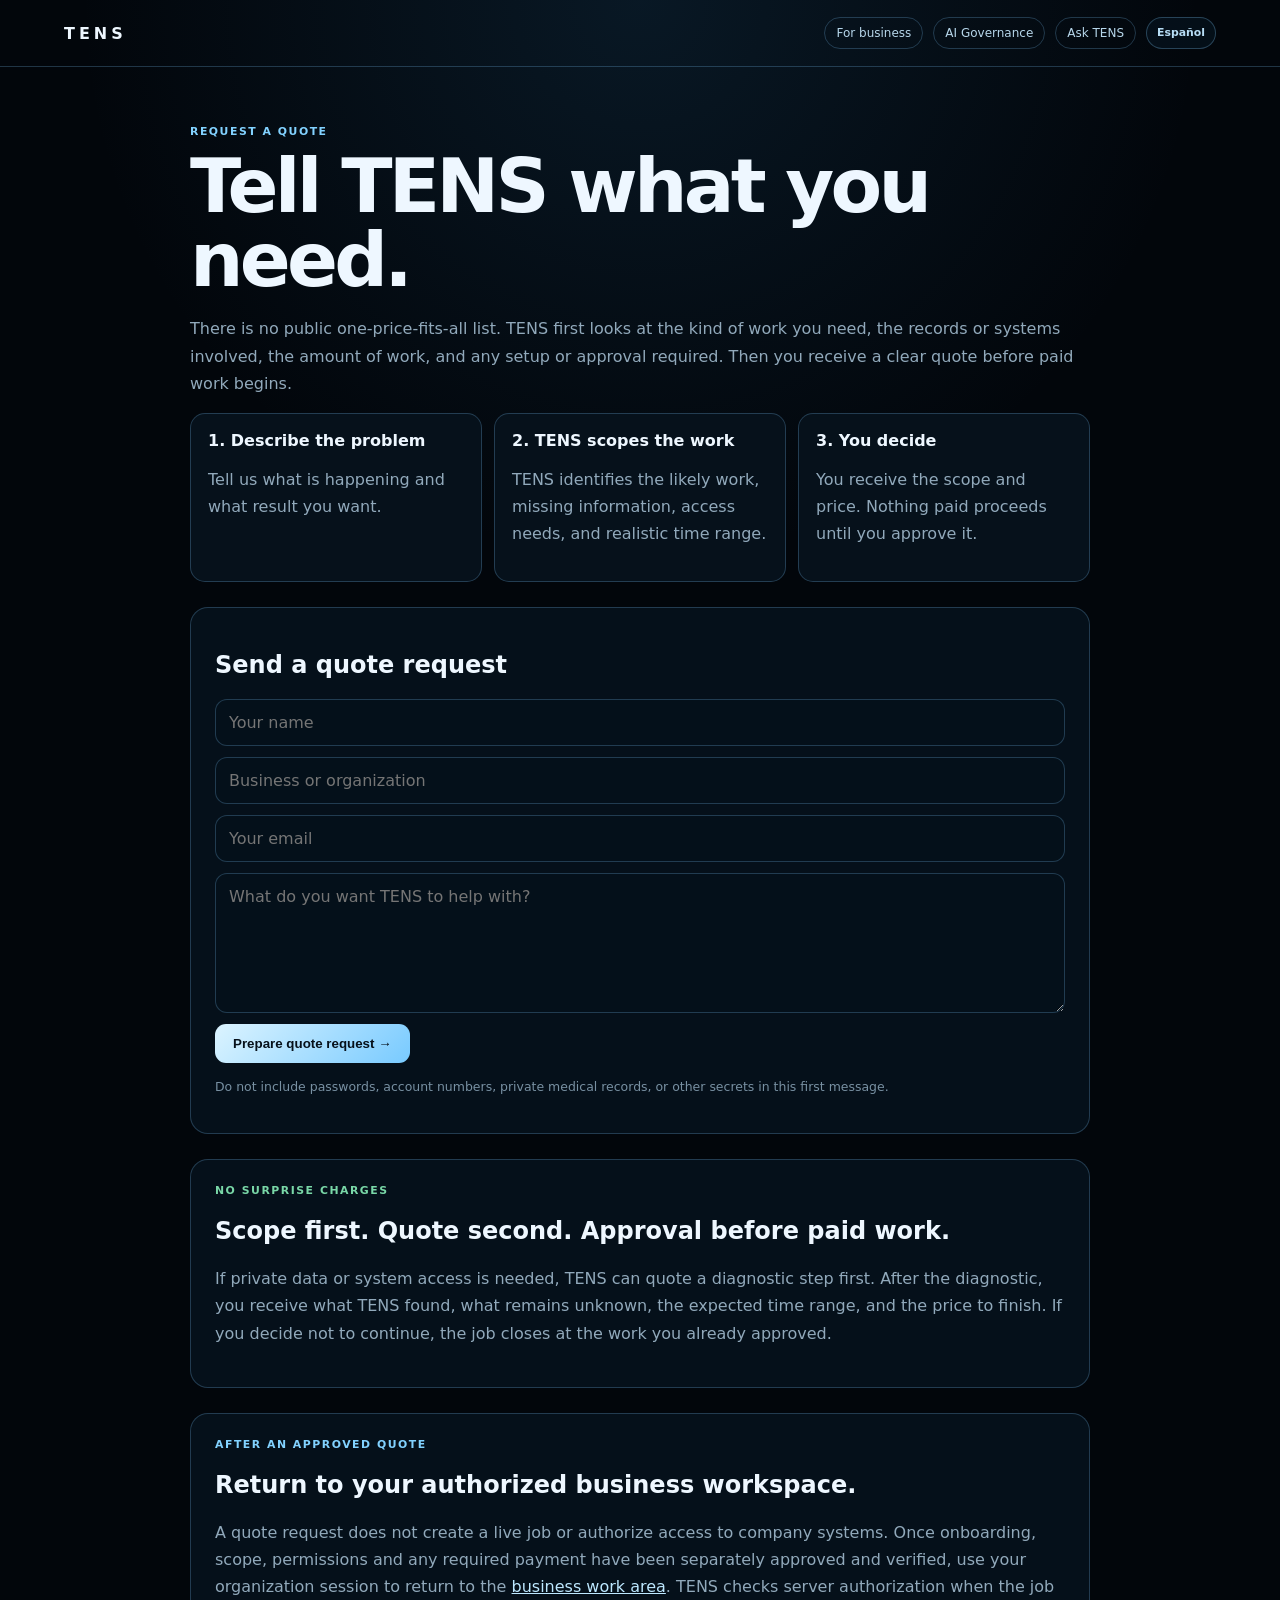
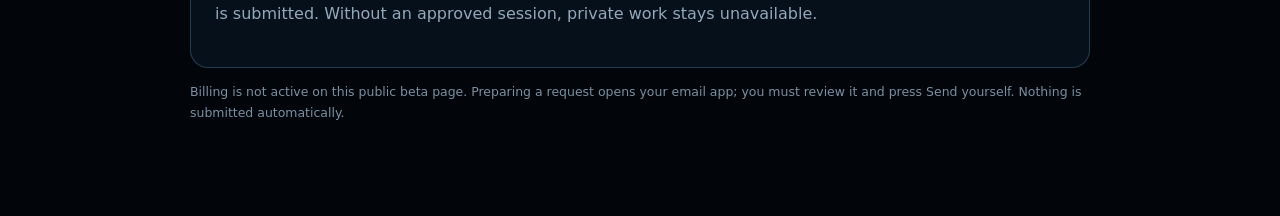
<file: pricing.html>
<!doctype html><html lang="en"><head><meta charset="utf-8"><meta name="viewport" content="width=device-width,initial-scale=1"><meta name="theme-color" content="#02060b"><meta name="description" content="Tell TENS what you need and request a scoped quote before paid work begins."><title>Request a Quote — TENS</title><style>
:root{color-scheme:dark;--bg:#02060b;--panel:#07131e;--text:#eef7ff;--muted:#91a9bb;--cyan:#82d2ff;--line:rgba(126,202,252,.24);--ok:#79d7a7}*{box-sizing:border-box}body{margin:0;background:radial-gradient(circle at 50% 0,rgba(38,106,154,.18),transparent 35rem),var(--bg);color:var(--text);font-family:Inter,system-ui,-apple-system,"Segoe UI",sans-serif}header{padding:17px clamp(18px,5vw,64px);border-bottom:1px solid var(--line);display:flex;justify-content:space-between;align-items:center;gap:18px}.brand{color:inherit;text-decoration:none;font-weight:800;letter-spacing:.25em}.nav{display:flex;gap:10px;flex-wrap:wrap}.nav a{color:#b7d7eb;text-decoration:none;border:1px solid var(--line);border-radius:999px;padding:8px 11px;font-size:.75rem}main{width:min(900px,calc(100% - 34px));margin:auto;padding:58px 0 80px}.eyebrow{color:var(--cyan);text-transform:uppercase;letter-spacing:.14em;font-size:.68rem;font-weight:800}h1{font-size:clamp(2.5rem,7vw,4.7rem);line-height:.98;letter-spacing:-.05em;margin:12px 0 18px}p{color:var(--muted);line-height:1.7}.card{border:1px solid var(--line);border-radius:18px;background:rgba(7,19,30,.82);padding:24px;margin-top:25px}.steps{display:grid;grid-template-columns:repeat(3,1fr);gap:12px}.step{border:1px solid var(--line);border-radius:15px;padding:17px;background:#06111b}.step strong{display:block;margin-bottom:7px}.quote{display:grid;gap:11px}.quote input,.quote textarea{width:100%;border:1px solid var(--line);border-radius:12px;background:#04101a;color:var(--text);padding:13px;font:inherit}.quote textarea{min-height:140px;resize:vertical}.quote button{justify-self:start;border:0;border-radius:11px;padding:12px 18px;font-weight:800;background:linear-gradient(135deg,#dcf4ff,#78caff);color:#06101a;cursor:pointer}.note{font-size:.78rem;color:#7890a2}.ok{color:var(--ok)}@media(max-width:700px){.steps{grid-template-columns:1fr}}</style></head><body><header><a class="brand" href="index.html">TENS</a><nav class="nav"><a href="business.html">For business</a><a href="governance.html">AI Governance</a><a href="index.html">Ask TENS</a></nav></header><main><div class="eyebrow">Request a quote</div><h1>Tell TENS what you need.</h1><p>There is no public one-price-fits-all list. TENS first looks at the kind of work you need, the records or systems involved, the amount of work, and any setup or approval required. Then you receive a clear quote before paid work begins.</p><section class="steps"><div class="step"><strong>1. Describe the problem</strong><p>Tell us what is happening and what result you want.</p></div><div class="step"><strong>2. TENS scopes the work</strong><p>TENS identifies the likely work, missing information, access needs, and realistic time range.</p></div><div class="step"><strong>3. You decide</strong><p>You receive the scope and price. Nothing paid proceeds until you approve it.</p></div></section><section class="card"><h2>Send a quote request</h2><form id="quoteForm" class="quote"><input id="quoteName" maxlength="120" placeholder="Your name"><input id="quoteBusiness" maxlength="180" placeholder="Business or organization"><input id="quoteEmail" type="email" maxlength="180" placeholder="Your email"><textarea id="quoteProblem" maxlength="4000" placeholder="What do you want TENS to help with?"></textarea><button type="submit">Prepare quote request →</button></form><p id="quoteStatus" class="note">Do not include passwords, account numbers, private medical records, or other secrets in this first message.</p></section><section class="card"><div class="eyebrow ok">No surprise charges</div><h2>Scope first. Quote second. Approval before paid work.</h2><p>If private data or system access is needed, TENS can quote a diagnostic step first. After the diagnostic, you receive what TENS found, what remains unknown, the expected time range, and the price to finish. If you decide not to continue, the job closes at the work you already approved.</p></section><section class="card"><div class="eyebrow">After an approved quote</div><h2>Return to your authorized business workspace.</h2><p>A quote request does not create a live job or authorize access to company systems. Once onboarding, scope, permissions and any required payment have been separately approved and verified, use your organization session to return to the <a href="business.html#businessWork" style="color:#bde8ff">business work area</a>. TENS checks server authorization when the job is submitted. Without an approved session, private work stays unavailable.</p></section><p class="note">Billing is not active on this public beta page. Preparing a request opens your email app; you must review it and press Send yourself. Nothing is submitted automatically.</p></main><script>
(()=>{'use strict';const f=document.getElementById('quoteForm'),s=document.getElementById('quoteStatus');const es=()=>{try{return localStorage.getItem('tensLanguage')==='es'}catch{return document.documentElement?.lang==='es'}};
if(new URLSearchParams(location.search).get('from')==='preview'){
 try{
  const key='tens_business_quote_draft_v1',saved=sessionStorage.getItem(key);
  sessionStorage.removeItem(key);
  const d=saved?JSON.parse(saved):null;
  if(d&&Number.isFinite(d.createdAt)&&Date.now()>=d.createdAt&&Date.now()-d.createdAt<=15*60*1000&&typeof d.business==='string'&&typeof d.goal==='string'&&typeof d.problem==='string'&&d.problem.trim()){
   document.getElementById('quoteBusiness').value=d.business.slice(0,180);
   document.getElementById('quoteProblem').value=(d.goal?'Desired result: '+d.goal.slice(0,240)+'\n\n':'')+d.problem.slice(0,3000);
   s.textContent=es()?'Los detalles de tu vista previa se completaron en esta pestaña. Revísalos y agrega tus datos de contacto. No se envió nada.':'Your free-preview details were brought over in this tab. Check them and add your contact details. Nothing has been sent.';
  }else s.textContent=es()?'La vista previa anterior caducó o no está disponible. Ingresa tu problema de nuevo. No se envió nada.':'The previous preview has expired or is unavailable. Please enter the problem again. Nothing was sent.';
 }catch{ s.textContent=es()?'La transferencia de la vista previa no está disponible. Ingresa tu solicitud manualmente. No se envió nada.':'Preview handoff is unavailable. Please enter your request manually. Nothing was sent.';}
 // The one-time handoff marker is not needed after reading it. Keep the page URL clean.
 if(typeof history!=='undefined'&&typeof history.replaceState==='function')history.replaceState(null,'',location.pathname+(location.hash||''));
}
f.addEventListener('submit',e=>{e.preventDefault();const name=document.getElementById('quoteName').value.trim(),business=document.getElementById('quoteBusiness').value.trim(),email=document.getElementById('quoteEmail').value.trim(),problem=document.getElementById('quoteProblem').value.trim();if(!problem){s.textContent='Tell TENS what you need help with first.';return}const subject='TENS quote request'+(business?' — '+business:'');const body=['Name: '+(name||'Not provided'),'Business: '+(business||'Not provided'),'Email: '+(email||'Not provided'),'','What I need help with:',''+problem,'','I understand this is a quote request and no paid work begins until I approve the scope and price.'].join('\n');location.href='mailto:butschjohn@gmail.com?subject='+encodeURIComponent(subject)+'&body='+encodeURIComponent(body);s.textContent='Your email app should open with the quote request prepared. Review it, then send it when ready.'})})();
</script><script src="tens-i18n.js"></script>
</body></html>
</file>
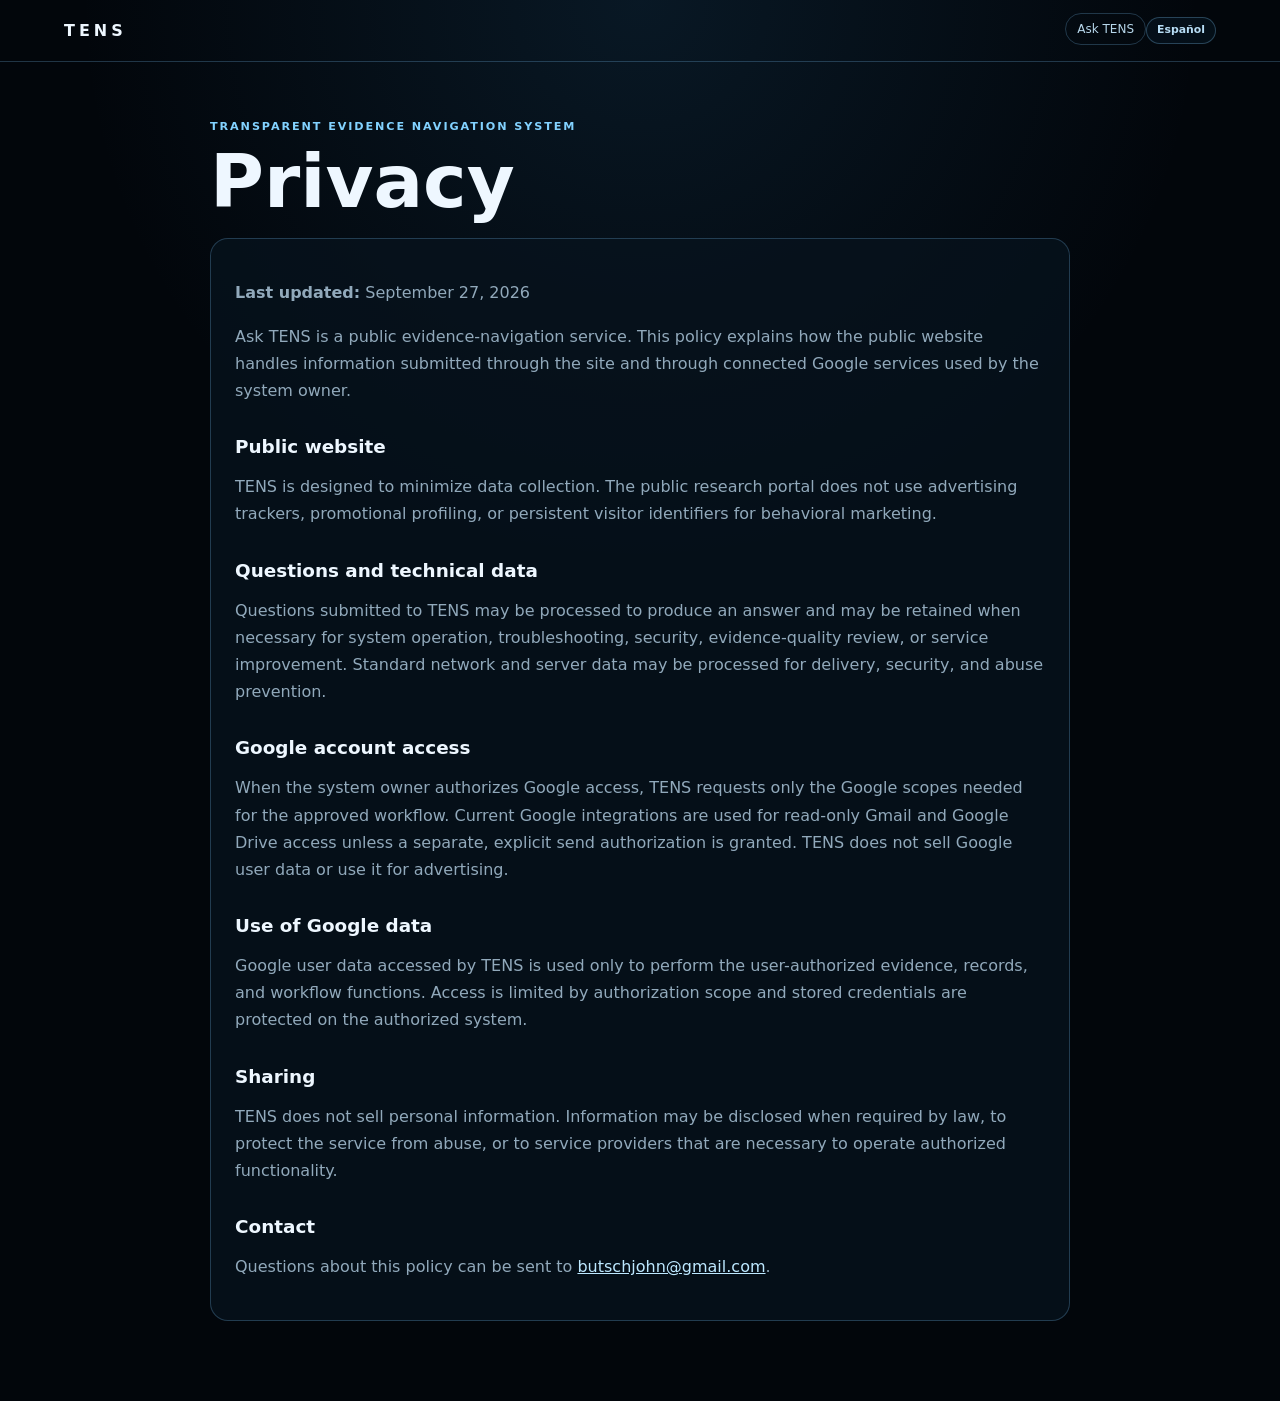
<file: privacy.html>
<!doctype html>
<html lang="en">
<head>
<meta charset="utf-8">
<meta name="viewport" content="width=device-width,initial-scale=1">
<meta name="theme-color" content="#02060b">
<meta name="description" content="Privacy information for Ask TENS — Transparent Evidence Navigation System.">
<title>Privacy — Ask TENS</title>
<style>
:root{color-scheme:dark;--bg:#02060b;--panel:#07131e;--text:#eef7ff;--muted:#91a9bb;--cyan:#82d2ff;--line:rgba(126,202,252,.24)}*{box-sizing:border-box}
body{margin:0;background:radial-gradient(circle at 50% 0,rgba(38,106,154,.18),transparent 35rem),var(--bg);color:var(--text);font-family:Inter,system-ui,-apple-system,"Segoe UI",sans-serif}
header{padding:17px clamp(18px,5vw,64px);border-bottom:1px solid var(--line);display:flex;justify-content:space-between;align-items:center;gap:18px}.brand{color:inherit;text-decoration:none;font-weight:800;letter-spacing:.25em}.nav a{color:#b7d7eb;text-decoration:none;border:1px solid var(--line);border-radius:999px;padding:8px 11px;font-size:.75rem}
main{width:min(860px,calc(100% - 34px));margin:auto;padding:58px 0 80px}.eyebrow{color:var(--cyan);text-transform:uppercase;letter-spacing:.17em;font-size:.7rem;font-weight:800}h1{font-size:clamp(2.4rem,7vw,4.6rem);line-height:1;margin:12px 0 20px}h2{margin-top:32px;font-size:1.15rem}p,li{color:var(--muted);line-height:1.7}.box{border:1px solid var(--line);border-radius:18px;padding:24px;background:rgba(7,19,30,.75)}a{color:#bde8ff}
</style>
</head>
<body>
<header><a class="brand" href="index.html">TENS</a><nav class="nav"><a href="index.html">Ask TENS</a></nav></header>
<main>
<div class="eyebrow">Transparent Evidence Navigation System</div>
<h1>Privacy</h1>
<div class="box">
<p><strong>Last updated:</strong> September 27, 2026</p>
<p>Ask TENS is a public evidence-navigation service. This policy explains how the public website handles information submitted through the site and through connected Google services used by the system owner.</p>
<h2>Public website</h2>
<p>TENS is designed to minimize data collection. The public research portal does not use advertising trackers, promotional profiling, or persistent visitor identifiers for behavioral marketing.</p>
<h2>Questions and technical data</h2>
<p>Questions submitted to TENS may be processed to produce an answer and may be retained when necessary for system operation, troubleshooting, security, evidence-quality review, or service improvement. Standard network and server data may be processed for delivery, security, and abuse prevention.</p>
<h2>Google account access</h2>
<p>When the system owner authorizes Google access, TENS requests only the Google scopes needed for the approved workflow. Current Google integrations are used for read-only Gmail and Google Drive access unless a separate, explicit send authorization is granted. TENS does not sell Google user data or use it for advertising.</p>
<h2>Use of Google data</h2>
<p>Google user data accessed by TENS is used only to perform the user-authorized evidence, records, and workflow functions. Access is limited by authorization scope and stored credentials are protected on the authorized system.</p>
<h2>Sharing</h2>
<p>TENS does not sell personal information. Information may be disclosed when required by law, to protect the service from abuse, or to service providers that are necessary to operate authorized functionality.</p>
<h2>Contact</h2>
<p>Questions about this policy can be sent to <a href="mailto:butschjohn@gmail.com">butschjohn@gmail.com</a>.</p>
</div>
</main>
<script src="tens-i18n.js"></script>
</body>
</html>
</file>
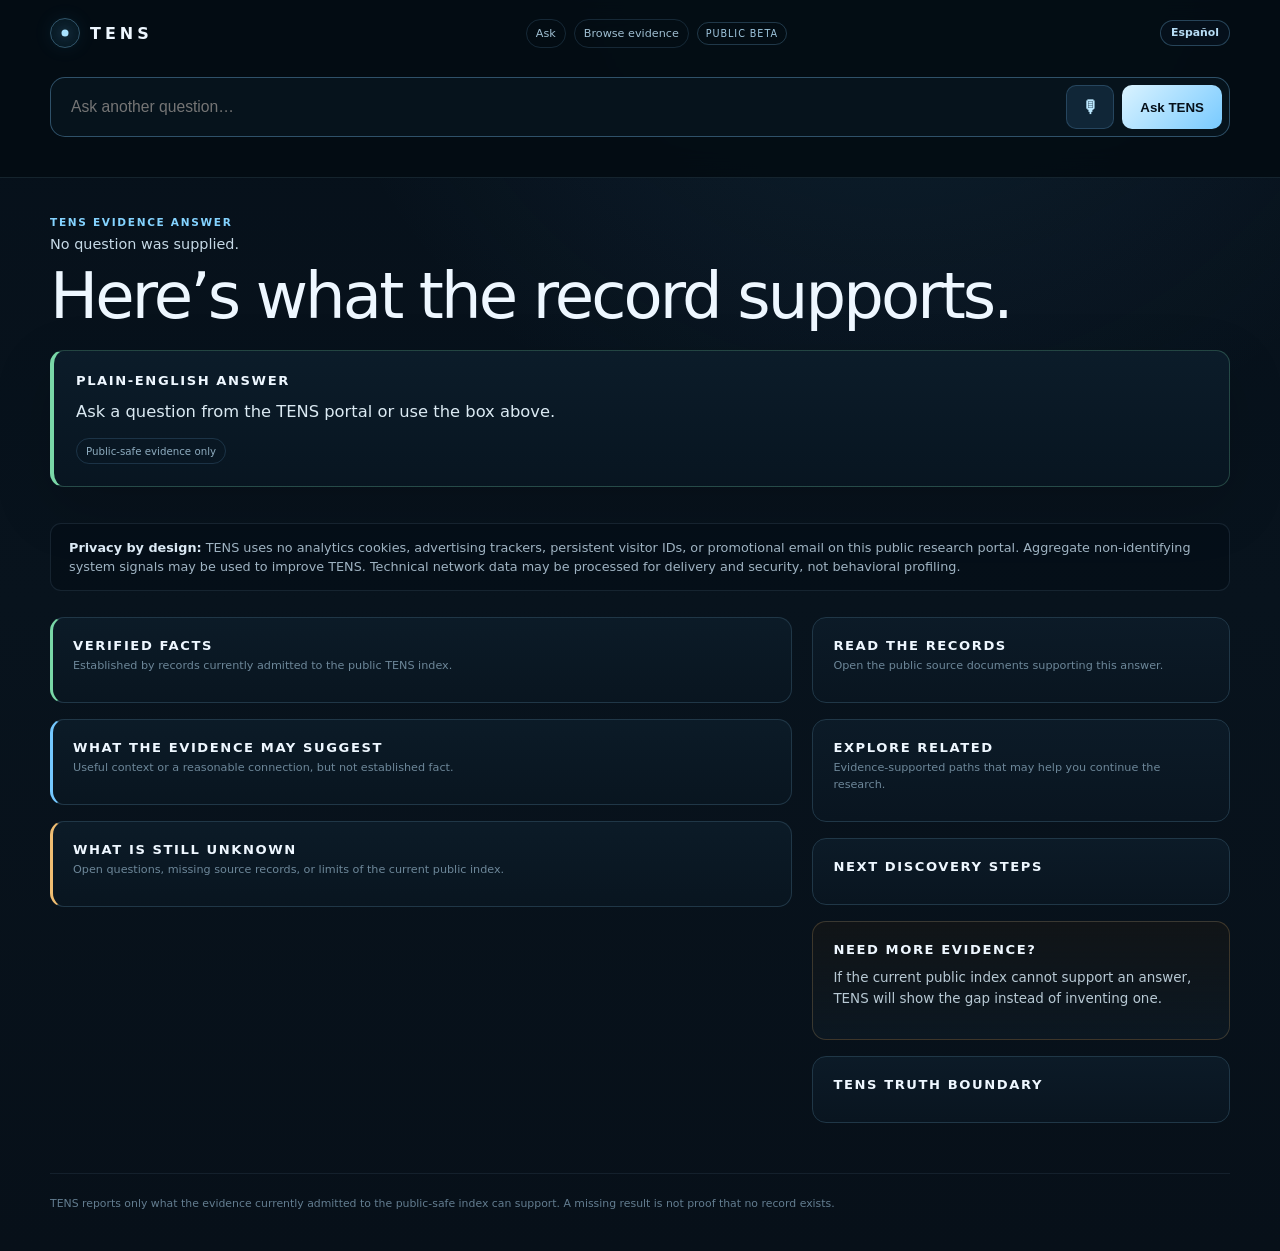
<file: results.html>
<!doctype html>
<html lang="en">
<head>
<meta charset="utf-8">
<meta name="viewport" content="width=device-width,initial-scale=1,viewport-fit=cover">
<meta name="theme-color" content="#06101a">
<meta name="tens-api-base" content="https://api.asktens.com">
<meta name="description" content="Plain-language TENS answers with verified facts, evidence limits, related research paths, and source records.">
<title>TENS Results — Ask the record</title>
<style>
:root{color-scheme:dark;--bg:#06101a;--panel:#0a1824;--panel2:#0d1d2a;--line:#203747;--text:#eef7ff;--muted:#91a8bb;--soft:#6d8799;--cyan:#84d3ff;--verified:#79d7a7;--inference:#74c8ff;--unknown:#efbd72}*{box-sizing:border-box}html,body{margin:0;background:var(--bg);color:var(--text);font-family:Inter,system-ui,-apple-system,"Segoe UI",sans-serif;-webkit-font-smoothing:antialiased}body{min-height:100vh;background:radial-gradient(circle at 70% -10%,rgba(59,129,176,.16),transparent 38rem),linear-gradient(180deg,#06101a,#08131d 48%,#071019)}a{color:inherit}.wrap{width:min(1180px,calc(100% - 28px));margin:auto}header{position:sticky;top:0;z-index:20;border-bottom:1px solid rgba(150,200,236,.12);background:rgba(4,12,19,.92);backdrop-filter:blur(14px)}.top{min-height:66px;display:flex;align-items:center;justify-content:space-between;gap:14px}.brand{display:flex;align-items:center;gap:10px;text-decoration:none}.mark{width:30px;height:30px;border:1px solid rgba(132,209,255,.36);border-radius:50%;position:relative;box-shadow:inset 0 0 15px rgba(83,186,250,.12),0 0 20px rgba(83,186,250,.08)}.mark:after{content:"";position:absolute;width:7px;height:7px;background:#a8e2ff;border-radius:50%;left:50%;top:50%;transform:translate(-50%,-50%);box-shadow:0 0 13px #65c5ff}.brand strong{letter-spacing:.25em}.nav{display:flex;align-items:center;gap:8px}.nav a{font-size:.7rem;color:#9fbfd2;text-decoration:none;padding:7px 9px;border:1px solid rgba(126,201,252,.15);border-radius:999px}.beta{font-size:.6rem;text-transform:uppercase;letter-spacing:.1em;color:#9fc7df;padding:5px 8px;border:1px solid rgba(129,203,249,.23);border-radius:999px}.askbar{padding:11px 0 16px}.askrow{display:grid;grid-template-columns:1fr auto auto;gap:8px;border:1px solid rgba(126,201,252,.34);padding:7px;border-radius:15px;background:rgba(7,20,31,.9)}.askrow input{min-width:0;min-height:44px;border:0;outline:0;background:transparent;color:#eef8ff;padding:12px 13px;font-size:.98rem}.askrow button{min-height:44px;border:0;border-radius:10px;font-weight:760;cursor:pointer;touch-action:manipulation}.mic{width:48px;background:#102637;color:#bce8ff;border:1px solid rgba(126,201,252,.2)!important;font-size:1.08rem}.mic:disabled{opacity:.45;cursor:not-allowed}.mic.listening{box-shadow:0 0 0 3px rgba(121,215,167,.12),0 0 24px rgba(121,215,167,.2);color:#dffff0;background:#113425}.go{padding:0 18px;background:linear-gradient(135deg,#daf3ff,#78caff);color:#06101a}.voice-status{min-height:18px;margin:6px 4px 0;color:#8aa9bc;font-size:.7rem}.hero{padding:38px 0 20px}.eyebrow{margin:0 0 8px;color:var(--cyan);font-size:.66rem;font-weight:800;text-transform:uppercase;letter-spacing:.16em}.question{margin:0;color:#c6d9e6;font-size:.9rem}.headline{margin:12px 0 0;font-size:clamp(2rem,5vw,4rem);line-height:1;letter-spacing:-.045em;font-weight:480}.answer{margin-top:22px;padding:22px;border:1px solid rgba(121,215,167,.25);border-left:4px solid var(--verified);border-radius:14px;background:linear-gradient(180deg,rgba(12,29,42,.96),rgba(8,22,33,.96));box-shadow:0 20px 60px rgba(0,0,0,.16)}.answer h2,.section h2{margin:0 0 10px;font-size:.82rem;text-transform:uppercase;letter-spacing:.12em}.answer p{margin:0;color:#dbeaf3;line-height:1.72;font-size:1.02rem}.scope{display:inline-flex;margin-top:12px;padding:6px 9px;border:1px solid rgba(126,201,252,.16);border-radius:999px;color:#8eacbf;font-size:.64rem}.grid{display:grid;grid-template-columns:1.6fr .9fr;gap:20px;padding:10px 0 50px}.main,.side{display:grid;gap:16px;align-content:start}.section{border:1px solid var(--line);border-radius:14px;background:linear-gradient(180deg,rgba(12,27,40,.96),rgba(9,21,32,.96));padding:20px}.section.verified{border-left:3px solid var(--verified)}.section.inference{border-left:3px solid var(--inference)}.section.unknown{border-left:3px solid var(--unknown)}.sub{color:var(--soft);font-size:.7rem;margin-top:-5px;margin-bottom:7px;line-height:1.5}.item{padding:17px 0;border-top:1px solid rgba(141,180,209,.11)}.item:first-of-type{border-top:0}.item strong{display:block;margin-bottom:5px;font-size:.97rem}.item p{margin:0;color:#b4c7d5;line-height:1.62;font-size:.9rem}.why{margin-top:7px;color:#748d9f;font-size:.73rem;line-height:1.48}.support{display:flex;gap:7px;flex-wrap:wrap;margin-top:10px}.support a{font-size:.67rem;color:#a9d9f3;text-decoration:none;padding:6px 8px;border:1px solid rgba(126,201,252,.2);border-radius:999px;background:rgba(9,25,37,.72)}.support a:hover{border-color:rgba(126,201,252,.45)}.records{display:grid;gap:9px}.record{display:block;text-decoration:none;padding:13px;border:1px solid rgba(126,201,252,.14);border-radius:10px;background:#0a1925}.record strong{display:block;color:#d9edf9;font-size:.86rem;line-height:1.35}.record span{display:block;color:#708a9d;font-size:.68rem;margin-top:5px}.record:hover{border-color:rgba(126,201,252,.38)}.explore{display:grid;gap:9px}.explore a{display:block;text-decoration:none;padding:13px 14px;border:1px solid rgba(126,201,252,.14);border-radius:10px;background:#091824}.explore strong{display:block;color:#d6ebf7;font-size:.87rem}.explore span{display:block;margin-top:4px;color:#718b9e;font-size:.69rem;line-height:1.4}.truth{color:#748b9c;font-size:.74rem;line-height:1.58}.empty{color:#7f98aa;font-size:.84rem;line-height:1.55}.actions{margin:0;padding-left:18px;color:#aabfce;font-size:.84rem;line-height:1.6}.gapbox{border-color:rgba(239,189,114,.2);background:linear-gradient(180deg,rgba(35,27,17,.35),rgba(12,24,34,.96))}.gapbox p{margin:0;color:#b8c9d4;font-size:.84rem;line-height:1.58}.gapstatus{margin-top:10px;color:#d8b783;font-size:.69rem}.footer{padding:22px 0 38px;border-top:1px solid rgba(141,180,209,.1);color:#637d90;font-size:.68rem;line-height:1.55}@media(max-width:820px){.grid{grid-template-columns:1fr}.hero{padding-top:28px}.askrow{grid-template-columns:1fr 46px}.go{grid-column:1/-1;height:44px}.top{min-height:58px}.beta{display:none}}@media(max-width:520px){.wrap{width:min(100% - 18px,1180px)}.answer,.section{padding:16px}.headline{font-size:2.25rem}.question{font-size:.82rem}.nav a:first-child{display:none}}
</style>
<link rel="stylesheet" href="tens-prr.css">
<link rel="stylesheet" href="tens-share.css">
</head>
<body>
<header><div class="wrap"><div class="top"><a class="brand" href="index.html" aria-label="Ask TENS home"><span class="mark" aria-hidden="true"></span><strong>TENS</strong></a><div class="nav"><a href="index.html">Ask</a><a href="browse.html">Browse evidence</a><span class="beta">Public beta</span></div></div><form id="askForm" class="askbar"><div class="askrow"><input id="q" aria-label="Ask TENS another question" placeholder="Ask another question…" autocomplete="off" enterkeyhint="search"><button id="mic" class="mic" type="button" aria-label="Start voice input" aria-pressed="false" title="Speak your question">🎙</button><button class="go" type="submit">Ask TENS</button></div><div id="voiceStatus" class="voice-status" aria-live="polite"></div></form></div></header>
<main class="wrap">
<section class="hero"><p id="heroEyebrow" class="eyebrow">TENS evidence answer</p><p id="asked" class="question"></p><h1 id="heroHeadline" class="headline">Here’s what the record supports.</h1><div class="answer"><h2 id="plainTitle">Plain-English answer</h2><p id="plainAnswer">Checking the public evidence index…</p><span id="scope" class="scope">Public-safe evidence only</span></div></section>
<div class="privacy-promise"><strong>Privacy by design:</strong> TENS uses no analytics cookies, advertising trackers, persistent visitor IDs, or promotional email on this public research portal. Aggregate non-identifying system signals may be used to improve TENS. Technical network data may be processed for delivery and security, not behavioral profiling.</div>
<section class="grid"><div class="main"><section class="section verified"><h2 id="verifiedTitle">Verified facts</h2><div id="verifiedSub" class="sub">Established by records currently admitted to the public TENS index.</div><div id="verified"></div></section><section class="section inference"><h2 id="inferenceTitle">What the evidence may suggest</h2><div id="inferenceSub" class="sub">Useful context or a reasonable connection, but not established fact.</div><div id="inference"></div></section><section class="section unknown"><h2 id="unknownTitle">What is still unknown</h2><div id="unknownSub" class="sub">Open questions, missing source records, or limits of the current public index.</div><div id="unknown"></div></section></div><aside class="side"><section class="section"><h2 id="recordsTitle">Read the records</h2><div id="recordsSub" class="sub">Open the public source documents supporting this answer.</div><div id="records" class="records"></div></section><section class="section"><h2 id="relatedTitle">Explore related</h2><div id="relatedSub" class="sub">Evidence-supported paths that may help you continue the research.</div><div id="related" class="explore"></div></section><section class="section"><h2 id="actionsTitle">Next discovery steps</h2><div id="actions"></div></section><section class="section gapbox"><h2 id="gapTitle">Need more evidence?</h2><p id="gapText">If the current public index cannot support an answer, TENS will show the gap instead of inventing one.</p><div id="gapStatus" class="gapstatus"></div></section><section class="section"><h2 id="truthTitle">TENS truth boundary</h2><div id="truth" class="truth"></div></section></aside></section>
<section id="share-panel" class="share-panel" hidden><p class="eyebrow">TENS Evidence Share</p><h3>Share what the records support</h3><p>TENS builds a Facebook-ready summary from verified public-safe findings, keeps unresolved points labeled unknown, and attaches a TENS evidence link. Nothing is posted automatically.</p><label class="share-ack"><input id="share-approve" type="checkbox"> <span>I reviewed these findings and want TENS to create a share package for me to review and copy.</span></label><div class="share-actions"><button id="share-create" type="button" disabled>Create Share Package</button><span id="share-state" class="share-state" role="status" aria-live="polite"></span></div><div id="share-ready" class="share-ready" hidden><textarea id="share-copy" class="share-copy" readonly aria-label="Facebook-ready TENS evidence summary"></textarea><div class="share-actions"><button id="share-copy-btn" type="button">Copy Facebook Post</button><a id="share-link" target="_blank" rel="noopener noreferrer">View Evidence Package</a></div><div class="share-confirm"><p>Optional anonymous feedback — no account or identity is attached:</p><div class="share-actions"><button id="share-confirm-shared" type="button">I shared it</button><button id="share-confirm-not-shared" type="button">I did not share it</button></div></div></div></section>
<section id="prr-panel" class="prr-panel" hidden><p class="eyebrow">Public-records request</p><h3>TENS found an evidence gap that may require agency records</h3><p>Review the exact request below. Nothing is submitted until you acknowledge it and press Submit Request.</p><div class="prr-meta"><div><span>Agency</span><strong id="prr-agency"></strong></div><div><span>Evidence gap</span><strong id="prr-gap"></strong></div></div><pre id="prr-draft" class="prr-draft"></pre><label class="prr-email"><span>Email for TENS to notify you when the records are organized</span><input id="prr-email" type="email" autocomplete="email" maxlength="254" placeholder="you@example.com"></label><label class="prr-ack"><input id="prr-ack" type="checkbox"> <span>I reviewed this exact request, want TENS to submit it, and want TENS to notify me at the email above when the returned records are organized.</span></label><div class="prr-actions"><button id="prr-submit" type="button" disabled>Submit Request</button><span id="prr-submit-state" role="status" aria-live="polite"></span></div><div id="prr-lifecycle" class="prr-lifecycle" hidden><span>Request status</span><strong id="prr-lifecycle-status">—</strong><p id="prr-lifecycle-detail"></p></div></section>
</main><div class="wrap footer">TENS reports only what the evidence currently admitted to the public-safe index can support. A missing result is not proof that no record exists.</div>
<script src="tens-api-config.js"></script>
<script src="tens-evidence-guard.js"></script>
<script src="tens-evidence-adapter.js"></script>
<script src="tens-prr-bridge.js"></script>
<script src="tens-prr-bridge-runtime.js"></script>
<script src="tens-usage-runtime.js"></script>
<script src="tens-share-ui.js"></script>
<script src="tens-prr-ui.js"></script>
<script src="tens-public-provider.js"></script>
<script src="tens-live-public-provider.js"></script>
<script src="tens-public-validation-runtime.js"></script>
<script src="tens-business-capabilities.js"></script>
<script src="tens-i18n.js"></script>
<script>
(()=>{
const p=new URLSearchParams(location.search),initial=(p.get('q')||'').trim(),input=document.getElementById('q'),asked=document.getElementById('asked'),lang=()=>window.TENS_I18N?.lang?.()||'en',tr=x=>window.TENS_I18N?.t?.(x)||x;input.value=initial;asked.textContent=initial?(lang()==='es'?'Gracias por preguntar. Entendí tu pregunta así: “'+initial+'”':'Thanks for asking. I understood your question as: “'+initial+'”'):(lang()==='es'?'No se proporcionó ninguna pregunta.':'No question was supplied.');
const byId=id=>document.getElementById(id);const esc=s=>String(s??'').replace(/[&<>"']/g,m=>({'&':'&amp;','<':'&lt;','>':'&gt;','"':'&quot;',"'":'&#39;'}[m]));
function sourceMap(r){return new Map((r.sources||[]).map(s=>[s.id,s]))}
function findingHtml(f,smap){const l=lang()==='es',lim=(f.limitations||[]).map(x=>`<div class="why">${esc(x)}</div>`).join('');const links=(f.sourceIds||[]).map(id=>smap.get(id)).filter(Boolean).map(s=>s.url?`<a href="${esc(s.url)}" target="_blank" rel="noopener noreferrer">${l?'Ver registro de respaldo ↗':'View supporting record ↗'}</a>`:`<span title="SHA-256 ${esc(s.contentHash||'verified')}">${l?'Registro archivado':'Archived record'} · ${esc(String(s.contentHash||'').slice(0,12))}…</span>`).join('');return `<article class="item"><strong>${esc(f.title)}</strong><p>${esc(f.text)}</p>${lim}${links?`<div class="support">${links}</div>`:''}</article>`}
function renderList(id,items,empty,smap){byId(id).innerHTML=(items&&items.length)?items.map(f=>findingHtml(f,smap)).join(''):`<div class="empty">${esc(empty)}</div>`}
function plain(r){if(r.plainAnswer!==undefined&&r.plainAnswer!==null)return String(r.plainAnswer);if(r.verified?.length){const first=r.verified[0].text,second=r.verified[1]?.text;return second?`${first} ${second}`:first}if(r.unknown?.length)return lang()==='es'?`TENS no tiene actualmente suficiente evidencia pública segura en este índice para responder esa pregunta como un hecho establecido. ${r.unknown[0].text}`:`TENS does not currently have enough public-safe evidence in this index to answer that question as an established fact. ${r.unknown[0].text}`;return lang()==='es'?'El índice público seguro actual no devolvió suficiente evidencia para respaldar una respuesta.':'The current public-safe index did not return enough evidence to support an answer.'}
function acknowledge(q,r,businessMode){
 const l=lang()==='es';
 if(businessMode)return l?'Entiendo lo que quieres evaluar. Aquí tienes lo que TENS puede respaldar hoy, y lo que aún requeriría conexión o autorización.':'I understand what you want to evaluate. Here is what TENS can support today, and what would still require connection or authorization.';
 if(r?.tensState==='REJECTED')return l?'TENS rechazó el resultado porque no superó las comprobaciones de evidencia. No se presenta como un hecho verificado.':'TENS rejected the result because it did not pass evidence validation. It is not being presented as a verified fact.';
 if(r?.tensState==='VALIDATED'&&Array.isArray(r.verified)&&r.verified.length>0)return l?'Entiendo tu pregunta. Revisé la evidencia disponible y esto es lo que puedo respaldar ahora:':'I understand your question. I checked the available evidence, and this is what I can support right now:';
 return l?'Entiendo tu pregunta. Revisé la evidencia disponible, pero todavía no puedo respaldar una respuesta completa como hecho establecido.':'I understand your question. I checked the available evidence, but I cannot yet support a complete answer as an established fact.';
}
function related(q,matched){const l=lang()==='es';if(!matched)return [{t:l?'Explorar la evidencia pública actual':'Browse the current public evidence',d:l?'Mira lo que TENS ya ha admitido al índice público seguro.':'See what TENS has already admitted to the public-safe index.',href:'browse.html'}];const n=q.toLowerCase();
const sets={
 blackburn:l?[{t:'Cronología y decisiones',d:'Revisa el proceso del puente y lo que sigue sin resolverse.',q:'¿Qué establece el registro sobre la cronología y las decisiones de Blackburn Point Bridge?'},{t:'Costos, contratos y reparación',d:'Sigue contratos, ingeniería, costos y alternativas.',q:'¿Qué establecen los registros sobre costos, contratos, reparación y alternativas de Blackburn Point Bridge?'},{t:'Preservación histórica',d:'Revisa estado histórico y requisitos de preservación.',q:'¿Qué establece el registro sobre la preservación histórica de Blackburn Point Bridge?'},{t:'Navegación y fuentes pendientes',d:'Revisa navegación y fuentes primarias aún pendientes.',q:'¿Qué establece el registro sobre navegación y fuentes pendientes para Blackburn Point Bridge?'}]:[{t:'Timeline & decisions',d:'Review the bridge process and what remains unresolved.',q:'What does the record establish about the Blackburn Point Bridge timeline and decisions?'},{t:'Costs, contracts & repair',d:'Follow contracts, engineering, costs, and alternatives.',q:'What do the records establish about Blackburn Point Bridge costs, contracts, repair, and alternatives?'},{t:'Historic preservation',d:'Review historic status and preservation requirements.',q:'What does the record establish about historic preservation of Blackburn Point Bridge?'},{t:'Navigation & pending sources',d:'Review navigation issues and primary sources still pending.',q:'What does the record establish about navigation and pending sources for Blackburn Point Bridge?'}],
 midnight:l?[{t:'Ingeniería y monitoreo del paso',d:'Revisa ingeniería, estudios, monitoreo y mantenimiento del inlet.',q:'¿Qué establece el registro sobre la ingeniería, los estudios y el monitoreo de Midnight Pass?'},{t:'Fondos, subvenciones y contratos',d:'Sigue fondos públicos, subvenciones, consultores y asignaciones.',q:'¿Qué establece el registro sobre fondos, subvenciones, contratos y consultores de Midnight Pass?'},{t:'Calidad del agua y Little Sarasota Bay',d:'Revisa la relación documentada con circulación, calidad del agua y la bahía.',q:'¿Qué establece el registro sobre Midnight Pass, Little Sarasota Bay y la calidad del agua?'},{t:'Brechas de evidencia abiertas',d:'Mira qué preguntas importantes siguen sin resolverse.',q:'¿Qué sigue sin resolverse en el registro de Midnight Pass?'}]:[{t:'Engineering & inlet monitoring',d:'Review engineering, studies, monitoring, and inlet maintenance.',q:'What does the record establish about Midnight Pass engineering, studies, and monitoring?'},{t:'Funding, grants & contracts',d:'Follow public funding, grants, consultants, and work assignments.',q:'What does the record establish about Midnight Pass funding, grants, contracts, and consultants?'},{t:'Water quality & Little Sarasota Bay',d:'Review documented links to circulation, water quality, and the bay.',q:'What does the record establish about Midnight Pass, Little Sarasota Bay, and water quality?'},{t:'Open evidence gaps',d:'See which important questions remain unresolved.',q:'What remains unresolved in the Midnight Pass record?'}],
 littlesarasota:l?[{t:'Calidad del agua',d:'Revisa hallazgos, monitoreo y proyectos de mejora.',q:'¿Qué establece el registro sobre la calidad del agua de Little Sarasota Bay?'},{t:'Midnight Pass',d:'Revisa cómo el registro relaciona Midnight Pass con la bahía.',q:'¿Qué establece el registro sobre la relación entre Midnight Pass y Little Sarasota Bay?'},{t:'Fondos y proyectos',d:'Sigue subvenciones, contratos y trabajo financiado.',q:'¿Qué establece el registro sobre fondos y proyectos de Little Sarasota Bay?'},{t:'Brechas abiertas',d:'Mira lo que sigue sin resolverse.',q:'¿Qué sigue sin resolverse sobre Little Sarasota Bay?'}]:[{t:'Water quality',d:'Review findings, monitoring, and improvement projects.',q:'What does the record establish about Little Sarasota Bay water quality?'},{t:'Midnight Pass',d:'Review how the record connects Midnight Pass with the bay.',q:'What does the record establish about the relationship between Midnight Pass and Little Sarasota Bay?'},{t:'Funding & projects',d:'Follow grants, contracts, and funded work.',q:'What does the record establish about Little Sarasota Bay funding and projects?'},{t:'Open gaps',d:'See what remains unresolved.',q:'What remains unresolved about Little Sarasota Bay?'}],
 southjetty:l?[{t:'Proyecto y decisiones',d:'Revisa el origen, alcance y decisiones del proyecto.',q:'¿Qué establece el registro sobre el proyecto South Jetty y sus decisiones?'},{t:'Fondos y contratos',d:'Sigue fondos, contratos y trabajo relacionado.',q:'¿Qué establece el registro sobre fondos y contratos de South Jetty?'},{t:'Fuentes oficiales',d:'Revisa registros de Venice, USACE y otras agencias.',q:'¿Qué fuentes oficiales respaldan el registro de South Jetty?'},{t:'Brechas abiertas',d:'Mira lo que aún falta por verificar.',q:'¿Qué sigue sin resolverse sobre South Jetty?'}]:[{t:'Project & decisions',d:'Review project origin, scope, and decisions.',q:'What does the record establish about the South Jetty project and decisions?'},{t:'Funding & contracts',d:'Follow funding, contracts, and related work.',q:'What does the record establish about South Jetty funding and contracts?'},{t:'Official sources',d:'Review Venice, USACE, and other agency records.',q:'What official sources support the South Jetty record?'},{t:'Open gaps',d:'See what still needs verification.',q:'What remains unresolved about South Jetty?'}],
 phillippi:l?[{t:'Calidad del agua',d:'Revisa nutrientes, escorrentía y mediciones documentadas.',q:'¿Qué establece el registro sobre la calidad del agua de Phillippi Creek?'},{t:'Fuentes de contaminación',d:'Separa fuentes verificadas de hipótesis.',q:'¿Qué fuentes de contaminación están verificadas en el registro de Phillippi Creek?'},{t:'Impactos aguas abajo',d:'Revisa conexiones documentadas con Sarasota Bay.',q:'¿Qué establece el registro sobre los efectos aguas abajo de Phillippi Creek?'},{t:'Brechas abiertas',d:'Mira qué evidencia todavía falta.',q:'¿Qué sigue sin resolverse sobre Phillippi Creek?'}]:[{t:'Water quality',d:'Review nutrients, runoff, and documented measurements.',q:'What does the record establish about Phillippi Creek water quality?'},{t:'Pollution sources',d:'Separate verified sources from hypotheses.',q:'What pollution sources are verified in the Phillippi Creek record?'},{t:'Downstream effects',d:'Review documented connections with Sarasota Bay.',q:'What does the record establish about downstream effects from Phillippi Creek?'},{t:'Open gaps',d:'See what evidence is still missing.',q:'What remains unresolved about Phillippi Creek?'}],
 watertower:l?[{t:'Finanzas y reembolsos',d:'Revisa pagos, reembolsos y asignaciones.',q:'¿Qué establece el registro sobre finanzas y reembolsos del proyecto North Water Tower?'},{t:'Brown & Caldwell',d:'Revisa órdenes de compra y solicitudes de pago.',q:'¿Qué establece el registro sobre Brown & Caldwell y North Water Tower?'},{t:'47th Street',d:'Revisa la discrepancia documentada entre proyectos.',q:'¿Qué establece el registro sobre la relación entre North Water Tower y 47th Street?'},{t:'Brechas abiertas',d:'Mira lo que todavía requiere reconciliación.',q:'¿Qué sigue sin resolverse sobre North Water Tower?'}]:[{t:'Finance & reimbursements',d:'Review payments, reimbursements, and allocations.',q:'What does the record establish about North Water Tower project finances and reimbursements?'},{t:'Brown & Caldwell',d:'Review purchase orders and payment applications.',q:'What does the record establish about Brown & Caldwell and North Water Tower?'},{t:'47th Street',d:'Review the documented cross-project discrepancy.',q:'What does the record establish about the relationship between North Water Tower and 47th Street?'},{t:'Open gaps',d:'See what still requires reconciliation.',q:'What remains unresolved about North Water Tower?'}],
 street47:l?[{t:'Solicitudes de pago',d:'Revisa aplicaciones, cheques y órdenes de compra.',q:'¿Qué establece el registro sobre las solicitudes de pago de 47th Street?'},{t:'North Water Tower',d:'Revisa la discrepancia entre títulos de proyecto.',q:'¿Qué establece el registro sobre la relación entre 47th Street y North Water Tower?'},{t:'Brown & Caldwell',d:'Sigue el historial financiero del proveedor.',q:'¿Qué establece el registro sobre Brown & Caldwell y 47th Street?'},{t:'Brechas abiertas',d:'Mira qué asignaciones aún requieren explicación.',q:'¿Qué sigue sin resolverse sobre 47th Street?'}]:[{t:'Payment applications',d:'Review applications, checks, and purchase orders.',q:'What does the record establish about 47th Street payment applications?'},{t:'North Water Tower',d:'Review the discrepancy between project titles.',q:'What does the record establish about the relationship between 47th Street and North Water Tower?'},{t:'Brown & Caldwell',d:'Follow the vendor financial history.',q:'What does the record establish about Brown & Caldwell and 47th Street?'},{t:'Open gaps',d:'See which allocations still need explanation.',q:'What remains unresolved about 47th Street?'}]
};
let key=null;if(/blackburn/.test(n))key='blackburn';else if(/midnight\s+pass/.test(n))key='midnight';else if(/little\s+sarasota\s+bay/.test(n))key='littlesarasota';else if(/south\s+jetty/.test(n))key='southjetty';else if(/phillippi\s+creek/.test(n))key='phillippi';else if(/water\s+tower|north\s+water/.test(n))key='watertower';else if(/47th\s+street/.test(n))key='street47';
const all=key?sets[key]:[{t:l?'Explorar evidencia relacionada':'Explore related evidence',d:l?'Continúa con una búsqueda relacionada respaldada por el índice actual.':'Continue with a related evidence search supported by the current index.',q:q},{t:l?'Explorar el índice público':'Browse the public index',d:l?'Mira los temas y registros públicos disponibles.':'See available public topics and records.',href:'browse.html'}];
return all.slice(0,4).map(x=>x.href?x:{...x,href:`results.html?q=${encodeURIComponent(x.q)}`})}
async function run(q){
 if(!q){byId('plainAnswer').textContent=lang()==='es'?'Haz una pregunta desde el portal de TENS o usa el cuadro de arriba.':'Ask a question from the TENS portal or use the box above.';return}
 const businessMode=p.get('mode')==='business'||window.TENS_BUSINESS_CAPABILITIES?.isBusinessIntent?.(q);
 let r;
 try{
  if(businessMode){
   r=window.TENS_BUSINESS_CAPABILITIES.toResult(q,lang());
   byId('heroEyebrow').textContent=lang()==='es'?'Evaluación empresarial de TENS':'TENS business fit';
   byId('heroHeadline').textContent=lang()==='es'?'Esto es lo que TENS puede respaldar hoy.':'Here is what TENS can support today.';
   byId('verifiedTitle').textContent=lang()==='es'?'Capacidades verificadas':'Verified capabilities';
   byId('inferenceTitle').textContent=lang()==='es'?'Ejemplos de configuración':'Configuration examples';
   byId('unknownTitle').textContent=lang()==='es'?'Configuración necesaria':'Setup still needed';
  }else{
   if(!window.TENS_VALIDATED_PUBLIC_SEARCH||!window.TENS_VALIDATED_PUBLIC_SEARCH.ready()){byId('plainAnswer').textContent=lang()==='es'?'El límite de validación de evidencia de TENS no cargó. No se generó una respuesta sin respaldo.':'The TENS evidence validation boundary did not load. No unsupported answer was generated.';return}
   r=await window.TENS_VALIDATED_PUBLIC_SEARCH.search(q,{language:lang()});
  }
  window.dispatchEvent(new CustomEvent('tens-evidence-result',{detail:{query:q,data:r}}));
  if(!businessMode&&window.TENS_PRR_UI&&typeof window.TENS_PRR_UI.render==='function')window.TENS_PRR_UI.render(r.prrProposal||null);
  const smap=sourceMap(r),matched=Boolean(r.verified?.length||r.inference?.length);
  byId('plainAnswer').textContent=acknowledge(q,r,businessMode)+' '+plain(r);byId('scope').textContent=r.scopeLabel||(lang()==='es'?'Solo evidencia pública segura':'Public-safe evidence only');
  renderList('verified',r.verified,lang()==='es'?'Ningún hallazgo verificado coincidió con esta pregunta.':'No verified finding matched this question in the current public index.',smap);
  renderList('inference',r.inference,lang()==='es'?'No se devolvió ninguna inferencia respaldada para esta pregunta.':'No supported inference was returned for this question.',smap);
  renderList('unknown',r.unknown,lang()==='es'?'No se devolvió ningún elemento desconocido adicional.':'No additional unknown item was returned for this question.',smap);
  byId('records').innerHTML=(r.sources?.length?r.sources.map(x=>x.url?'<a class="record" href="'+esc(x.url)+'" target="_blank" rel="noopener noreferrer"><strong>'+esc(x.label)+'</strong><span>'+esc(x.recordType)+(x.documentDate?' · '+esc(x.documentDate):'')+' · '+(lang()==='es'?'Abrir registro fuente ↗':'Open source record ↗')+'</span></a>':'<div class="record"><strong>'+esc(x.label)+'</strong><span>'+esc(x.recordType)+' · '+(lang()==='es'?'Copia de archivo verificada':'Verified archive copy')+' · SHA-256 '+esc(String(x.contentHash||'').slice(0,16))+'…</span></div>').join(''):'<div class="empty">'+(lang()==='es'?'No se adjuntó ningún registro de evidencia pública segura a este resultado.':'No public-safe evidence record was attached to this result.')+'</div>');
  const rel=businessMode?(lang()==='es'?[{t:'Explorar capacidades empresariales',d:'Vuelve a la página empresarial para comparar tipos de trabajo y preparación.',href:'business.html'},{t:'Solicitar una cotización',d:'Describe el trabajo para que TENS pueda definir alcance y precio.',href:'pricing.html'},{t:'Gobernanza de IA',d:'Mira cómo TENS supervisa trabajo autónomo dentro de límites definidos.',href:'governance.html'}]:[{t:'Explore business capabilities',d:'Return to the business page to compare work types and readiness.',href:'business.html'},{t:'Request a quote',d:'Describe the job so TENS can scope and price it.',href:'pricing.html'},{t:'AI governance',d:'See how TENS oversees autonomous work inside defined boundaries.',href:'governance.html'}]):related(q,matched);
  byId('related').innerHTML=rel.map(x=>'<a href="'+x.href+'"><strong>'+esc(x.t)+'</strong><span>'+esc(x.d)+'</span></a>').join('');
  byId('actions').innerHTML=(r.actions?.length?'<ul class="actions">'+r.actions.map(a=>'<li>'+esc(a)+'</li>').join('')+'</ul>':'<div class="empty">'+(lang()==='es'?'No se devolvió ninguna acción adicional.':'No additional discovery action was returned.')+'</div>');
  byId('truth').textContent=(r.limitations||[]).join(' ');
  if(businessMode){byId('gapText').textContent=lang()==='es'?'TENS muestra lo que puede hacer ahora y qué configuración, datos o aprobación todavía necesita antes de aceptar trabajo real.':'TENS shows what it can do now and what setup, data, or approval is still needed before accepting live work.';byId('gapStatus').textContent=lang()==='es'?'Una coincidencia de capacidad no significa que tu empresa ya esté conectada o autorizada.':'A capability match does not mean your company is already connected or authorized.'}
  else if(!matched){byId('gapText').textContent=lang()==='es'?'TENS aún no tiene suficiente evidencia pública segura para responder como hecho establecido. Eso es una brecha de evidencia, no prueba de que el registro no exista.':'TENS does not yet have enough public-safe evidence in this index to answer this question. That is an evidence gap, not proof that the record does not exist.';byId('gapStatus').textContent=lang()==='es'?'TENS mantiene visible la brecha para que nueva evidencia pueda resolverla.':'TENS keeps the gap visible so new evidence can resolve it.'}
  else if(r.unknown?.length){byId('gapText').textContent=lang()==='es'?'La respuesta contiene brechas de evidencia abiertas. TENS las mantiene visibles para que futuros registros puedan resolverlas sin reescribir la historia.':'The answer contains open evidence gaps. TENS keeps those gaps visible so future records can resolve them without rewriting history.';byId('gapStatus').textContent=lang()==='es'?'Solo actualizaciones respaldadas por fuentes moverán un elemento de Desconocido a Verificado.':'Only source-backed updates will move an item from Unknown to Verified.'}
  else{byId('gapText').textContent=lang()==='es'?'La respuesta actual está respaldada por la evidencia pública segura mostrada arriba. Puedes abrir los registros o continuar por una ruta relacionada.':'The current answer is supported by the public-safe evidence returned above. You can open the records or continue through a related evidence path.';byId('gapStatus').textContent=lang()==='es'?'Cada afirmación material sigue siendo rastreable hasta su fuente.':'Every material claim remains traceable to its source trail.'}
 }catch(e){const unavailable=/TENS_WORKER_UNAVAILABLE|TENS_RESEARCH_TIMEOUT/.test(String(e&&e.message||''));byId('plainAnswer').textContent=unavailable?(lang()==='es'?'El investigador de TENS no está disponible ahora mismo, así que no se pudo responder. No se generó ninguna respuesta sin respaldo. Inténtalo más tarde.':'The TENS research worker is not available right now, so this question could not be answered. No unsupported answer was generated. Please try again later.'):lang()==='es'?'TENS no pudo completar esta búsqueda. No se generó una respuesta sin respaldo.':'TENS could not complete this search. No unsupported answer was generated.';byId('gapStatus').textContent=lang()==='es'?'La búsqueda falló de forma segura. Inténtalo de nuevo.':'Search failed safely. Try again.'}
}
window.addEventListener('tens-language-change',()=>location.reload());
run(initial);
document.getElementById('askForm').addEventListener('submit',e=>{e.preventDefault();const q=input.value.trim();if(q){const m=(p.get('mode')==='business'||window.TENS_BUSINESS_CAPABILITIES?.isBusinessIntent?.(q))?'&mode=business':'';location.href='results.html?q='+encodeURIComponent(q)+m}else{byId('voiceStatus').textContent=lang()==='es'?'Escribe una pregunta o pulsa primero el micrófono.':'Type a question or tap the microphone first.';input.focus()}});
const mic=byId('mic'),status=byId('voiceStatus'),SR=window.SpeechRecognition||window.webkitSpeechRecognition;let rec=null,listening=false,finalText='';function setListening(on,msg){listening=on;mic.classList.toggle('listening',on);mic.setAttribute('aria-pressed',String(on));mic.setAttribute('aria-label',on?'Stop voice input':'Start voice input');if(msg)status.textContent=msg}
if(!window.isSecureContext){mic.disabled=true;status.textContent='Voice input needs HTTPS. You can still type your question.'}else if(!SR){mic.disabled=true;status.textContent='Voice input is not available in this browser. You can still type your question.'}else{rec=new SR();rec.lang=lang()==='es'?'es-US':'en-US';rec.interimResults=true;rec.continuous=false;rec.maxAlternatives=1;rec.onstart=()=>{finalText='';setListening(true,lang()==='es'?'Escuchando… habla con naturalidad. Pulsa el micrófono otra vez para detenerte.':'Listening… speak naturally. Tap the microphone again to stop.')};rec.onresult=e=>{let interim='';for(let i=e.resultIndex;i<e.results.length;i++){const t=e.results[i][0].transcript;if(e.results[i].isFinal)finalText+=(finalText?' ':'')+t.trim();else interim+=t}input.value=(finalText||interim).trim();status.textContent=finalText?(lang()==='es'?'Voz capturada. Revísala y luego pulsa Preguntar a TENS.':'Voice captured. Review it, then tap Ask TENS.'):(lang()==='es'?'Escuchando…':'Listening…')};rec.onerror=e=>{const m={"not-allowed":'Microphone permission was blocked. Allow microphone access or type your question.',"audio-capture":'No microphone was detected. You can type your question instead.',"no-speech":'I did not hear speech. Tap the microphone and try again.',"network":'Voice recognition could not reach the speech service. You can type instead.'}[e.error]||`Voice input stopped (${e.error}). You can type instead.`;setListening(false,m)};rec.onend=()=>{if(listening)setListening(false,finalText?(lang()==='es'?'Voz capturada. Revísala y luego pulsa Preguntar a TENS.':'Voice captured. Review it, then tap Ask TENS.'):(lang()==='es'?'La entrada de voz se detuvo. Pulsa el micrófono para intentarlo de nuevo.':'Voice input stopped. Tap the microphone to try again.'))};mic.addEventListener('click',()=>{if(listening){rec.stop();return}try{rec.lang=lang()==='es'?'es-US':'en-US';status.textContent='';rec.start()}catch{setListening(false,'Voice input is resetting. Tap the microphone again.')}})}
})();
</script>
</body>
</html>
</file>
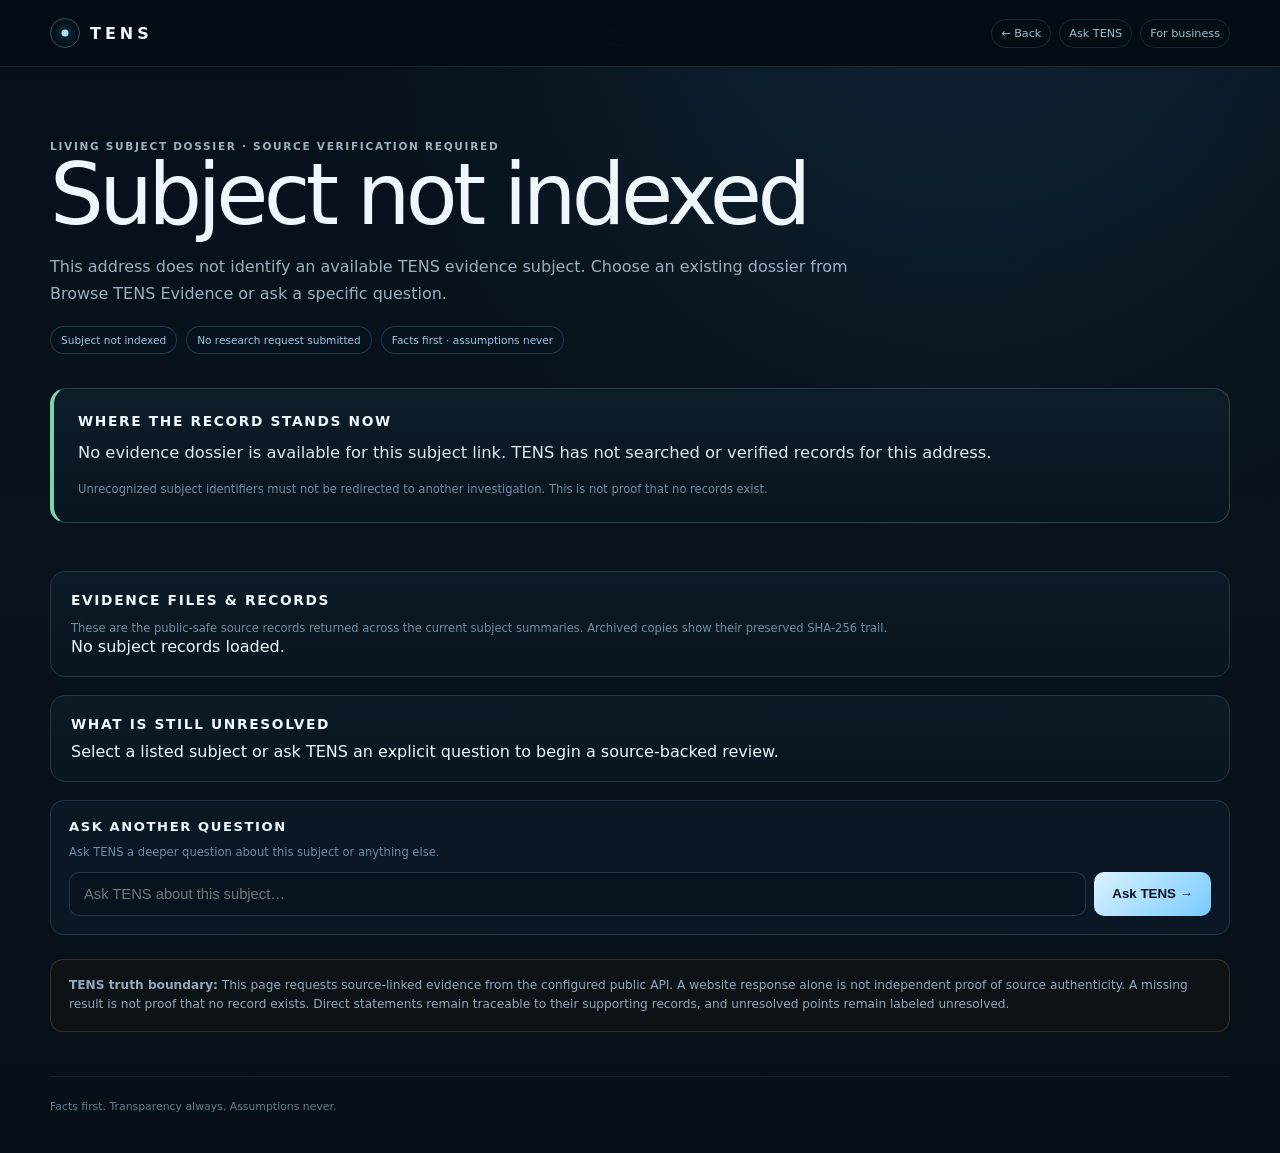
<file: topic.html>
<!doctype html>
<html lang="en">
<head>
<meta charset="utf-8">
<meta name="viewport" content="width=device-width,initial-scale=1,viewport-fit=cover">
<meta name="theme-color" content="#06101a">
<meta name="description" content="Living TENS public evidence subject page.">
<meta name="tens-api-base" content="https://api.asktens.com">
<title>TENS Subject — Living Evidence</title>
<style>
:root{color-scheme:dark;--bg:#06101a;--panel:#0a1824;--panel2:#0d1d2a;--line:#203747;--text:#eef7ff;--muted:#91a8bb;--soft:#6d8799;--cyan:#84d3ff;--verified:#79d7a7;--unknown:#efbd72}
*{box-sizing:border-box}html,body{margin:0;min-height:100%;background:var(--bg);color:var(--text);font-family:Inter,system-ui,-apple-system,"Segoe UI",sans-serif;-webkit-font-smoothing:antialiased}body{overflow-x:hidden;background:radial-gradient(circle at 75% -8%,rgba(59,129,176,.18),transparent 40rem),linear-gradient(180deg,#06101a,#08131d 48%,#071019)}a{color:inherit}.wrap{width:min(1180px,calc(100% - 28px));margin:auto}
header{position:sticky;top:0;z-index:20;border-bottom:1px solid rgba(150,200,236,.12);background:rgba(4,12,19,.92);backdrop-filter:blur(14px)}.top{min-height:66px;display:flex;align-items:center;justify-content:space-between;gap:14px;min-width:0}.brand{display:flex;align-items:center;gap:10px;text-decoration:none}.mark{width:30px;height:30px;border:1px solid rgba(132,209,255,.36);border-radius:50%;position:relative}.mark:after{content:"";position:absolute;width:7px;height:7px;background:#a8e2ff;border-radius:50%;left:50%;top:50%;transform:translate(-50%,-50%);box-shadow:0 0 13px #65c5ff}.brand strong{letter-spacing:.25em}.nav{display:flex;gap:8px;flex-wrap:wrap;min-width:0;justify-content:flex-end}.nav a{font-size:.7rem;color:#9fbfd2;text-decoration:none;padding:7px 9px;border:1px solid rgba(126,201,252,.15);border-radius:999px}
.hero{padding:52px 0 26px}.eyebrow{margin:0 0 8px;color:var(--cyan);font-size:.66rem;font-weight:800;text-transform:uppercase;letter-spacing:.16em}.hero h1{margin:0;font-size:clamp(2.6rem,7vw,5.3rem);font-weight:470;letter-spacing:-.055em;line-height:.94}.hero p{max-width:860px;color:#9bb0bf;line-height:1.72;margin:18px 0 0}.statusline{display:flex;flex-wrap:wrap;gap:9px;margin-top:18px}.pill{padding:7px 10px;border:1px solid rgba(126,201,252,.2);border-radius:999px;color:#9fc7df;background:rgba(7,20,31,.74);font-size:.66rem}.pill.good{border-color:rgba(121,215,167,.25);color:#a9e8c5}
.summary{margin:8px 0 24px;border:1px solid rgba(121,215,167,.24);border-left:4px solid var(--verified);border-radius:16px;background:linear-gradient(180deg,rgba(12,29,42,.98),rgba(8,22,33,.98));padding:24px}.summary h2,.card h2,.recordsBox h2,.unknownBox h2{margin:0 0 10px;font-size:.86rem;text-transform:uppercase;letter-spacing:.12em}.summary .answer{font-size:1.02rem;line-height:1.72;color:#dbeaf3}.highlights{margin:14px 0 0;padding-left:20px;color:#b7cad7;line-height:1.6;font-size:.9rem}.meta{margin-top:12px;color:#718b9d;font-size:.72rem;line-height:1.5}
.grid{display:grid;grid-template-columns:repeat(2,minmax(0,1fr));gap:18px;padding-bottom:24px}.card,.recordsBox,.unknownBox{border:1px solid var(--line);border-radius:15px;background:linear-gradient(180deg,rgba(12,27,40,.96),rgba(9,21,32,.96));padding:20px}.card .sub{color:#748d9f;font-size:.73rem;line-height:1.5;margin-bottom:8px}.laneAnswer{color:#d0e0ea;font-size:.87rem;line-height:1.58;margin:4px 0 8px}.item{padding:13px 0;border-top:1px solid rgba(141,180,209,.11)}.item:first-of-type{border-top:0}.item p{margin:0;color:#b4c7d5;line-height:1.58;font-size:.84rem}.loading{color:#7793a6;font-size:.84rem;line-height:1.55}.error{color:#e9bd7d;font-size:.82rem;line-height:1.55}.records{display:grid;grid-template-columns:repeat(2,minmax(0,1fr));gap:9px}.record{display:block;text-decoration:none;padding:12px;border:1px solid rgba(126,201,252,.14);border-radius:10px;background:#0a1925}.record strong{display:block;color:#d9edf9;font-size:.84rem;line-height:1.35;overflow-wrap:anywhere;word-break:break-word}.record span{display:block;color:#708a9d;font-size:.67rem;margin-top:5px;overflow-wrap:anywhere;word-break:break-word}.item p,.unknownItem,.highlights li,.meta,.pill{overflow-wrap:anywhere;word-break:break-word}.unknownList{display:grid;gap:8px}.unknownItem{padding:12px;border:1px solid rgba(239,189,114,.16);border-radius:10px;background:rgba(35,27,17,.23);color:#b9c8d2;font-size:.82rem;line-height:1.55}.research{margin:18px 0 24px;padding:18px;border:1px solid rgba(126,201,252,.16);border-radius:14px;background:#091824}.research h2{margin:0 0 10px;font-size:.82rem;text-transform:uppercase;letter-spacing:.12em}.askrow{display:grid;grid-template-columns:1fr auto;gap:8px}.askrow input{min-width:0;border:1px solid rgba(126,201,252,.2);background:#07131e;color:#eef7ff;border-radius:10px;padding:13px 14px;font-size:.92rem;outline:none}.askrow button{border:0;border-radius:10px;padding:0 18px;background:linear-gradient(135deg,#daf3ff,#78caff);color:#06101a;font-weight:800;cursor:pointer}.truth{margin:8px 0 44px;padding:16px 18px;border:1px solid rgba(239,189,114,.18);border-radius:13px;background:rgba(35,27,17,.25);color:#91a8bb;font-size:.76rem;line-height:1.6}.footer{padding:22px 0 38px;border-top:1px solid rgba(141,180,209,.1);color:#637d90;font-size:.68rem;line-height:1.55}
.reveal{opacity:0;transform:translateY(22px);transition:opacity .55s ease,transform .55s ease}.reveal.on{opacity:1;transform:none}
@media(max-width:820px){.grid,.records{grid-template-columns:1fr}.hero{padding-top:38px}.nav a:nth-child(3){display:none}.hero h1{overflow-wrap:anywhere}.summary .answer{font-size:1.05rem}.highlights,.item p,.laneAnswer{font-size:.95rem}}@media(max-width:520px){.wrap{width:min(100% - 18px,1180px)}.summary,.card,.recordsBox,.unknownBox{padding:16px}.hero h1{font-size:2.55rem}.askrow{grid-template-columns:1fr}.askrow button{height:46px}.nav{gap:6px}.nav a{display:inline-flex;align-items:center;min-height:44px;font-size:.82rem;padding:10px 12px}}
</style>
</head>
<body>
<header><div class="wrap"><div class="top"><a class="brand" href="index.html"><span class="mark" aria-hidden="true"></span><strong>TENS</strong></a><nav class="nav"><a href="browse.html">← Back</a><a href="index.html">Ask TENS</a><a href="business.html">For business</a></nav></div></div></header>
<main class="wrap">
<section class="hero reveal"><p class="eyebrow">Living subject dossier · source verification required</p><h1 id="title">TENS subject</h1><p id="intro"></p><div class="statusline"><span class="pill">Source verification required</span><span class="pill" id="updated">Loading current record…</span><span class="pill">Facts first · assumptions never</span></div></section>
<section class="summary reveal"><h2>Where the record stands now</h2><div class="answer" id="summaryAnswer">TENS is checking the current admitted evidence…</div><ul class="highlights" id="highlights"></ul><div class="meta" id="summaryMeta"></div></section>
<section class="recordsBox reveal" id="verifiedPublicLinks" hidden><h2>Candidate public records and source links</h2><div class="meta">These are owner-maintained reference links, not a completed TENS research answer or proof that each link opens without access restrictions. Current public accessibility and source identity require independent verification before a link can support a beta citation. An inaccessible link does not mean the underlying record is absent. FDEP and County permissions and approvals remain distinct.</div><div class="records" id="publicSourceLinks"></div></section>
<section class="grid" id="lanes"></section>
<section class="recordsBox reveal"><h2>Evidence files & records</h2><div class="meta">These are the public-safe source records returned across the current subject summaries. Archived copies show their preserved SHA-256 trail.</div><div class="records" id="records"><div class="loading">Evidence files will appear as the summaries finish.</div></div></section>
<section class="unknownBox reveal" style="margin-top:18px"><h2>What is still unresolved</h2><div class="unknownList" id="unknowns"><div class="loading">Open questions and evidence limits will appear here.</div></div></section>
<section class="research reveal"><h2>Ask another question</h2><div class="meta" style="margin:0 0 10px">Ask TENS a deeper question about this subject or anything else.</div><form id="askForm" class="askrow"><input id="ask" placeholder="Ask TENS about this subject…" autocomplete="off"><button type="submit">Ask TENS →</button></form></section>
<div class="truth reveal"><strong>TENS truth boundary:</strong> This page requests source-linked evidence from the configured public API. A website response alone is not independent proof of source authenticity. A missing result is not proof that no record exists. Direct statements remain traceable to their supporting records, and unresolved points remain labeled unresolved.</div>
</main>
<div class="wrap footer">Facts first. Transparency always. Assumptions never.</div>
<script src="tens-api-config.js"></script>
<script src="tens-topic-evidence-boundary.js"></script>
<script>
(()=>{
const cfgs={
'blackburn':{title:'Blackburn Point Bridge',intro:'A living view of the bridge project: background, current decisions, engineering and alternatives, money and contracts, preservation/navigation, source files, and open questions.',lanes:[
['Background & current status','What does the current public record establish about the history, current status, and major decision points for Blackburn Point Bridge?'],
['Engineering & alternatives','What does the record establish about Blackburn Point Bridge engineering, inspections, repairs, preservation alternatives, and replacement alternatives?'],
['Money & contracts','What does the record establish about Blackburn Point Bridge funding, contracts, purchase orders, consultant work, repair costs, and replacement costs?'],
['Preservation & navigation','What does the record establish about Blackburn Point Bridge historic preservation, Section 106, navigation, and Coast Guard issues?']],publicLinks:[
{title:'Blackburn Point Bridge — historical register report',description:'Public historical documentation. This does not establish the bridge\'s current structural condition or a final replacement decision.',url:'https://drive.google.com/file/d/1M37yoxnQx7bUvBIDZ0Mq9ynQW9oyZsQ3/view'}
]},
'midnight':{title:'Midnight Pass',intro:'A living view of Midnight Pass: history, current inlet status, engineering and monitoring, public funding and contracts, water quality, regulatory work, records, and open questions.',lanes:[
['Background & current status',"What does the current public record establish about Midnight Pass, its history, the natural reopening, and the inlet's current status?"],
['Engineering & monitoring','What does the record establish about Midnight Pass engineering, surveys, monitoring, maintenance planning, and inlet management?'],
['Funding, grants & contracts','What does the record establish about Midnight Pass public funding, grants, consultants, contracts, work assignments, and expenditures?'],
['Water quality & regulation','What does the record establish about Midnight Pass, Little Sarasota Bay water quality, circulation, environmental studies, and regulatory coordination?']]},
'little-sarasota-bay':{title:'Little Sarasota Bay',intro:'A living view of the bay: water quality, circulation, funded improvement work, monitoring, connections to Midnight Pass, source records, and unresolved questions.',lanes:[
['Background & current status','What does the current public record establish about Little Sarasota Bay and its current water-quality improvement work?'],
['Water quality & circulation','What does the record establish about Little Sarasota Bay water quality, circulation, monitoring, and measured conditions?'],
['Projects, grants & contracts','What does the record establish about Little Sarasota Bay projects, grants, contracts, consultants, and public funding?'],
['Midnight Pass connection','What does the record establish about the relationship between Midnight Pass and Little Sarasota Bay?']],publicLinks:[
{title:'Sarasota County Commission agenda — August 26, 2025, Item 30',description:'Official agenda lists proposed FDEP Agreement L0107 and budget amendment B2025-057, each for $500,000. The agenda alone does not confirm a final vote, expenditure, or deliverable acceptance.',url:'https://www.scgov.net/home/showpublisheddocument/71031/638912163690670000'}
]},
'south-jetty':{title:'South Jetty',intro:'A living evidence page for South Jetty: project origin, current decisions, public funding, contracts, agency records, source files, and open questions.',lanes:[
['Background & current status','What does the current public record establish about South Jetty, its project history, and current status?'],
['Project & decisions','What does the record establish about South Jetty project scope, decisions, approvals, and planned work?'],
['Funding & contracts','What does the record establish about South Jetty funding, contracts, procurement, and expenditures?'],
['Official source trail','What official City of Venice, USACE, County, or other agency records currently support the South Jetty record?']]},
'caspersen':{title:'Caspersen Beach Park',intro:'A living evidence page for Caspersen Beach Park: current conditions, shoreline and restoration work, public funding and contracts, access and facilities, source records, and open questions.',lanes:[
['Background & current status','What does the current public record establish about Caspersen Beach Park, its current condition, access, and major project activity?'],
['Shoreline & restoration','What does the record establish about Caspersen Beach Park shoreline conditions, erosion, nourishment, restoration, or maintenance work?'],
['Funding & contracts','What does the record establish about Caspersen Beach Park public funding, grants, contracts, procurement, and expenditures?'],
['Access & facilities','What does the record establish about Caspersen Beach Park public access, facilities, closures, repairs, and reopening work?']]},
'phillippi-creek':{title:'Phillippi Creek',intro:'A living evidence page for Phillippi Creek: water quality, runoff and wastewater inputs, documented pollutants, downstream effects, records, and open research gaps.',lanes:[
['Background & current status','What does the current public record establish about Phillippi Creek and its current environmental status?'],
['Water quality','What does the record establish about Phillippi Creek nutrients, dissolved oxygen, algae, fish kills, and water-quality measurements?'],
['Documented source inputs','What pollution or runoff sources are directly documented in the current Phillippi Creek evidence record?'],
['Downstream effects','What does the record establish about downstream effects from Phillippi Creek on Sarasota Bay or nearby waters?']]},
'water-tower':{title:'North Water Tower',intro:'A living evidence page for the North Water Tower project: project background, reimbursements, Brown & Caldwell records, the 47th Street discrepancy, source files, and unresolved accounting questions.',lanes:[
['Background & current status','What does the current public record establish about the North Water Tower project and its status?'],
['Finance & reimbursements','What does the record establish about North Water Tower reimbursements, payments, purchase orders, and funding?'],
['Brown & Caldwell','What does the record establish about Brown & Caldwell work, invoices, pay applications, and purchase orders connected with North Water Tower?'],
['47th Street discrepancy','What does the record establish about the relationship or discrepancy between North Water Tower reimbursement records and 47th Street project payment applications?']]},
'hurley-dock':{title:'Lyons Bay — 227-foot private dock proposal',intro:'Special Exception Petition 1929, FDEP General Permit 0464848-001 EG, recorded project plans, waterway navigation, and unresolved approvals. The September 17, 2026 Planning Commission recommended approval by 5-1 with one stipulation. That recommendation is advisory. An issued FDEP permit does not establish final County special-exception approval.',lanes:[
['County application and status','What do official County records establish about SE 1929 for the Lyons Bay dock, submitted plans, reviews and current decision status?'],
['Plan and dimensions','What do the dated applicant drawings establish about the proposed 207-foot walkway, terminal platform, boat lift and footprint, and which revisions remain unverified?'],
['Environmental and navigation review','What do official FDEP and County records establish about seagrass, water depths, navigation and applicable permit conditions?'],
['Public records and open questions','Which County and FDEP source records are released for Special Exception 1929 and what project-specific measurements or approvals are still unknown?']],publicLinks:[
{title:'Public records and source index',description:'Owner-maintained source guide; not an official County finding',url:'https://docs.google.com/document/d/1hFYDq8SvItf968-SLz86v6XC5wbOBpyb8MJpmxhVbUg/edit'},
{title:'FDEP issued permit — original PDF copy',description:'Permit 0464848-001 EG, November 21, 2025; stamped project drawings at PDF pages 8–13',url:'https://drive.google.com/file/d/1LLm2jLGYVt-aXt83CvourBtyf6g2cnBv/view'},
{title:'FDEP issued permit - direct original agency file',description:'FDEP Nexus 001 Issued General Permit dated November 21, 2025; 30-page direct file with SHA-256 identical to preserved public copy',url:'https://prodenv.dep.state.fl.us/DepStaging/api/dms/23.1648694.1'},
{title:'FDEP hydrographic and tidal survey - direct agency record',description:'Nexus filing dated September 29, 2026; plotted depths and approximate seagrass are survey evidence, not proof of regulatory compliance',url:'https://prodenv.dep.state.fl.us/DepStaging/api/dms/23.1776682.1'},
{title:'FDEP proposed dock and lift on survey - direct agency record',description:'Nexus filing dated September 29, 2026; applicant drawing depicts walkway, terminal platform, and lift. County final concept-plan approval not established',url:'https://prodenv.dep.state.fl.us/DepStaging/api/dms/23.1776683.1'},
{title:'Sarasota County approved September 17 Planning Commission minutes',description:'5-1 recommendation with one stipulation for SE 1929; this is advisory and not final Board approval',url:'https://sarasotacounty.granicus.com/MinutesViewer.php?clip_id=6993&view_id=15'},
{title:'Sarasota County official notice',description:'County notice of SE 1929 and public hearing; verify current decision separately',url:'https://www.scgov.net/Home/Components/News/News/9340/'}
]},
'47th-street':{title:'47th Street',intro:'A living evidence page for the 47th Street project records: payment applications, Brown & Caldwell, purchase orders, the North Water Tower cross-project discrepancy, files, and unresolved allocations.',lanes:[
['Background & current status','What does the current public record establish about the 47th Street project and its documented work?'],
['Payment applications','What does the record establish about 47th Street payment applications, checks, invoices, and purchase orders?'],
['Brown & Caldwell','What does the record establish about Brown & Caldwell work and payments associated with 47th Street?'],
['North Water Tower connection','What does the record establish about the relationship or discrepancy between 47th Street payment records and North Water Tower reimbursement records?']]}
};
const id=(new URLSearchParams(location.search).get('id')||'').trim();
const cfg=Object.prototype.hasOwnProperty.call(cfgs,id)?cfgs[id]:null;
const page=cfg||{title:'Subject not indexed',intro:'This address does not identify an available TENS evidence subject. Choose an existing dossier from Browse TENS Evidence or ask a specific question.',lanes:[]};
document.title=page.title+' — TENS Living Evidence';document.getElementById('title').textContent=page.title;document.getElementById('intro').textContent=page.intro;
const lanesEl=document.getElementById('lanes'),recordsEl=document.getElementById('records'),unknownEl=document.getElementById('unknowns'),summary=document.getElementById('summaryAnswer'),highlights=document.getElementById('highlights'),meta=document.getElementById('summaryMeta'),updated=document.getElementById('updated');
const sourceMap=new Map(),unknownMap=new Map();
if(cfg?.publicLinks?.length){
 const publicPanel=document.getElementById('verifiedPublicLinks');
 publicPanel.hidden=false;
 document.getElementById('publicSourceLinks').innerHTML=cfg.publicLinks.map(link=>
   '<a class="record" href="'+escapeHtml(link.url)+'" target="_blank" rel="noopener noreferrer"><strong>'+escapeHtml(link.title)+'</strong><span>'+escapeHtml(link.description)+'</span></a>'
 ).join('');
}
page.lanes.forEach(([name,q],i)=>{const el=document.createElement('article');el.className='card reveal';el.id='lane'+i;el.innerHTML='<h2>'+escapeHtml(name)+'</h2><div class="sub">'+escapeHtml(q)+'</div><div class="loading">TENS is checking source-linked evidence…</div>';lanesEl.appendChild(el)});
function escapeHtml(s){return String(s??'').replace(/[&<>"']/g,m=>({'&':'&amp;','<':'&lt;','>':'&gt;','"':'&quot;',"'":'&#39;'}[m]))}
function reveal(el){requestAnimationFrame(()=>el.classList.add('on'))}
[...document.querySelectorAll('.reveal')].forEach((el,i)=>setTimeout(()=>reveal(el),100+i*70));
async function research(question){
 const q=String(question||'').trim();if(!q||q.length>1200)throw new Error('QUESTION_INVALID');
 const start=await window.TENS_API.fetch('/api/research',{method:'POST',headers:{'Content-Type':'application/json'},body:JSON.stringify({question:q})});
 if(start.status!==202)throw new Error('QUEUE_'+start.status);
 const j=await start.json();
 if(!/^R20[23]WEB_[A-Za-z0-9_-]{20,80}$/.test(String(j?.jobId||'')))throw new Error('JOB_ID_INVALID');
 const started=Date.now();
 for(let i=0;i<240;i++){
  await new Promise(r=>setTimeout(r,i<8?350:600));
  const res=await window.TENS_API.fetch('/api/research/status?jobId='+encodeURIComponent(j.jobId));
  if(!res.ok)throw new Error('RESEARCH_STATUS_'+res.status);
  const x=await res.json();
  if(x?.state==='COMPLETE'){
   const check=window.TENS_TOPIC_EVIDENCE_BOUNDARY?.validate(x.result);
   if(!check?.valid)throw new Error('SOURCE_BOUNDARY_HOLD');
   return check.result;
  }
  if(x?.state==='FAILED')throw new Error('RESEARCH_HOLD_'+String(x.errorCode||'UNKNOWN'));
  if(!['QUEUED','RUNNING'].includes(x?.state))throw new Error('RESEARCH_STATE_INVALID');
  const elapsed=Date.now()-started;
  if(x.state==='QUEUED'&&elapsed>=45000)throw new Error('WORKER_UNAVAILABLE');
  if(x.state==='RUNNING'&&elapsed>=120000)throw new Error('RESEARCH_TIMEOUT');
 }
 throw new Error('RESEARCH_TIMEOUT');
}
function collect(r){for(const s of r.sources||[])sourceMap.set(s.evidenceId,s);for(const u of r.unknowns||[])unknownMap.set((u.type||'UNKNOWN')+'|'+(u.statement||''),u)}
function terms(s){return [...new Set(String(s||'').toLowerCase().match(/[a-z0-9-]{4,}/g)||[])].filter(x=>!['what','does','record','establish','about','current','public','with','from','this','that'].includes(x))}
function laneMatches(r,q){
 const qt=terms(q);
 return (r.verified||[]).map((v,i)=>{const h=String((v.type||'')+' '+(v.statement||'')).toLowerCase();let score=0;for(const t of qt)if(h.includes(t))score+=t.length>=8?3:1;return{v,i,score}}).filter(x=>x.score>0).sort((a,b)=>b.score-a.score||a.i-b.i).slice(0,5).map(x=>x.v)
}
function laneHtml(r,q){
 const matched=laneMatches(r,q);
 const items=matched.map(v=>{
  const linked=(v.evidenceRefs||[]).map(ref=>sourceMap.get(ref)).filter(Boolean).map(s=>
    s.url?'<a href="'+escapeHtml(s.url)+'" target="_blank" rel="noopener noreferrer">Open source record ↗</a>':
    '<span>Archived SHA-256 '+escapeHtml(s.contentHash)+'</span>').join(' · ');
  return '<div class="item"><p>'+escapeHtml(v.statement||'Source-linked statement')+'</p><div class="meta">'+linked+'</div></div>';
 }).join('');
 const answer=matched.length?('TENS verified '+matched.length+' source statement'+(matched.length===1?'':'s')+' in this subject evidence bundle relevant to this section.'):'No direct verified finding in the current subject bundle matched this section.';
 return '<div class="laneAnswer">'+escapeHtml(answer)+'</div>'+(items||'<div class="loading">This remains unresolved in the current admitted evidence bundle.</div>')
}
function renderRecords(){const rows=[...sourceMap.values()];recordsEl.innerHTML=rows.length?rows.map(s=>{const derived=String(s.authority||'')==='TENS_VERIFIED_DERIVED_CASE_SUMMARY',kind=derived?'Verified derived case summary':(s.recordType||s.sourceKind||'Public record'),inner='<strong>'+escapeHtml(s.label||'Evidence record')+'</strong><span>'+escapeHtml(kind)+(derived?' · derived from preserved source records':'')+(s.contentHash?' · SHA-256 '+escapeHtml(String(s.contentHash).slice(0,16))+'…':'')+'</span>';return s.url?'<a class="record" href="'+escapeHtml(s.url)+'" target="_blank" rel="noopener noreferrer">'+inner+'</a>':'<div class="record">'+inner+'</div>'}).join(''):'<div class="loading">No public-safe source record has been attached yet.</div>'}
function renderUnknowns(){const rows=[...unknownMap.values()];unknownEl.innerHTML=rows.length?rows.map(u=>'<div class="unknownItem">'+escapeHtml(u.statement||'This point remains unresolved.')+'</div>').join(''):'<div class="loading">No additional unresolved item was returned for this subject bundle.</div>'}
function overviewDisplayAnswer(r){
 if(r.answer==='UNKNOWN')return 'TENS does not currently have enough admitted evidence to state an overview as established fact.';
 if(r.answer==='VERIFIED'){
  const cited=(r.verified||[]).find(v=>v&&typeof v.statement==='string'&&v.statement.trim()&&Array.isArray(v.evidenceRefs)&&v.evidenceRefs.length&&v.evidenceRefs.every(ref=>sourceMap.has(ref)));
  return cited?cited.statement.trim():'TENS could not display a cited finding from the admitted evidence.';
 }
 return String(r.answer||'Current evidence loaded.');
}
function renderOverview(r){collect(r);const verified=r.verified||[];summary.textContent=overviewDisplayAnswer(r);highlights.innerHTML=verified.slice(0,6).map(v=>'<li>'+escapeHtml(v.statement||'')+'</li>').join('');meta.textContent=verified.length?('Source-linked candidate dossier · '+verified.length+' source statement'+(verified.length===1?'':'s')+' · '+(r.sources||[]).length+' supporting record'+((r.sources||[]).length===1?'':'s')+'.'):'No verified findings in the currently admitted evidence. Open questions remain unresolved.';renderRecords();renderUnknowns()}
function renderBundle(r){
 sourceMap.clear();unknownMap.clear();renderOverview(r);
 page.lanes.forEach((lane,i)=>{const el=document.getElementById('lane'+i);el.innerHTML='<h2>'+escapeHtml(lane[0])+'</h2><div class="sub">'+escapeHtml(lane[1])+'</div>'+laneHtml(r,lane[1]);});
 renderRecords();renderUnknowns()
}
(async()=>{
 if(!cfg){
   const badge=document.querySelector('.statusline .pill');
   if(badge){badge.textContent='Subject not indexed';badge.classList.remove('good')}
   summary.textContent='No evidence dossier is available for this subject link. TENS has not searched or verified records for this address.';
   meta.textContent='Unrecognized subject identifiers must not be redirected to another investigation. This is not proof that no records exist.';
   updated.textContent='No research request submitted';
   recordsEl.textContent='No subject records loaded.';
   unknownEl.textContent='Select a listed subject or ask TENS an explicit question to begin a source-backed review.';
   return;
 }
 const coverage=page.lanes.map(x=>x[0]+': '+x[1]).join(' ');
 const dossierQ='Build one current evidence-backed subject dossier for '+page.title+'. Cover these sections from the same admitted evidence bundle: '+coverage+' Include verified findings, supporting records, and unresolved gaps. Facts first; do not speculate.';
 try{
   const r=await research(dossierQ);renderBundle(r);updated.textContent=(r.answer==='UNKNOWN'?'Unresolved — no verified findings · ':'Source-linked candidate dossier loaded · ')+new Date().toLocaleString();
 }catch(e){
   summary.textContent='TENS could not complete the subject bundle safely. No unsupported summary was generated.';
   meta.textContent=String(e.message||e);updated.textContent='Evidence refresh held safely';
   for(let i=0;i<page.lanes.length;i++){
     const lane=document.getElementById('lane'+i);
     if(lane){lane.textContent='No verified evidence was returned for this section. The research request was held.'}
   }
   recordsEl.textContent='No new public-safe research records were returned.';
   unknownEl.textContent='The research request was held. The underlying public records may still exist.';
 }
})();
document.getElementById('askForm').addEventListener('submit',e=>{e.preventDefault();const q=document.getElementById('ask').value.trim();if(q)location.href='results.html?q='+encodeURIComponent(q)});
})();
</script>
</body>
</html>
</file>
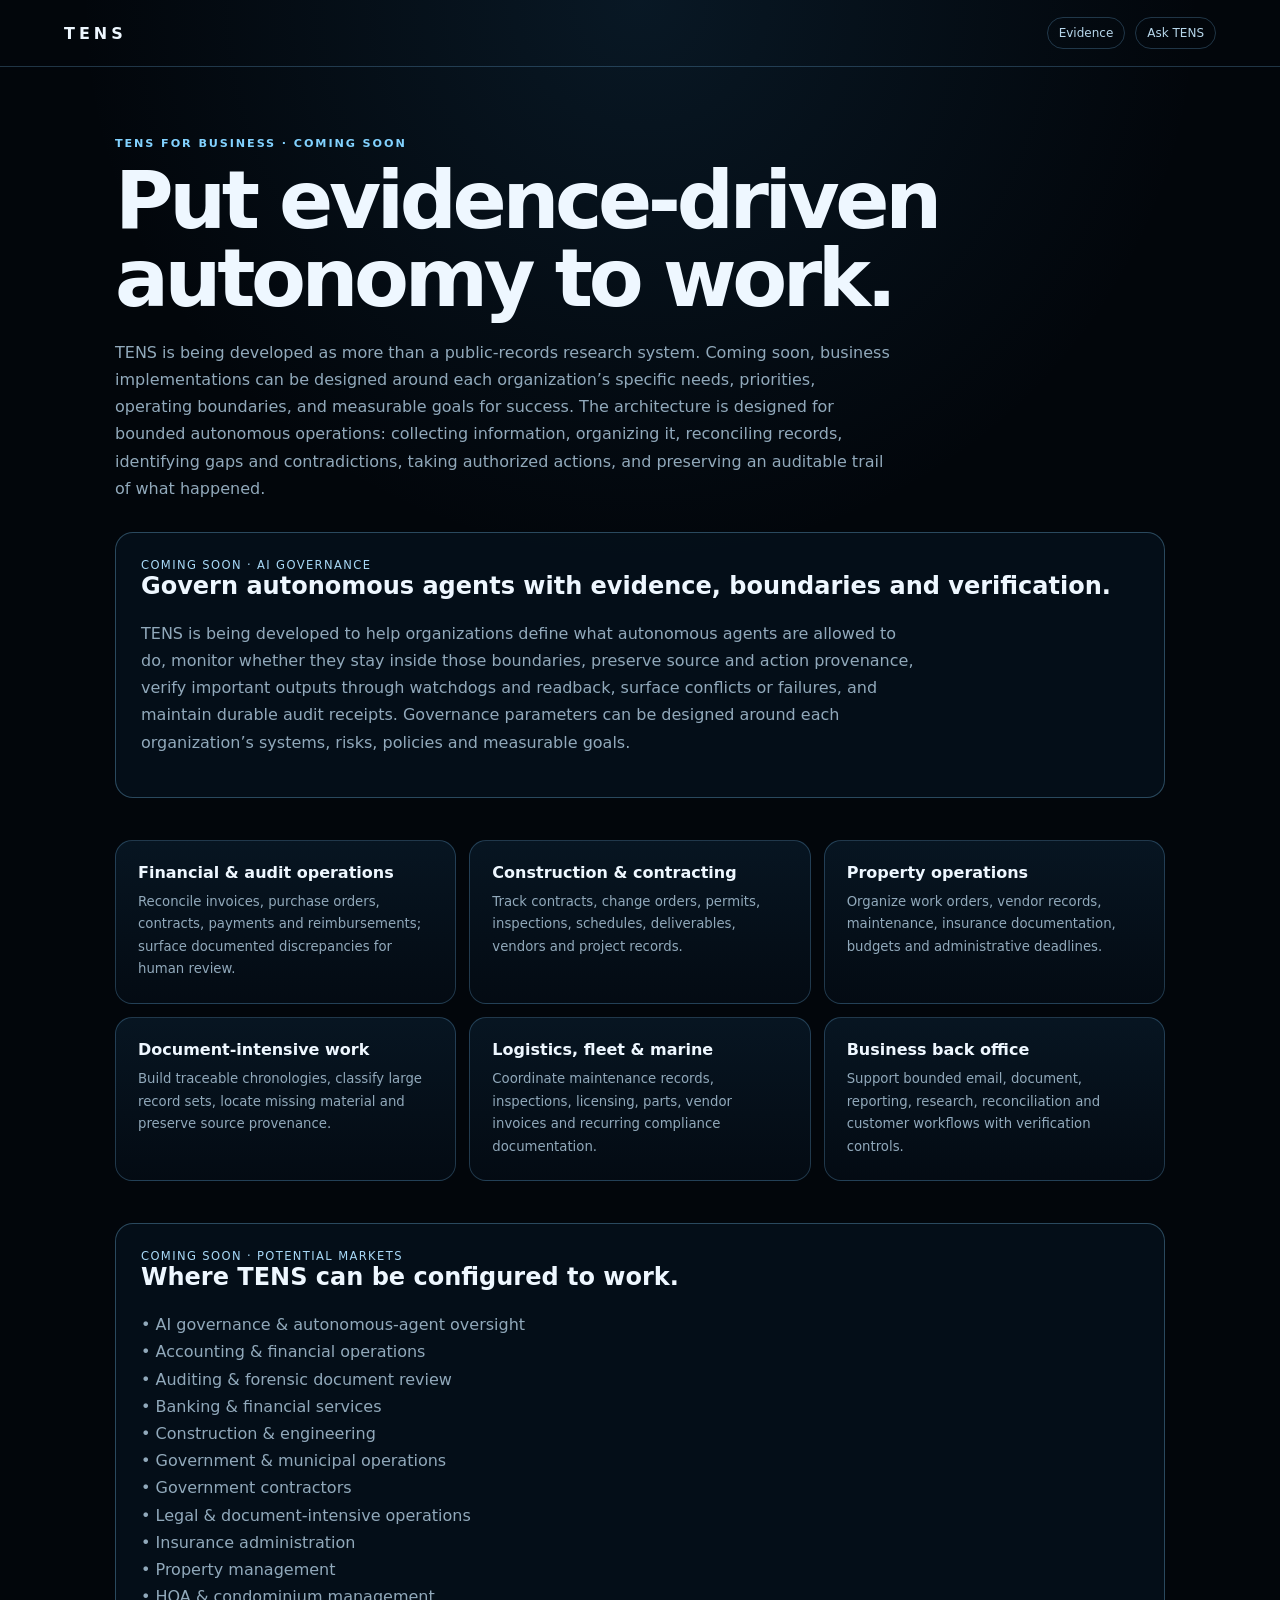
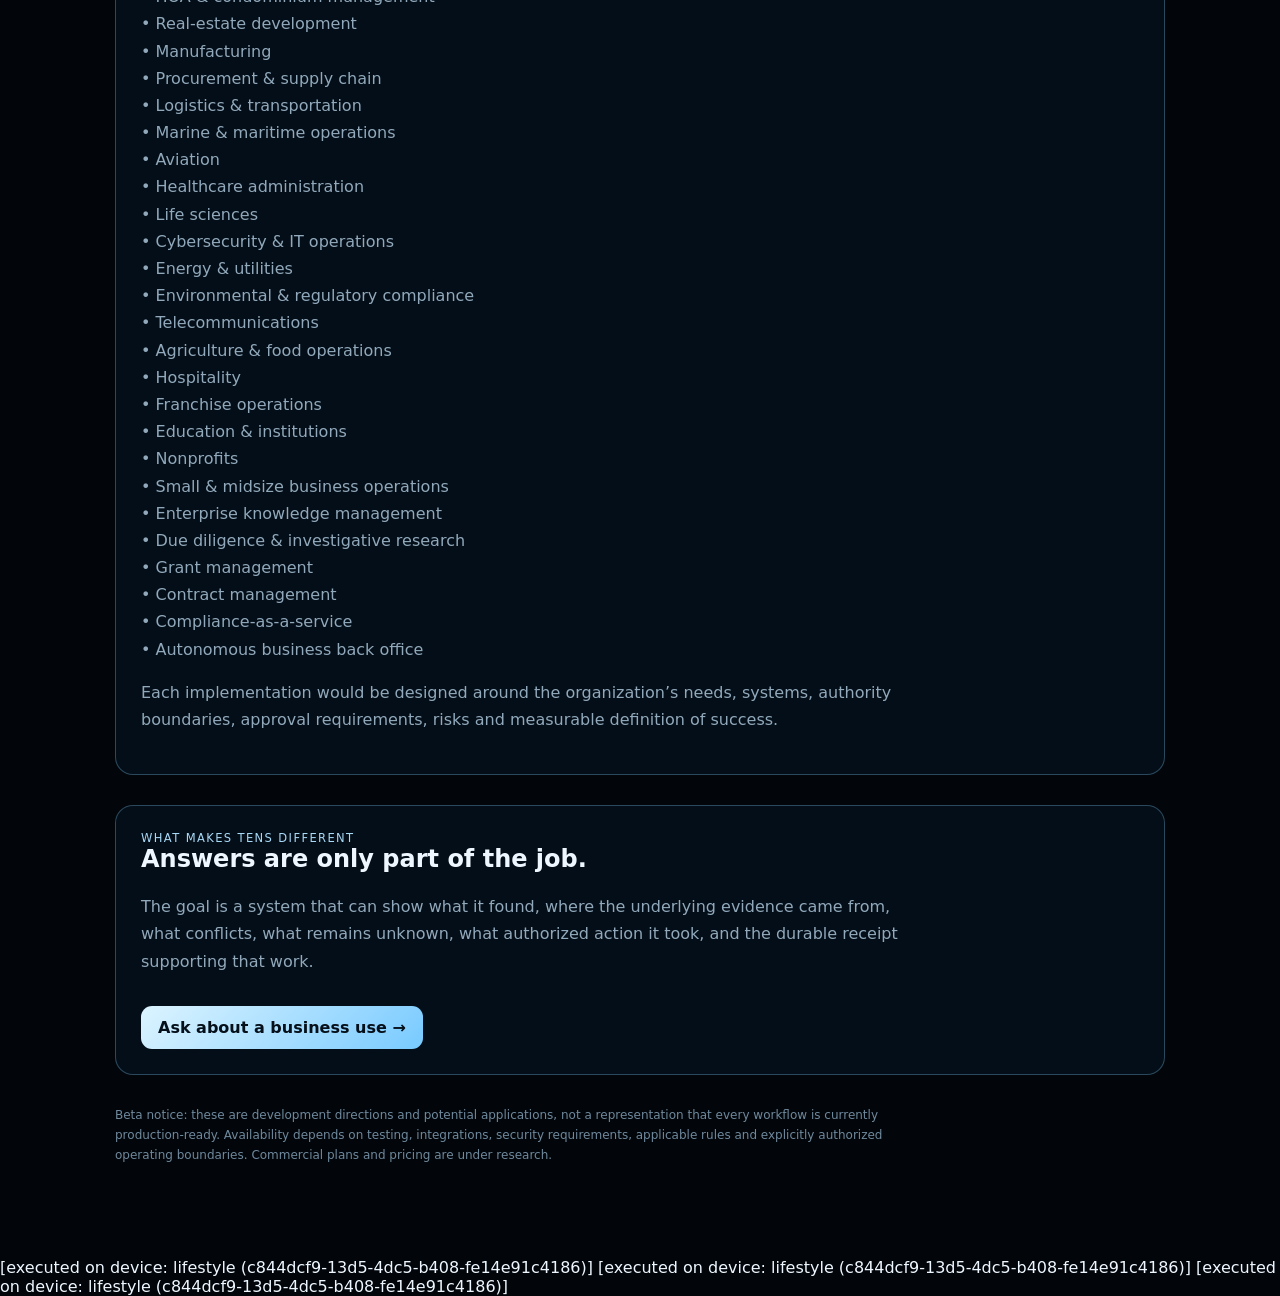
<file: preview-r202-motion/business.html>
<!doctype html><html lang="en"><head><meta charset="utf-8"><meta name="viewport" content="width=device-width,initial-scale=1"><meta name="theme-color" content="#02060b"><meta name="description" content="Explore how TENS can support evidence-driven business operations."><title>TENS for Business — Ask TENS</title><style>:root{color-scheme:dark;--bg:#02060b;--panel:#07131e;--text:#eef7ff;--muted:#91a9bb;--cyan:#82d2ff;--line:rgba(126,202,252,.24)}*{box-sizing:border-box}body{margin:0;background:radial-gradient(circle at 50% 0,rgba(38,106,154,.18),transparent 35rem),var(--bg);color:var(--text);font-family:Inter,system-ui,-apple-system,"Segoe UI",sans-serif}header{padding:17px clamp(18px,5vw,64px);border-bottom:1px solid var(--line);display:flex;justify-content:space-between;align-items:center}.brand{color:inherit;text-decoration:none;font-weight:800;letter-spacing:.25em}.nav{display:flex;gap:10px}.nav a{color:#b7d7eb;text-decoration:none;border:1px solid var(--line);border-radius:999px;padding:8px 11px;font-size:.75rem}main{width:min(1050px,calc(100% - 34px));margin:auto;padding:70px 0 80px}.eyebrow{color:var(--cyan);text-transform:uppercase;letter-spacing:.17em;font-size:.7rem;font-weight:800}h1{font-size:clamp(2.5rem,7vw,5rem);line-height:.98;letter-spacing:-.055em;margin:12px 0 20px;max-width:850px}p{color:var(--muted);line-height:1.7;max-width:780px}.grid{display:grid;grid-template-columns:repeat(3,1fr);gap:13px;margin:42px 0}.card{border:1px solid var(--line);border-radius:17px;background:linear-gradient(180deg,rgba(8,24,37,.88),rgba(4,12,20,.9));padding:22px}.card h2{font-size:1rem;margin:0 0 9px}.card p{font-size:.83rem;margin:0}.proof{border:1px solid rgba(130,210,255,.3);border-radius:18px;padding:25px;margin-top:30px;background:rgba(7,19,30,.7)}.proof h2{margin-top:0}.status{font-size:.72rem;text-transform:uppercase;letter-spacing:.12em;color:#a8d9f7}.cta{display:inline-block;margin-top:15px;color:#06101a;background:linear-gradient(135deg,#dcf4ff,#78caff);padding:12px 17px;border-radius:11px;text-decoration:none;font-weight:800}.note{font-size:.75rem;color:#6f899d;margin-top:30px}@media(max-width:800px){.grid{grid-template-columns:1fr}.nav a:first-child{display:none}main{padding-top:45px}}</style></head><body><header><a class="brand" href="/preview-r202-motion/index.html">TENS</a><nav class="nav"><a href="/browse.html">Evidence</a><a href="/preview-r202-motion/index.html">Ask TENS</a></nav></header><main><div class="eyebrow">TENS for Business · Coming Soon</div><h1>Put evidence-driven autonomy to work.</h1><p>TENS is being developed as more than a public-records research system. Coming soon, business implementations can be designed around each organization’s specific needs, priorities, operating boundaries, and measurable goals for success. The architecture is designed for bounded autonomous operations: collecting information, organizing it, reconciling records, identifying gaps and contradictions, taking authorized actions, and preserving an auditable trail of what happened.</p><section class="proof"><div class="status">Coming Soon · AI Governance</div><h2>Govern autonomous agents with evidence, boundaries and verification.</h2><p>TENS is being developed to help organizations define what autonomous agents are allowed to do, monitor whether they stay inside those boundaries, preserve source and action provenance, verify important outputs through watchdogs and readback, surface conflicts or failures, and maintain durable audit receipts. Governance parameters can be designed around each organization’s systems, risks, policies and measurable goals.</p></section><section class="grid"><div class="card"><h2>Financial & audit operations</h2><p>Reconcile invoices, purchase orders, contracts, payments and reimbursements; surface documented discrepancies for human review.</p></div><div class="card"><h2>Construction & contracting</h2><p>Track contracts, change orders, permits, inspections, schedules, deliverables, vendors and project records.</p></div><div class="card"><h2>Property operations</h2><p>Organize work orders, vendor records, maintenance, insurance documentation, budgets and administrative deadlines.</p></div><div class="card"><h2>Document-intensive work</h2><p>Build traceable chronologies, classify large record sets, locate missing material and preserve source provenance.</p></div><div class="card"><h2>Logistics, fleet & marine</h2><p>Coordinate maintenance records, inspections, licensing, parts, vendor invoices and recurring compliance documentation.</p></div><div class="card"><h2>Business back office</h2><p>Support bounded email, document, reporting, research, reconciliation and customer workflows with verification controls.</p></div></section><section class="proof"><div class="status">Coming Soon · Potential Markets</div><h2>Where TENS can be configured to work.</h2><p>• AI governance & autonomous-agent oversight<br>• Accounting & financial operations<br>• Auditing & forensic document review<br>• Banking & financial services<br>• Construction & engineering<br>• Government & municipal operations<br>• Government contractors<br>• Legal & document-intensive operations<br>• Insurance administration<br>• Property management<br>• HOA & condominium management<br>• Real-estate development<br>• Manufacturing<br>• Procurement & supply chain<br>• Logistics & transportation<br>• Marine & maritime operations<br>• Aviation<br>• Healthcare administration<br>• Life sciences<br>• Cybersecurity & IT operations<br>• Energy & utilities<br>• Environmental & regulatory compliance<br>• Telecommunications<br>• Agriculture & food operations<br>• Hospitality<br>• Franchise operations<br>• Education & institutions<br>• Nonprofits<br>• Small & midsize business operations<br>• Enterprise knowledge management<br>• Due diligence & investigative research<br>• Grant management<br>• Contract management<br>• Compliance-as-a-service<br>• Autonomous business back office</p><p>Each implementation would be designed around the organization’s needs, systems, authority boundaries, approval requirements, risks and measurable definition of success.</p></section><section class="proof"><div class="status">What makes TENS different</div><h2>Answers are only part of the job.</h2><p>The goal is a system that can show what it found, where the underlying evidence came from, what conflicts, what remains unknown, what authorized action it took, and the durable receipt supporting that work.</p><a class="cta" href="/preview-r202-motion/index.html">Ask about a business use →</a></section><p class="note">Beta notice: these are development directions and potential applications, not a representation that every workflow is currently production-ready. Availability depends on testing, integrations, security requirements, applicable rules and explicitly authorized operating boundaries. Commercial plans and pricing are under research.</p></main></body></html>

[executed on device: lifestyle (c844dcf9-13d5-4dc5-b408-fe14e91c4186)]

[executed on device: lifestyle (c844dcf9-13d5-4dc5-b408-fe14e91c4186)]

[executed on device: lifestyle (c844dcf9-13d5-4dc5-b408-fe14e91c4186)]
</file>
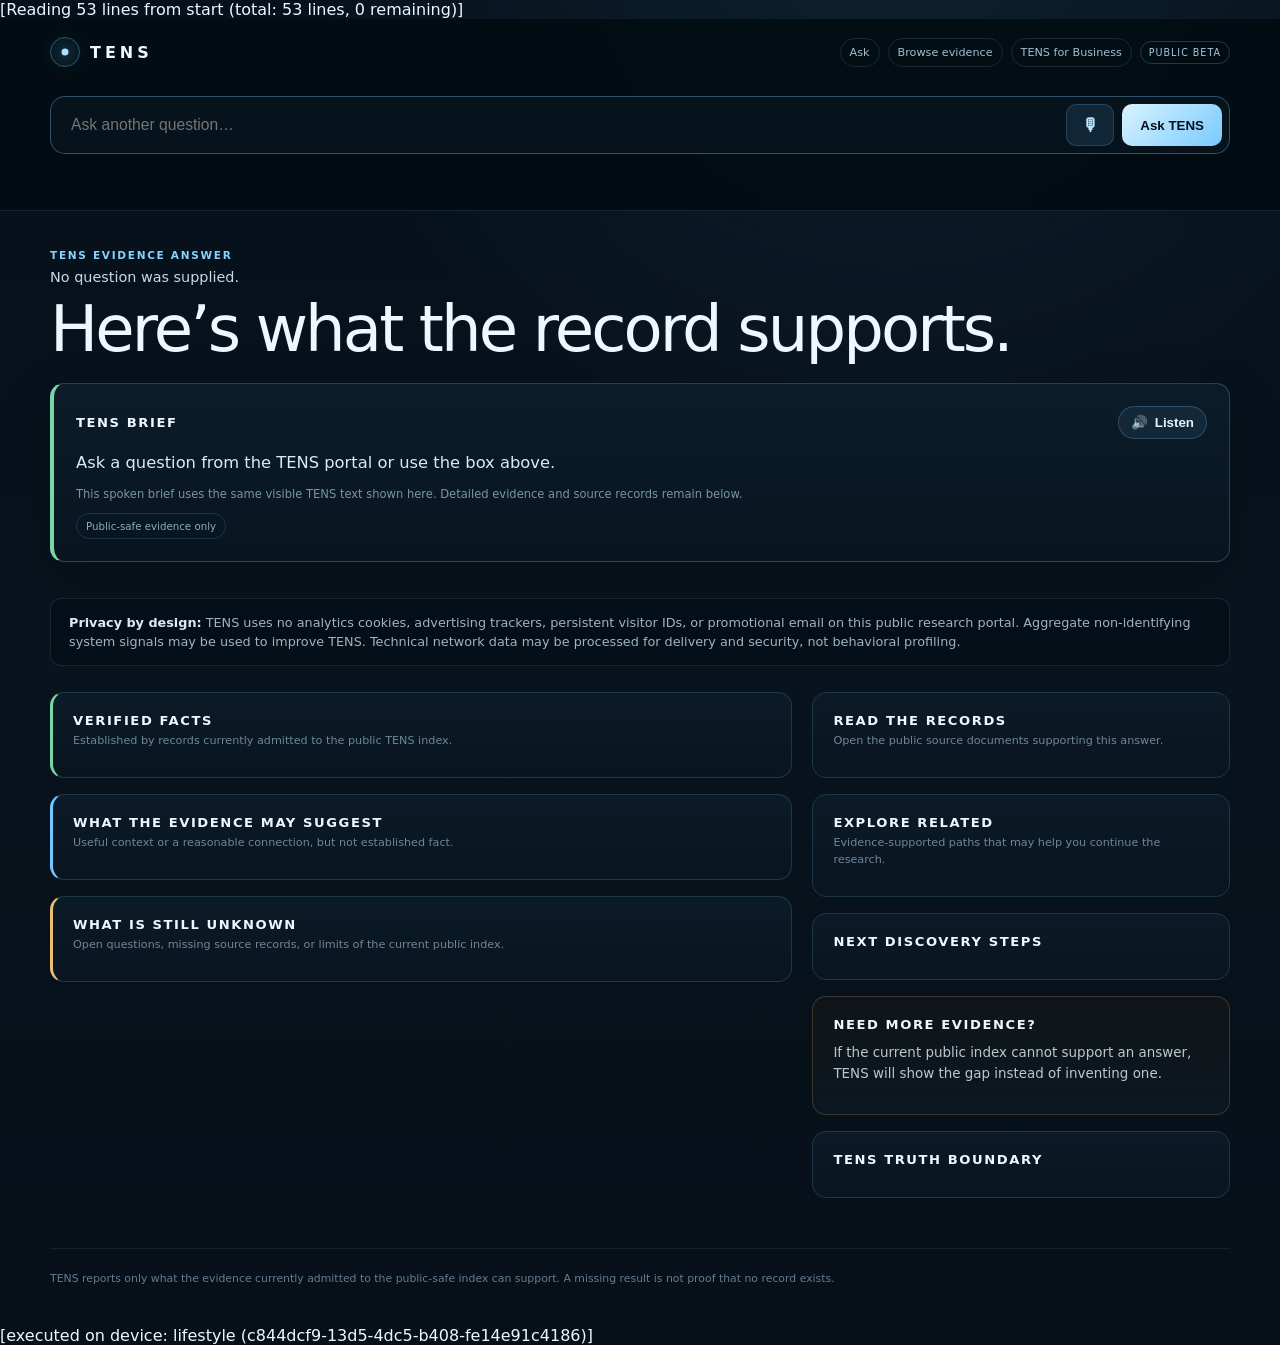
<file: preview-r202-motion/results.html>
[Reading 53 lines from start (total: 53 lines, 0 remaining)]

<!doctype html>
<html lang="en">
<head>
<meta charset="utf-8">
<meta name="viewport" content="width=device-width,initial-scale=1,viewport-fit=cover">
<meta name="theme-color" content="#06101a">
<meta name="tens-api-base" content="https://api.asktens.com">
<meta name="description" content="Plain-language TENS answers with verified facts, evidence limits, related research paths, and source records.">
<title>TENS Results — Ask the record</title>
<style>
:root{color-scheme:dark;--bg:#06101a;--panel:#0a1824;--panel2:#0d1d2a;--line:#203747;--text:#eef7ff;--muted:#91a8bb;--soft:#6d8799;--cyan:#84d3ff;--verified:#79d7a7;--inference:#74c8ff;--unknown:#efbd72}*{box-sizing:border-box}html,body{margin:0;background:var(--bg);color:var(--text);font-family:Inter,system-ui,-apple-system,"Segoe UI",sans-serif;-webkit-font-smoothing:antialiased}body{min-height:100vh;background:radial-gradient(circle at 70% -10%,rgba(59,129,176,.16),transparent 38rem),linear-gradient(180deg,#06101a,#08131d 48%,#071019)}a{color:inherit}.wrap{width:min(1180px,calc(100% - 28px));margin:auto}header{position:sticky;top:0;z-index:20;border-bottom:1px solid rgba(150,200,236,.12);background:rgba(4,12,19,.92);backdrop-filter:blur(14px)}.top{min-height:66px;display:flex;align-items:center;justify-content:space-between;gap:14px}.brand{display:flex;align-items:center;gap:10px;text-decoration:none}.mark{width:30px;height:30px;border:1px solid rgba(132,209,255,.36);border-radius:50%;position:relative;box-shadow:inset 0 0 15px rgba(83,186,250,.12),0 0 20px rgba(83,186,250,.08)}.mark:after{content:"";position:absolute;width:7px;height:7px;background:#a8e2ff;border-radius:50%;left:50%;top:50%;transform:translate(-50%,-50%);box-shadow:0 0 13px #65c5ff}.brand strong{letter-spacing:.25em}.nav{display:flex;align-items:center;gap:8px}.nav a{font-size:.7rem;color:#9fbfd2;text-decoration:none;padding:7px 9px;border:1px solid rgba(126,201,252,.15);border-radius:999px}.beta{font-size:.6rem;text-transform:uppercase;letter-spacing:.1em;color:#9fc7df;padding:5px 8px;border:1px solid rgba(129,203,249,.23);border-radius:999px}.askbar{padding:11px 0 16px}.askrow{display:grid;grid-template-columns:1fr auto auto;gap:8px;border:1px solid rgba(126,201,252,.34);padding:7px;border-radius:15px;background:rgba(7,20,31,.9)}.askrow input{min-width:0;border:0;outline:0;background:transparent;color:#eef8ff;padding:12px 13px;font-size:.98rem}.askrow button{border:0;border-radius:10px;font-weight:760;cursor:pointer;touch-action:manipulation}.mic{width:48px;background:#102637;color:#bce8ff;border:1px solid rgba(126,201,252,.2)!important;font-size:1.08rem}.mic:disabled{opacity:.45;cursor:not-allowed}.mic.listening{box-shadow:0 0 0 3px rgba(121,215,167,.12),0 0 24px rgba(121,215,167,.2);color:#dffff0;background:#113425}.go{padding:0 18px;background:linear-gradient(135deg,#daf3ff,#78caff);color:#06101a}.voice-status{min-height:18px;margin:6px 4px 0;color:#8aa9bc;font-size:.7rem}.hero{padding:38px 0 20px}.eyebrow{margin:0 0 8px;color:var(--cyan);font-size:.66rem;font-weight:800;text-transform:uppercase;letter-spacing:.16em}.question{margin:0;color:#c6d9e6;font-size:.9rem}.headline{margin:12px 0 0;font-size:clamp(2rem,5vw,4rem);line-height:1;letter-spacing:-.045em;font-weight:480}.answer{margin-top:22px;padding:22px;border:1px solid rgba(121,215,167,.25);border-left:4px solid var(--verified);border-radius:14px;background:linear-gradient(180deg,rgba(12,29,42,.96),rgba(8,22,33,.96));box-shadow:0 20px 60px rgba(0,0,0,.16)}.answer h2,.section h2{margin:0 0 10px;font-size:.82rem;text-transform:uppercase;letter-spacing:.12em}.answer p{margin:0;color:#dbeaf3;line-height:1.72;font-size:1.02rem}.scope{display:inline-flex;margin-top:12px;padding:6px 9px;border:1px solid rgba(126,201,252,.16);border-radius:999px;color:#8eacbf;font-size:.64rem}.grid{display:grid;grid-template-columns:1.6fr .9fr;gap:20px;padding:10px 0 50px}.main,.side{display:grid;gap:16px;align-content:start}.section{border:1px solid var(--line);border-radius:14px;background:linear-gradient(180deg,rgba(12,27,40,.96),rgba(9,21,32,.96));padding:20px}.section.verified{border-left:3px solid var(--verified)}.section.inference{border-left:3px solid var(--inference)}.section.unknown{border-left:3px solid var(--unknown)}.sub{color:var(--soft);font-size:.7rem;margin-top:-5px;margin-bottom:7px;line-height:1.5}.item{padding:17px 0;border-top:1px solid rgba(141,180,209,.11)}.item:first-of-type{border-top:0}.item strong{display:block;margin-bottom:5px;font-size:.97rem}.item p{margin:0;color:#b4c7d5;line-height:1.62;font-size:.9rem}.why{margin-top:7px;color:#748d9f;font-size:.73rem;line-height:1.48}.support{display:flex;gap:7px;flex-wrap:wrap;margin-top:10px}.support a{font-size:.67rem;color:#a9d9f3;text-decoration:none;padding:6px 8px;border:1px solid rgba(126,201,252,.2);border-radius:999px;background:rgba(9,25,37,.72)}.support a:hover{border-color:rgba(126,201,252,.45)}.records{display:grid;gap:9px}.record{display:block;text-decoration:none;padding:13px;border:1px solid rgba(126,201,252,.14);border-radius:10px;background:#0a1925}.record strong{display:block;color:#d9edf9;font-size:.86rem;line-height:1.35}.record span{display:block;color:#708a9d;font-size:.68rem;margin-top:5px}.record:hover{border-color:rgba(126,201,252,.38)}.explore{display:grid;gap:9px}.explore a{display:block;text-decoration:none;padding:13px 14px;border:1px solid rgba(126,201,252,.14);border-radius:10px;background:#091824}.explore strong{display:block;color:#d6ebf7;font-size:.87rem}.explore span{display:block;margin-top:4px;color:#718b9e;font-size:.69rem;line-height:1.4}.truth{color:#748b9c;font-size:.74rem;line-height:1.58}.empty{color:#7f98aa;font-size:.84rem;line-height:1.55}.actions{margin:0;padding-left:18px;color:#aabfce;font-size:.84rem;line-height:1.6}.gapbox{border-color:rgba(239,189,114,.2);background:linear-gradient(180deg,rgba(35,27,17,.35),rgba(12,24,34,.96))}.gapbox p{margin:0;color:#b8c9d4;font-size:.84rem;line-height:1.58}.gapstatus{margin-top:10px;color:#d8b783;font-size:.69rem}.footer{padding:22px 0 38px;border-top:1px solid rgba(141,180,209,.1);color:#637d90;font-size:.68rem;line-height:1.55}@media(max-width:820px){.grid{grid-template-columns:1fr}.hero{padding-top:28px}.askrow{grid-template-columns:1fr 46px}.go{grid-column:1/-1;height:44px}.top{min-height:58px}.beta{display:none}}@media(max-width:520px){.wrap{width:min(100% - 18px,1180px)}.answer,.section{padding:16px}.headline{font-size:2.25rem}.question{font-size:.82rem}.nav a:first-child{display:none}}

.answer-top{display:flex;align-items:center;justify-content:space-between;gap:12px;margin-bottom:10px}
.answer-top h2{margin:0}
.listen-result{border:1px solid rgba(126,201,252,.24);border-radius:999px;background:rgba(126,201,252,.08);color:#dff5ff;padding:8px 12px;font-weight:760;cursor:pointer;display:inline-flex;align-items:center;gap:7px}
.listen-result:hover{background:rgba(126,201,252,.14)}
.brief-note{margin-top:10px;color:#7894a7;font-size:.72rem}
@media(max-width:650px){.answer-top{align-items:flex-start}.listen-result{flex:0 0 auto}}
</style>
<link rel="stylesheet" href="/tens-prr.css">
<link rel="stylesheet" href="/tens-share.css">
</head>
<body>
<header><div class="wrap"><div class="top"><a class="brand" href="index.html" aria-label="Ask TENS home"><span class="mark" aria-hidden="true"></span><strong>TENS</strong></a><div class="nav"><a href="index.html">Ask</a><a href="/browse.html">Browse evidence</a><a href="/preview-r202-motion/business.html">TENS for Business</a><span class="beta">Public beta</span></div></div><form id="askForm" class="askbar"><div class="askrow"><input id="q" aria-label="Ask TENS another question" placeholder="Ask another question…" autocomplete="off" enterkeyhint="search"><button id="mic" class="mic" type="button" aria-label="Start voice input" aria-pressed="false" title="Speak your question">🎙</button><button class="go" type="submit">Ask TENS</button></div><div id="voiceStatus" class="voice-status" aria-live="polite"></div></form></div></header>
<main class="wrap">
<section class="hero"><p class="eyebrow">TENS evidence answer</p><p id="asked" class="question"></p><h1 class="headline">Here’s what the record supports.</h1><div class="answer"><div class="answer-top"><h2>TENS brief</h2><button id="listenResult" class="listen-result" type="button" aria-label="Listen to the TENS brief">🔊 <span>Listen</span></button></div><p id="plainAnswer">Checking the public evidence index…</p><div class="brief-note">This spoken brief uses the same visible TENS text shown here. Detailed evidence and source records remain below.</div><span id="scope" class="scope">Public-safe evidence only</span></div></section>
<div class="privacy-promise"><strong>Privacy by design:</strong> TENS uses no analytics cookies, advertising trackers, persistent visitor IDs, or promotional email on this public research portal. Aggregate non-identifying system signals may be used to improve TENS. Technical network data may be processed for delivery and security, not behavioral profiling.</div>
<section class="grid"><div class="main"><section class="section verified"><h2>Verified facts</h2><div class="sub">Established by records currently admitted to the public TENS index.</div><div id="verified"></div></section><section class="section inference"><h2>What the evidence may suggest</h2><div class="sub">Useful context or a reasonable connection, but not established fact.</div><div id="inference"></div></section><section class="section unknown"><h2>What is still unknown</h2><div class="sub">Open questions, missing source records, or limits of the current public index.</div><div id="unknown"></div></section></div><aside class="side"><section class="section"><h2>Read the records</h2><div class="sub">Open the public source documents supporting this answer.</div><div id="records" class="records"></div></section><section class="section"><h2>Explore related</h2><div class="sub">Evidence-supported paths that may help you continue the research.</div><div id="related" class="explore"></div></section><section class="section"><h2>Next discovery steps</h2><div id="actions"></div></section><section class="section gapbox"><h2>Need more evidence?</h2><p id="gapText">If the current public index cannot support an answer, TENS will show the gap instead of inventing one.</p><div id="gapStatus" class="gapstatus"></div></section><section class="section"><h2>TENS truth boundary</h2><div id="truth" class="truth"></div></section></aside></section>
<section id="share-panel" class="share-panel" hidden><p class="eyebrow">TENS Evidence Share</p><h3>Share what the records support</h3><p>TENS builds a Facebook-ready summary from verified public-safe findings, keeps unresolved points labeled unknown, and attaches a TENS evidence link. Nothing is posted automatically.</p><label class="share-ack"><input id="share-approve" type="checkbox"> <span>I reviewed these findings and want TENS to create a share package for me to review and copy.</span></label><div class="share-actions"><button id="share-create" type="button" disabled>Create Share Package</button><span id="share-state" class="share-state" role="status" aria-live="polite"></span></div><div id="share-ready" class="share-ready" hidden><textarea id="share-copy" class="share-copy" readonly aria-label="Facebook-ready TENS evidence summary"></textarea><div class="share-actions"><button id="share-copy-btn" type="button">Copy Facebook Post</button><a id="share-link" target="_blank" rel="noopener noreferrer">View Evidence Package</a></div><div class="share-confirm"><p>Optional anonymous feedback — no account or identity is attached:</p><div class="share-actions"><button id="share-confirm-shared" type="button">I shared it</button><button id="share-confirm-not-shared" type="button">I did not share it</button></div></div></div></section>
<section id="prr-panel" class="prr-panel" hidden><p class="eyebrow">Public-records request</p><h3>TENS found an evidence gap that may require agency records</h3><p>Review the exact request below. Nothing is submitted until you acknowledge it and press Submit Request.</p><div class="prr-meta"><div><span>Agency</span><strong id="prr-agency"></strong></div><div><span>Evidence gap</span><strong id="prr-gap"></strong></div></div><pre id="prr-draft" class="prr-draft"></pre><label class="prr-email"><span>Email for TENS to notify you when the records are organized</span><input id="prr-email" type="email" autocomplete="email" maxlength="254" placeholder="you@example.com"></label><label class="prr-ack"><input id="prr-ack" type="checkbox"> <span>I reviewed this exact request, want TENS to submit it, and want TENS to notify me at the email above when the returned records are organized.</span></label><div class="prr-actions"><button id="prr-submit" type="button" disabled>Submit Request</button><span id="prr-submit-state" role="status" aria-live="polite"></span></div><div id="prr-lifecycle" class="prr-lifecycle" hidden><span>Request status</span><strong id="prr-lifecycle-status">—</strong><p id="prr-lifecycle-detail"></p></div></section>
</main><div class="wrap footer">TENS reports only what the evidence currently admitted to the public-safe index can support. A missing result is not proof that no record exists.</div>
<script src="/tens-api-config.js"></script>
<script src="/tens-evidence-guard.js"></script>
<script src="/tens-evidence-adapter.js"></script>
<script src="/tens-prr-bridge.js"></script>
<script src="/tens-prr-bridge-runtime.js"></script>
<script src="/tens-usage-runtime.js"></script>
<script src="/tens-share-ui.js"></script>
<script src="/tens-prr-ui.js"></script>
<script src="/tens-public-provider.js"></script>
<script src="/tens-r202-public-provider.js?v=20260925-r202-live-2"></script>
<script src="/tens-public-validation-runtime.js"></script>
<script>
(()=>{
const p=new URLSearchParams(location.search),initial=(p.get('q')||'').trim(),input=document.getElementById('q'),asked=document.getElementById('asked');input.value=initial;asked.textContent=initial?`You asked: “${initial}”`:'No question was supplied.';
const byId=id=>document.getElementById(id);const esc=s=>String(s??'').replace(/[&<>"']/g,m=>({'&':'&amp;','<':'&lt;','>':'&gt;','"':'&quot;',"'":'&#39;'}[m]));
function sourceMap(r){return new Map((r.sources||[]).map(s=>[s.id,s]))}
function findingHtml(f,smap){const lim=(f.limitations||[]).map(x=>`<div class="why">${esc(x)}</div>`).join('');const links=(f.sourceIds||[]).map(id=>smap.get(id)).filter(Boolean).map(s=>`<a href="${esc(s.url)}" target="_blank" rel="noopener">View supporting record ↗</a>`).join('');return `<article class="item"><strong>${esc(f.title)}</strong><p>${esc(f.text)}</p>${lim}${links?`<div class="support">${links}</div>`:''}</article>`}
function renderList(id,items,empty,smap){byId(id).innerHTML=(items&&items.length)?items.map(f=>findingHtml(f,smap)).join(''):`<div class="empty">${esc(empty)}</div>`}
function plain(r){if(r.plainAnswer!==undefined&&r.plainAnswer!==null)return String(r.plainAnswer);if(r.verified?.length){const first=r.verified[0].text,second=r.verified[1]?.text;return second?`${first} ${second}`:first}if(r.unknown?.length)return `TENS does not currently have enough public-safe evidence in this index to answer that question as an established fact. ${r.unknown[0].text}`;return 'The current public-safe index did not return enough evidence to support an answer.'}
function related(q,matched){if(!matched)return [{t:'Browse the current public evidence',d:'See what TENS has already admitted to the public-safe index.',href:'browse.html'}];const n=q.toLowerCase();const all=[{t:'Timeline & decision path',d:'See when replacement entered the process and what remains unresolved.',q:'When did Blackburn Point Bridge replacement enter the County process, and what remains unknown?'},{t:'Costs, contracts & repair analysis',d:'Follow the money, engineering scope, repair analysis, and replacement framing.',q:'What do the records say about Blackburn Point Bridge costs, contracts, repairs, and replacement?'},{t:'Historic preservation',d:'Review historic status, Section 106, and preservation requirements.',q:'What historic preservation requirements and alternatives apply to Blackburn Point Bridge?'},{t:'Navigation & Coast Guard',d:'Review navigation concerns and the unresolved Coast Guard source record.',q:'What do the records say about navigation and Coast Guard issues for Blackburn Point Bridge?'},{t:'Open evidence gaps',d:'See the important questions the current record still does not resolve.',q:'What remains unresolved about Blackburn Point Bridge?'},{t:'Source trail',d:'See the records TENS is using and what each one supports.',q:'Show me the source trail for Blackburn Point Bridge.'}];const score=x=>{let s=0;if(/cost|contract|repair/.test(n)&&x.t.includes('Costs'))s+=5;if(/historic|preserv/.test(n)&&x.t.includes('Historic'))s+=5;if(/coast guard|navigation/.test(n)&&x.t.includes('Navigation'))s+=5;if(/when|timeline|decision/.test(n)&&x.t.includes('Timeline'))s+=5;if(/unknown|unresolved/.test(n)&&x.t.includes('Open'))s+=5;return s};return all.sort((a,b)=>score(b)-score(a)).slice(0,4).map(x=>({...x,href:`results.html?q=${encodeURIComponent(x.q)}`}))}
async function run(q){if(!q){byId('plainAnswer').textContent='Ask a question from the TENS portal or use the box above.';return}if(!window.TENS_VALIDATED_PUBLIC_SEARCH||!window.TENS_VALIDATED_PUBLIC_SEARCH.ready()){byId('plainAnswer').textContent='The TENS evidence validation boundary did not load. No unsupported answer was generated.';return}try{const r=await window.TENS_VALIDATED_PUBLIC_SEARCH.search(q);window.dispatchEvent(new CustomEvent('tens-evidence-result',{detail:{query:q,data:r}}));if(window.TENS_PRR_UI&&typeof window.TENS_PRR_UI.render==='function')window.TENS_PRR_UI.render(r.prrProposal||null);const smap=sourceMap(r),matched=Boolean(r.verified?.length||r.inference?.length);byId('plainAnswer').textContent=plain(r);byId('scope').textContent=r.scopeLabel||'Public-safe evidence only';renderList('verified',r.verified,'No verified finding matched this question in the current public index.',smap);renderList('inference',r.inference,'No supported inference was returned for this question.',smap);renderList('unknown',r.unknown,'No additional unknown item was returned for this question.',smap);byId('records').innerHTML=(r.sources?.length?r.sources.map(s=>`<a class="record" href="${esc(s.url)}" target="_blank" rel="noopener"><strong>${esc(s.label)}</strong><span>${esc(s.recordType)}${s.documentDate?` · ${esc(s.documentDate)}`:''} · Open source record ↗</span></a>`).join(''):'<div class="empty">No public source record was attached to this result.</div>');byId('related').innerHTML=related(q,matched).map(x=>`<a href="${x.href}"><strong>${esc(x.t)}</strong><span>${esc(x.d)}</span></a>`).join('');byId('actions').innerHTML=(r.actions?.length?`<ul class="actions">${r.actions.map(a=>`<li>${esc(a)}</li>`).join('')}</ul>`:'<div class="empty">No additional discovery action was returned.</div>');byId('truth').textContent=(r.limitations||[]).join(' ');if(!matched){byId('gapText').textContent='TENS does not yet have enough public-safe evidence in this index to answer this question. That is an evidence gap, not proof that the record does not exist.';byId('gapStatus').textContent='Automated public-record request follow-up and email notification are planned for this same TENS chain, but they are not active on the public beta yet.'}else if(r.unknown?.length){byId('gapText').textContent='The answer contains open evidence gaps. TENS keeps those gaps visible so future records can resolve them without rewriting history.';byId('gapStatus').textContent='Only source-backed updates will move an item from Unknown to Verified.'}else{byId('gapText').textContent='The current answer is supported by the public-safe evidence returned above. You can open the records or continue through a related evidence path.';byId('gapStatus').textContent='Every material claim remains traceable to its source trail.'}}catch(e){byId('plainAnswer').textContent='TENS could not complete this public-index search. No unsupported answer was generated.';byId('gapStatus').textContent='Search failed safely. Try again or return to Browse evidence.'}}
run(initial);
document.getElementById('askForm').addEventListener('submit',e=>{e.preventDefault();const q=input.value.trim();if(q)location.href=`results.html?q=${encodeURIComponent(q)}`;else{byId('voiceStatus').textContent='Type a question or tap the microphone first.';input.focus()}});
const mic=byId('mic'),status=byId('voiceStatus'),SR=window.SpeechRecognition||window.webkitSpeechRecognition;let rec=null,listening=false,finalText='';function setListening(on,msg){listening=on;mic.classList.toggle('listening',on);mic.setAttribute('aria-pressed',String(on));mic.setAttribute('aria-label',on?'Stop voice input':'Start voice input');if(msg)status.textContent=msg}
if(!window.isSecureContext){mic.disabled=true;status.textContent='Voice input needs HTTPS. You can still type your question.'}else if(!SR){mic.disabled=true;status.textContent='Voice input is not available in this browser. You can still type your question.'}else{rec=new SR();rec.lang='en-US';rec.interimResults=true;rec.continuous=false;rec.maxAlternatives=1;rec.onstart=()=>{finalText='';setListening(true,'Listening… speak naturally. Tap the microphone again to stop.')};rec.onresult=e=>{let interim='';for(let i=e.resultIndex;i<e.results.length;i++){const t=e.results[i][0].transcript;if(e.results[i].isFinal)finalText+=(finalText?' ':'')+t.trim();else interim+=t}input.value=(finalText||interim).trim();status.textContent=finalText?'Voice captured. Review it, then tap Ask TENS.':'Listening…'};rec.onerror=e=>{const m={"not-allowed":'Microphone permission was blocked. Allow microphone access or type your question.',"audio-capture":'No microphone was detected. You can type your question instead.',"no-speech":'I did not hear speech. Tap the microphone and try again.',"network":'Voice recognition could not reach the speech service. You can type instead.'}[e.error]||`Voice input stopped (${e.error}). You can type instead.`;setListening(false,m)};rec.onend=()=>{if(listening)setListening(false,finalText?'Voice captured. Review it, then tap Ask TENS.':'Voice input stopped. Tap the microphone to try again.')};mic.addEventListener('click',()=>{if(listening){rec.stop();return}try{status.textContent='';rec.start()}catch{setListening(false,'Voice input is resetting. Tap the microphone again.')}})}
})();
</script>
<script>
(()=>{
'use strict';
const button=document.getElementById('listenResult');
if(!button)return;
button.addEventListener('click',()=>{
 const label=button.querySelector('span');
 if(!('speechSynthesis' in window)||!('SpeechSynthesisUtterance' in window)){label.textContent='Unavailable';return}
 if(window.speechSynthesis.speaking){window.speechSynthesis.cancel();label.textContent='Listen';return}
 const text=document.getElementById('plainAnswer')?.textContent?.trim();
 if(!text)return;
 const utterance=new SpeechSynthesisUtterance(text.slice(0,12000));utterance.rate=.98;
 utterance.onend=()=>label.textContent='Listen';utterance.onerror=()=>label.textContent='Listen';
 label.textContent='Stop';window.speechSynthesis.speak(utterance);
});
})();
</script>
</body>
</html>

[executed on device: lifestyle (c844dcf9-13d5-4dc5-b408-fe14e91c4186)]
</file>
<file: tens-share.css>
.share-panel{max-width:1460px;margin:22px auto 0;padding:22px;border:1px solid rgba(126,205,255,.24);border-radius:15px;background:linear-gradient(180deg,rgba(9,27,39,.78),rgba(5,15,23,.96))}
.share-panel[hidden],.share-ready[hidden]{display:none}.share-panel h3{margin:0 0 8px}.share-panel p{color:#9fb3c2;line-height:1.55}.share-ack{display:flex;gap:10px;align-items:flex-start;margin:16px 0;color:#b9ccd8}
.share-actions{display:flex;gap:12px;align-items:center;flex-wrap:wrap}.share-actions button,.share-actions a{padding:10px 15px;border:0;border-radius:9px;font-weight:800;text-decoration:none;cursor:pointer}.share-actions button{background:#d9effc;color:#07101a}.share-actions button:disabled{opacity:.42;cursor:not-allowed}.share-actions a{background:#112a3a;color:#bfe8ff;border:1px solid rgba(126,205,255,.22)}
.share-ready{margin-top:16px}.share-copy{width:100%;min-height:240px;resize:vertical;padding:14px;border:1px solid rgba(141,180,209,.18);border-radius:10px;background:#050d14;color:#dceaf5;font:inherit;line-height:1.5}
.share-state{color:#7891a4;font-size:.78rem}.share-confirm{margin-top:13px;padding-top:13px;border-top:1px solid rgba(141,180,209,.12)}.share-confirm p{margin:0 0 8px;font-size:.78rem}.privacy-promise{max-width:1460px;margin:16px auto;padding:14px 18px;border:1px solid rgba(141,180,209,.13);border-radius:11px;background:rgba(4,13,21,.45);color:#9fb3c2;font-size:.8rem;line-height:1.5}.privacy-promise strong{color:#dceaf5}
</file>
<file: tens-prr.css>
.prr-panel{max-width:1460px;margin:22px auto 0;padding:22px;border:1px solid rgba(240,191,118,.34);border-radius:15px;background:linear-gradient(180deg,rgba(30,25,16,.7),rgba(11,20,29,.96))}
.prr-panel[hidden]{display:none}.prr-panel h3{margin:0 0 8px;font-size:1.05rem}.prr-panel p{color:#9fb3c2;line-height:1.55}.prr-meta{display:grid;grid-template-columns:1fr 1fr;gap:12px;margin:15px 0}.prr-meta div{padding:12px;border:1px solid rgba(141,180,209,.13);border-radius:10px;background:rgba(4,13,21,.45)}.prr-meta span{display:block;color:#6e8799;font-size:.6rem;text-transform:uppercase;letter-spacing:.12em}.prr-meta strong{display:block;margin-top:4px;color:#dceaf5}.prr-draft{white-space:pre-wrap;padding:16px;border:1px solid rgba(141,180,209,.14);border-radius:11px;background:#050d14;color:#c4d5e1;font:inherit;line-height:1.55}.prr-ack{display:flex;gap:10px;align-items:flex-start;margin:16px 0;color:#b5c7d4}.prr-actions{display:flex;align-items:center;gap:14px;flex-wrap:wrap}.prr-actions button{padding:11px 16px;border:0;border-radius:10px;background:#d9effc;color:#07101a;font-weight:800;cursor:pointer}.prr-actions button:disabled{opacity:.42;cursor:not-allowed}.prr-actions span{color:#7891a4;font-size:.76rem}@media(max-width:650px){.prr-meta{grid-template-columns:1fr}.prr-panel{padding:17px}}
.prr-email{display:grid;gap:7px;margin:16px 0;color:#9fb3c2}.prr-email span{font-size:.72rem}.prr-email input{width:100%;padding:11px 12px;border:1px solid rgba(141,180,209,.2);border-radius:9px;background:#050d14;color:#eef7ff;outline:none}.prr-email input:focus{border-color:rgba(130,210,255,.7)}
.prr-lifecycle{margin-top:16px;padding:13px 14px;border:1px solid rgba(141,180,209,.18);border-radius:10px;background:rgba(4,13,21,.5)}.prr-lifecycle[hidden]{display:none}.prr-lifecycle span{display:block;color:#6e8799;font-size:.6rem;text-transform:uppercase;letter-spacing:.12em}.prr-lifecycle strong{display:block;margin-top:4px;color:#dceaf5}.prr-lifecycle p{margin:5px 0 0;color:#9fb3c2;font-size:.8rem}
.share-panel{max-width:1460px;margin:22px auto 0;padding:22px;border:1px solid rgba(118,207,240,.34);border-radius:15px;background:linear-gradient(180deg,rgba(12,29,42,.86),rgba(7,15,23,.98))}.share-panel[hidden]{display:none}.share-panel h3{margin:0 0 8px}.share-panel p{color:#9fb3c2;line-height:1.55}.share-actions{display:flex;align-items:center;gap:14px;flex-wrap:wrap;margin-top:14px}.share-actions button{padding:11px 16px;border:0;border-radius:10px;background:#d9effc;color:#07101a;font-weight:800;cursor:pointer}.share-actions span{color:#8fa9bb;font-size:.8rem}.share-copy-box{width:100%;min-height:260px;margin-top:16px;padding:14px;border:1px solid rgba(141,180,209,.2);border-radius:10px;background:#050d14;color:#dceaf5;line-height:1.5;resize:vertical}.share-actions a{color:#9edcff}.privacy-promise{display:block;max-width:860px;margin-top:6px;color:#7f97a8;line-height:1.45;font-size:.72rem}
</file>
